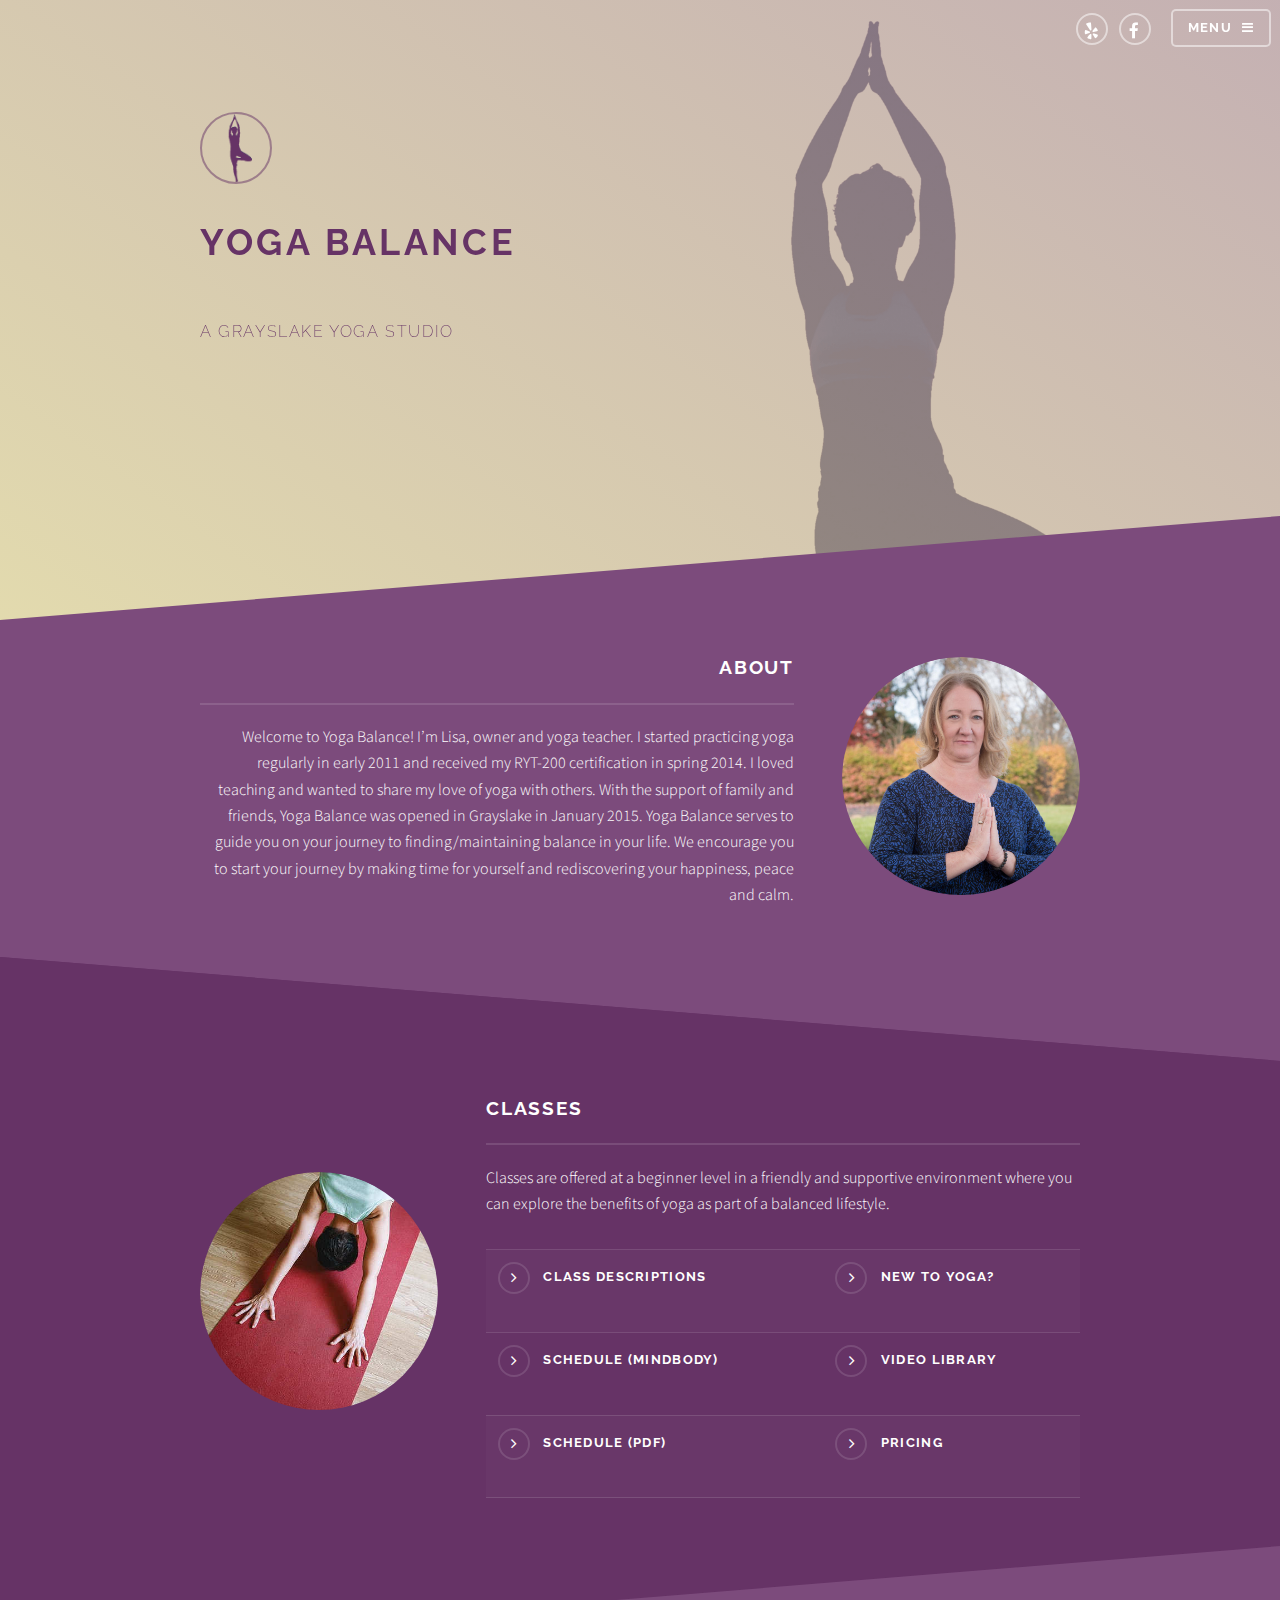
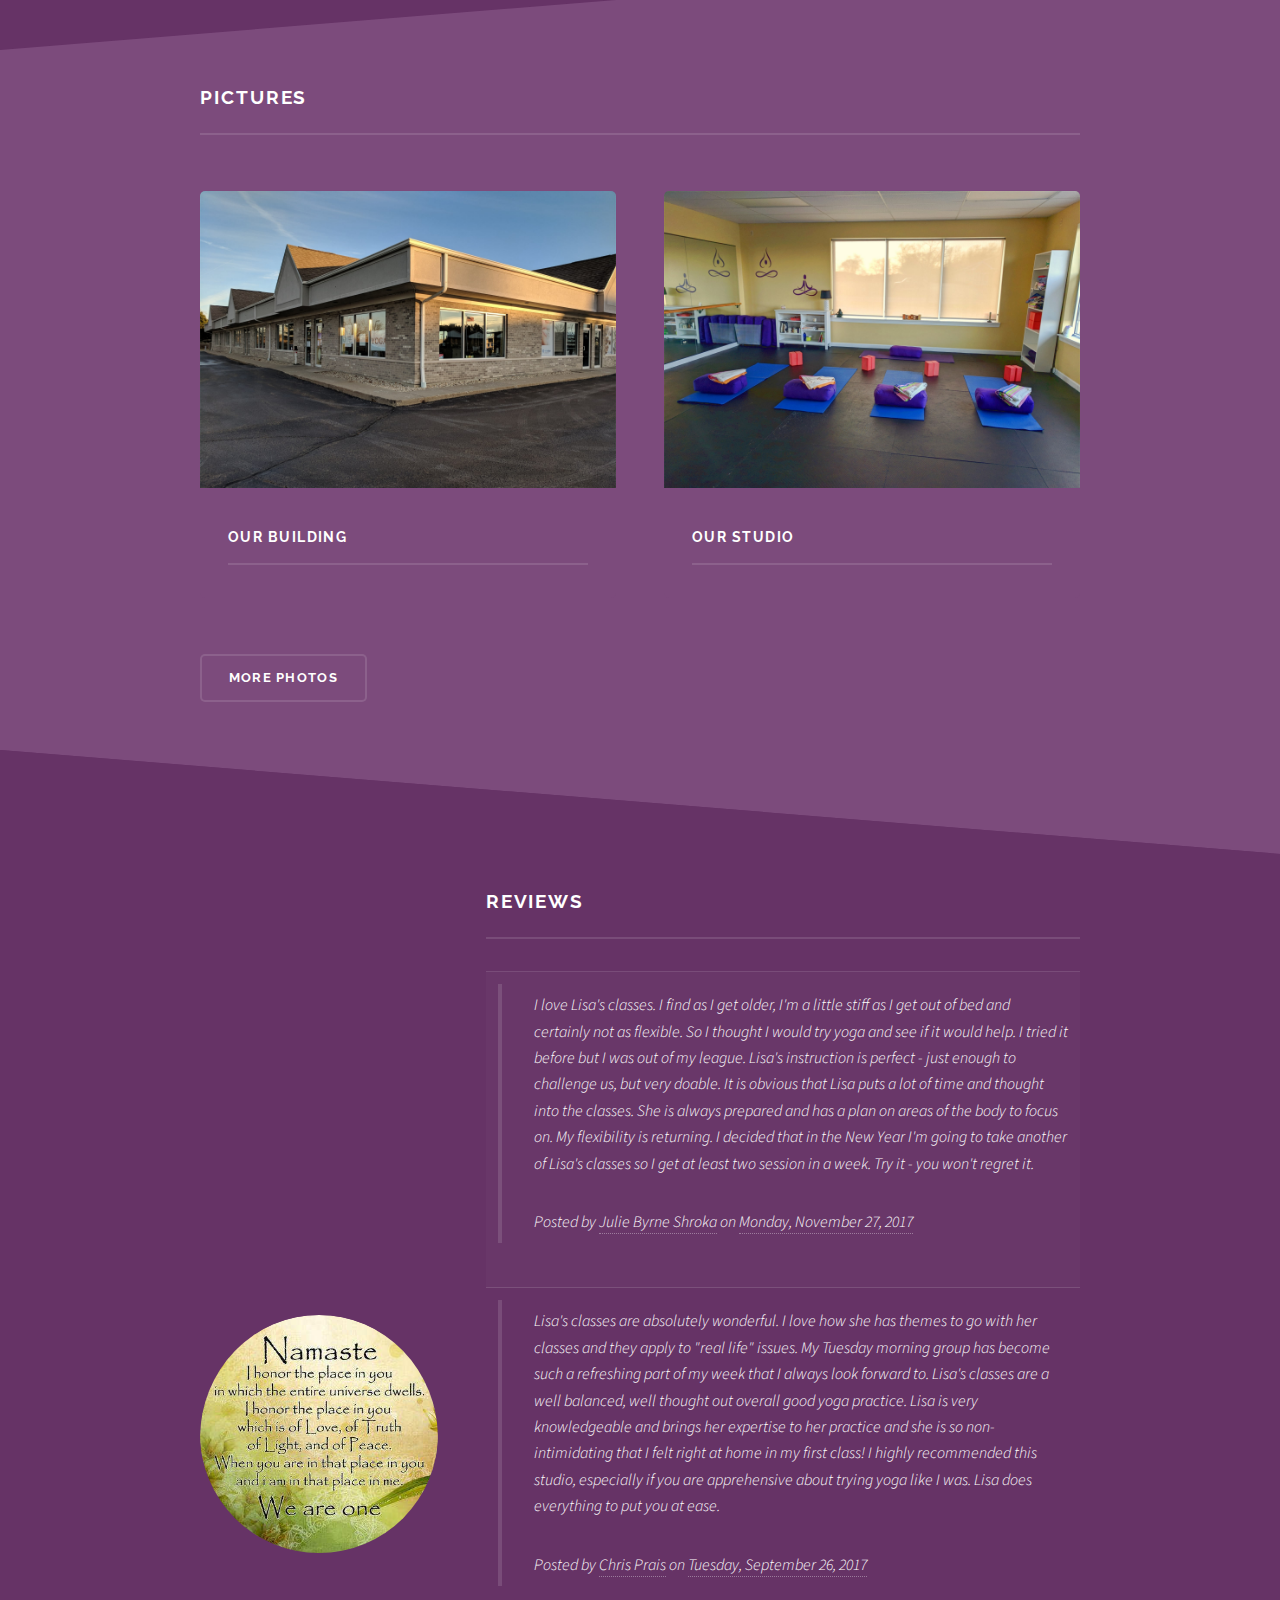
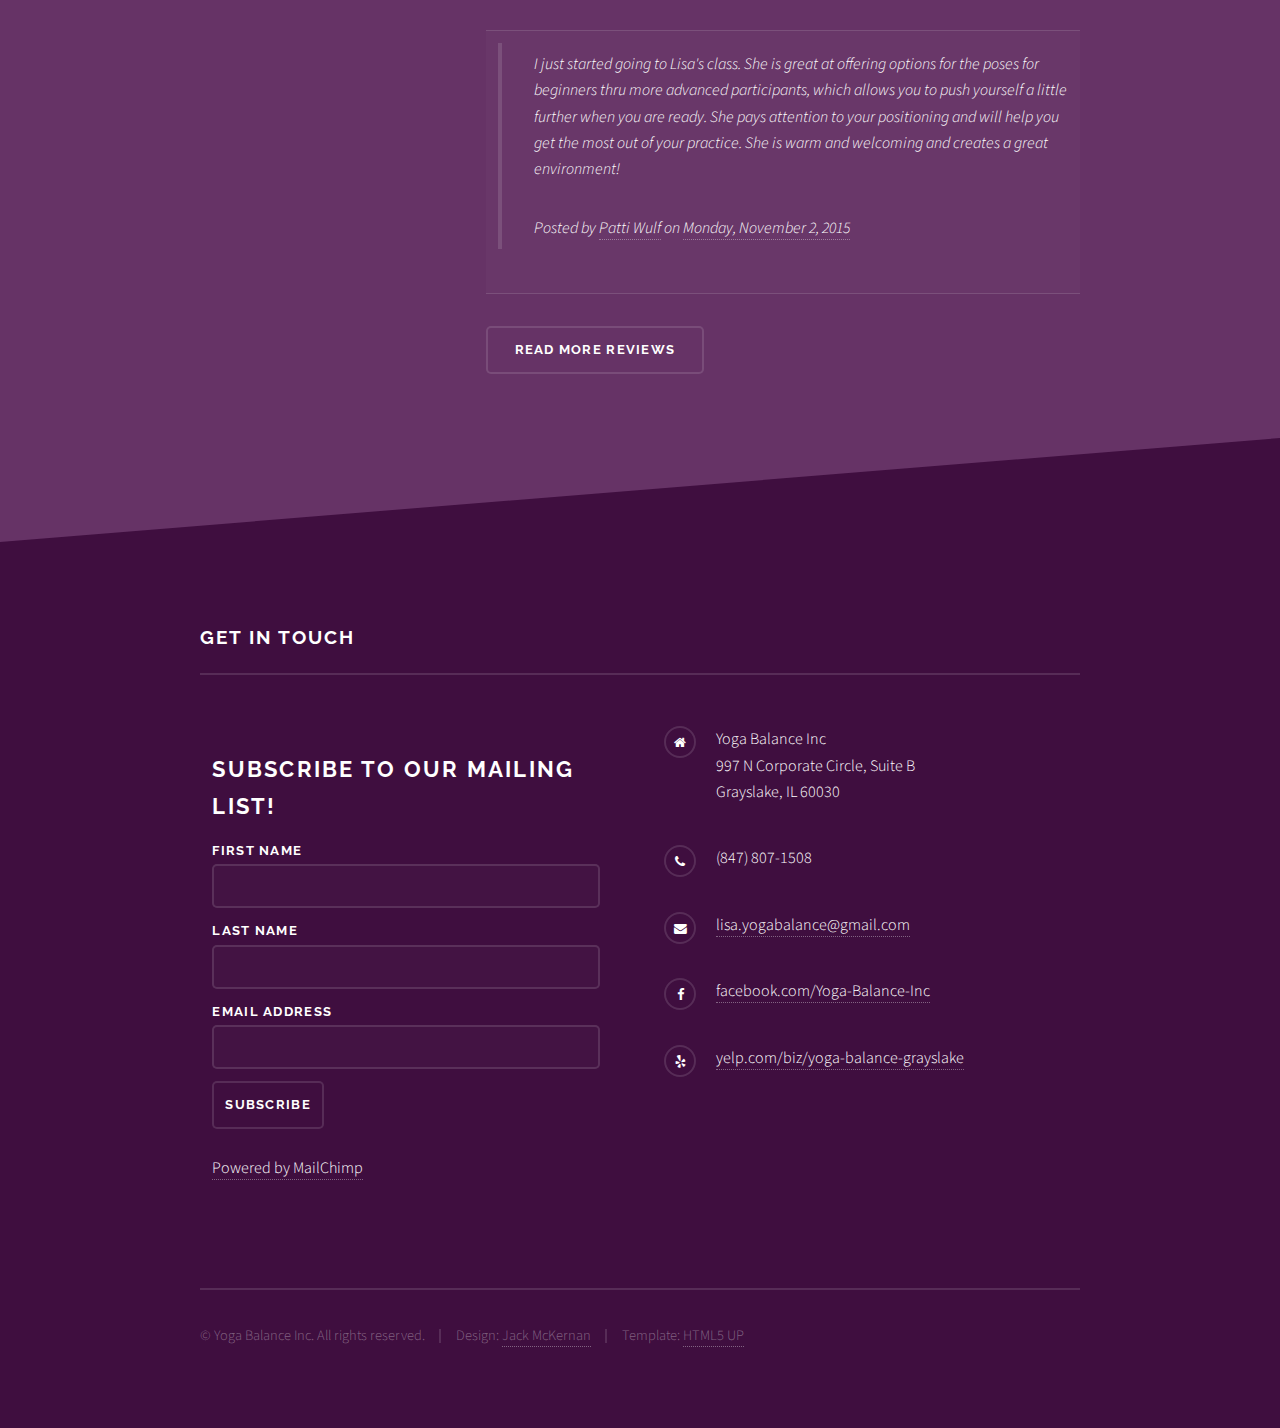
<file: index.html>
<!DOCTYPE HTML>
<html>
    <head>
        <title>Yoga Balance - Grayslake Yoga</title>
        <meta charset="utf-8" />
        <meta name="description" content="Yoga Balance serves to guide you on your journey to finding/maintaining balance in your life. We encourage you to start your journey by making time for yourself and rediscovering your happiness, peace and calm.">
        <meta name="viewport" content="width=device-width, initial-scale=1" />
        <!--[if lte IE 8]><script src="assets/js/ie/html5shiv.js"></script><![endif]-->
        <link rel="stylesheet" href="assets/css/main.css" />
        <!--[if lte IE 9]><link rel="stylesheet" href="assets/css/ie9.css" /><![endif]-->
        <!--[if lte IE 8]><link rel="stylesheet" href="assets/css/ie8.css" /><![endif]-->
        <link rel="stylesheet" href="assets/css/mailchimp.css" type="text/css" />
        <link rel="apple-touch-icon" sizes="57x57" href="images/favicon/apple-icon-57x57.png">
        <link rel="apple-touch-icon" sizes="60x60" href="images/favicon/apple-icon-60x60.png">
        <link rel="apple-touch-icon" sizes="72x72" href="images/favicon/apple-icon-72x72.png">
        <link rel="apple-touch-icon" sizes="76x76" href="images/favicon/apple-icon-76x76.png">
        <link rel="apple-touch-icon" sizes="114x114" href="images/favicon/apple-icon-114x114.png">
        <link rel="apple-touch-icon" sizes="120x120" href="images/favicon/apple-icon-120x120.png">
        <link rel="apple-touch-icon" sizes="144x144" href="images/favicon/apple-icon-144x144.png">
        <link rel="apple-touch-icon" sizes="152x152" href="images/favicon/apple-icon-152x152.png">
        <link rel="apple-touch-icon" sizes="180x180" href="images/favicon/apple-icon-180x180.png">
        <link rel="icon" type="image/png" sizes="192x192"  href="images/favicon/android-icon-192x192.png">
        <link rel="icon" type="image/png" sizes="32x32" href="images/favicon/favicon-32x32.png">
        <link rel="icon" type="image/png" sizes="96x96" href="images/favicon/favicon-96x96.png">
        <link rel="icon" type="image/png" sizes="16x16" href="images/favicon/favicon-16x16.png">
        <link rel="manifest" href="images/favicon/manifest.json">
        <meta name="msapplication-TileColor" content="#663366">
        <meta name="msapplication-TileImage" content="images/favicon/ms-icon-144x144.png">
        <meta name="theme-color" content="#663366">
    </head>
    <body>

        <!-- Page Wrapper -->
            <div id="page-wrapper">

                <!-- Header -->
                    <header id="header" class="alt">
                        <h1><a href="index.html">Yoga Balance</a></h1>
                        <nav>
                            <a href="https://www.yelp.com/biz/yoga-balance-grayslake" class="social" onclick="trackOutboundLink('Yelp - Header');" target="_blank">
                                <i class="fa fa-yelp fa-lg"></i>
                            </a>
                            <a href="https://www.facebook.com/Yoga-Balance-Inc-949307748415341/" class="social" onclick="trackOutboundLink('Facebook - Header');" target="_blank">
                                <i class="fa fa-facebook fa-lg"></i></a>&nbsp;&nbsp;
                            <a href="#menu">Menu</a>
                        </nav>
                    </header>

                <!-- Menu -->
                    <nav id="menu">
                        <div class="inner">
                            <h2>Menu</h2>
                            <ul class="links">
                                <li><a href="index.html">Home</a></li>
                                <li><a href="index.html#about">About</a></li>
                                <li><a href="index.html#classes">Classes</a></li>
                                <li><a href="newyoga.html">New to Yoga?</a></li>
                                <li><a href="index.html#pictures">Pictures</a></li>
                                <li><a href="index.html#contact">Contact</a></li>
                            </ul>
                            <a href="#" class="close">Close</a>
                        </div>
                    </nav>

                <!-- Banner -->
                    <section id="banner">
                        <div class="inner">
                            <div class="logo"><img class="icon" src="images/tree-pose-icon.png" alt="Lotus Pose"></span></div>
                            <h2>Yoga Balance</h2>
                            <p>A Grayslake Yoga Studio</a></p>
                        </div>
                    </section>

                <a name="about"></a>
                <!-- Wrapper -->
                    <section id="wrapper">

                        <!-- One -->
                            <section id="one" class="wrapper spotlight style1">
                                <div class="inner">
                                    <a href="imageview.html#new-2018/lisa/lisa-headshot.jpg" class="image"><img src="images/new-2018/lisa/lisa-headshot-cropped.jpg" alt="Lisa McKernan - Yoga Instructor" /></a>
                                    <div class="content">
                                        <h2 class="major">About</h2>
                                        <p>Welcome to Yoga Balance! I’m Lisa, owner and yoga teacher. I started practicing yoga regularly in early 2011 and received my RYT-200 certification in spring 2014.
                                           I loved teaching and wanted to share my love of yoga with others. <!---My husband, Joe, and I and our children have lived in Grayslake for over 20 years. --->With the support of family
                                           and friends, Yoga Balance was opened in Grayslake in January 2015. Yoga Balance serves to guide you on your journey to finding/maintaining balance in your life. We encourage you to start
                                           your journey by making time for yourself and rediscovering your happiness, peace and calm.</p>
                                        <!---<a href="#" class="special">Teachers</a>--->
                                    </div>
                                </div>
                            </section>

                        <a name="classes" class="anchor max"></a>
                        <!-- Two -->
                            <section id="two" class="wrapper alt spotlight style2">
                                <div class="inner">
                                    <a href="imageview.html#downward-dog-pose-1920x1282.jpg" class="image"><img src="images/downward-dog-pose-square.jpg" alt="Yoga Mat in Studio" /></a>
                                    <div class="content">
                                        <h2 class="major">Classes</h2>
                                        <p>Classes are offered at a beginner level in a friendly and supportive environment where you can explore the benefits of yoga as part of a balanced lifestyle.</p>
                                        <table>
                                            <tr>
                                                <td>
                                                    <a href="downloads/class-descriptions-yoga-balance.pdf" onclick="trackPDFOpen('Class Descriptions - Home');" target="_blank" class="special">Class Descriptions</a>
                                                </td>
                                                <td>
                                                    <a href="newyoga.html" class="special">New to Yoga?</a>
                                                </td>
                                            </tr>
                                            <tr>
                                                <td>
                                                    <a href="https://mindbody.io/locations/yoga-balance-grayslake-il" onclick="trackOutboundLink('MindBody');" target="_blank" class="special">Schedule (MindBody)</a>
                                                </td>
                                                <td>
                                                    <a href="https://video.mindbody.io/studios/543701/videos" onclick="trackOutboundLink('MindBody - Videos');" target="_blank" class="special">Video Library</a>
                                                </td>
                                            </tr>
                                            <tr>
                                                <td>
                                                    <a href="https://drive.google.com/file/d/1YgH1ss8-p3F7ACR1DGDnyuEhSBH4fgJx/view" onclick="trackPDFOpen('Schedule - Home');" target="_blank" class="special">Schedule (PDF)</a>
                                                </td>
                                                <td>
                                                    <a href="downloads/pricing-yoga-balance.pdf" onclick="trackPDFOpen('Pricing - Home');" target="_blank" class="special">Pricing</a>
                                                </td>
                                            </tr>
                                        </table>
                                    </div>
                                </div>
                            </section>

                        <a name="pictures" class="anchor min"></a>
                        <!-- Three -->
                            <section id="three" class="wrapper style3">
                                <div class="inner">
                                    <h2 class="major">Pictures</h2>
                                    <p></p>
                                    <section class="features">
                                        <article>
                                            <a href="imageview.html#new-2018/studio-exterior-from-corner-1920x1372.jpg" class="image"><img src="images/new-2018/studio-exterior-from-corner-1920x1372.jpg" alt="Yoga Balance - Grayslake Building" title="Yoga Balance - Grayslake Building"/></a>
                                            <h3 class="major">Our Building</h3>
                                            <p></p>
                                            <!---<a href="teacher.html" class="special">Teachers</a>--->
                                        </article>
                                        <article>
                                            <a href="imageview.html#new-2018/studio-interior-shallow-angled-1920x1372.jpg" class="image"><img src="images/new-2018/studio-interior-shallow-angled-1920x1372.jpg" alt="Yoga Balance - Inside the Studio" title="Yoga Balance - Inside the Studio" /></a>
                                            <h3 class="major">Our Studio</h3>
                                            <p></p>
                                            <!---<a href="#" class="special">Studio</a>--->
                                        </article>
                                    </section>
                                    <ul class="actions">
                                        <li><a href="pictures.html" class="button">More Photos</a></li>
                                    </ul>
                                </div>
                            </section>

                    <a name="reviews" class="anchor"></a>
                    <!-- Four -->
                            <section id="four" class="wrapper alt spotlight style2">
                                <div class="inner">
                                    <a href="imageview.html#namaste.jpg" class="image"><img src="images/namaste-square.jpg" alt="Namaste Quote" /></a>
                                    <div class="content">
                                        <h2 class="major">Reviews</h2>
                                        <p></p>
                                        <table>
                                            <tr>
                                                <td>
                                                    <blockquote cite="https://www.facebook.com/julie.shroka/posts/10100397584301615:0"><p>I love Lisa's classes. I find as I get older, I'm a little stiff as I get out of bed and certainly not as flexible. So I thought I would try yoga and see if it would help. I tried it before but I was out of my league. Lisa's instruction is perfect - just enough to challenge us, but very doable. It is obvious that Lisa puts a lot of time and thought into the classes. She is always prepared and has a plan on areas of the body to focus on. My flexibility is returning. I decided that in the New Year I'm going to take another of Lisa's classes so I get at least two session in a week. Try it - you won't regret it.</p>Posted by <a href="https://www.facebook.com/julie.shroka?hc_ref=ARTQjT_08KqIkz2QJRoO6ImKBn4F9Rc40vNlUFE7BQlnQkb1Mb3eVRofAKgspTDxkQo" target="_blank">Julie Byrne Shroka</a> on&nbsp;<a href="https://www.facebook.com/julie.shroka/posts/10100397584301615:0" target="_blank">Monday, November 27, 2017</a></blockquote>
                                                </td>
                                            </tr>
                                            <tr>
                                                <td>
                                                    <blockquote cite="https://www.facebook.com/chris.prais/posts/10214280796682640:0"><p>Lisa's classes are absolutely wonderful. I love how she has themes to go with her classes and they apply to "real life" issues. My Tuesday morning group has become such a refreshing part of my week that I always look forward to. Lisa's classes are a well balanced, well thought out overall good yoga practice. Lisa is very knowledgeable and brings her expertise to her practice and she is so non-intimidating that I felt right at home in my first class! I highly recommended this studio, especially if you are apprehensive about trying yoga like I was. Lisa does everything to put you at ease.</p>Posted by <a href="https://www.facebook.com/chris.prais" target="_blank">Chris Prais</a> on&nbsp;<a href="https://www.facebook.com/chris.prais/posts/10214280796682640:0" target="_blank">Tuesday, September 26, 2017</a></blockquote>
                                                </td>
                                            </tr>
                                            <tr>
                                                <td>
                                                    <blockquote cite="https://www.facebook.com/patti.wulf/posts/10208113784030215:0"><p>I just started going to Lisa&#039;s class. She is great at offering options for the poses for beginners thru more advanced participants, which allows you to push yourself a little further when you are ready. She pays attention to your positioning and will help you get the most out of your practice. She is warm and welcoming and creates a great environment!</p>Posted by <a href="https://www.facebook.com/patti.wulf" target="_blank">Patti Wulf</a> on&nbsp;<a href="https://www.facebook.com/patti.wulf/posts/10208113784030215:0" target="_blank">Monday, November 2, 2015</a></blockquote>
                                                </td>
                                            </tr>
                                        </table>
                                        <ul class="actions">
                                            <li><a href="https://www.facebook.com/Yoga-Balance-Inc-949307748415341/reviews" onclick="trackOutboundLink('Facebook - All Reviews');" target="_blank" class="button">Read more reviews</a></li>
                                        </ul>
                                        <div style="padding-bottom: 1em;"></div>
                                    </div>
                                </div>
                            </section>

                <a name="contact" class="anchor"></a>
                <!-- Footer -->
                    <section id="footer">
                        <div class="inner">
                            <h2 class="major">Get in touch</h2>
                            <p></p>

                            <!-- Begin MailChimp Signup Form -->
                            <div class="mailchimp" id="mc_embed_signup">
                                <form action="//facebook.us11.list-manage.com/subscribe/post?u=7d18fc5a03ab56d88426b1f19&amp;id=a3d60e38d9" method="post" id="mc-embedded-subscribe-form" name="mc-embedded-subscribe-form" class="validate" onsubmit="trackFormSubmission('Mailchimp Subscription - Home');" target="_blank" novalidate>
                                    <div id="mc_embed_signup_scroll">
                                        <h2>Subscribe to our mailing list!</h2>
                                        <div class="mc-field-group">
                                            <label for="mce-FNAME">First Name </label>
                                            <input type="text" value="" name="FNAME" class="required" id="mce-FNAME">
                                        </div>
                                        <div class="mc-field-group">
                                            <label for="mce-LNAME">Last Name </label>
                                            <input type="text" value="" name="LNAME" class="required" id="mce-LNAME">
                                        </div>
                                        <div class="mc-field-group">
                                            <label for="mce-EMAIL">Email Address </label>
                                            <input type="email" value="" name="EMAIL" class="required email" id="mce-EMAIL">
                                        </div>
                                        <div id="mce-responses" class="clear">
                                            <div class="response" id="mce-error-response" style="display:none"></div>
                                            <div class="response" id="mce-success-response" style="display:none"></div>
                                        </div>
                                        <div style="position: absolute; left: -5000px;" aria-hidden="true"><input type="text" name="b_7d18fc5a03ab56d88426b1f19_a3d60e38d9" tabindex="-1" value=""></div>
                                        <div class="clear"><input type="submit" value="Subscribe" name="subscribe" id="mc-embedded-subscribe" class="button"></div>
                                    </div><br />
                                    <a href="https://eepurl.com/b7yUxL" target="_blank">Powered by MailChimp</a>
                                </form>
                            </div>
                            <!--End MailChimp Signup Form-->

                            <ul class="contact">
                                <li class="fa-home">
                                    Yoga Balance Inc<br />
                                    997 N Corporate Circle, Suite B<br />
                                    Grayslake, IL 60030
                                </li>
                                <li class="fa-phone">(847) 807-1508</li>
                                <li class="fa-envelope"><a href="mailto:lisa.yogabalance@gmail.com" target="_blank">lisa.yogabalance@gmail.com</a></li>
                                <li class="fa-facebook"><a href="https://www.facebook.com/Yoga-Balance-Inc-949307748415341/" onclick="trackOutboundLink('Facebook - Footer');" target="_blank">facebook.com/Yoga-Balance-Inc</a></li>
                                <li class="fa-yelp"><a href="https://www.yelp.com/biz/yoga-balance-grayslake" onclick="trackOutboundLink('Yelp - Footer');" target="_blank">yelp.com/biz/yoga-balance-grayslake</a></li>
                            </ul>
                            <ul class="copyright">
                                <li>&copy; Yoga Balance Inc. All rights reserved.</li><li>Design: <a href="mailto:jack.yogabalance@gmail.com" target="_blank">Jack McKernan</a></li><li>Template: <a href="https://html5up.net" target="_blank">HTML5 UP</a></li>
                            </ul>
                        </div>
                    </section>
                </section>

            </div>

        <!-- Scripts -->
            <script src="assets/js/skel.min.js"></script>
            <script src="assets/js/jquery.min.js"></script>
            <script src="assets/js/jquery.scrollex.min.js"></script>
            <script src="assets/js/util.js"></script>
            <!--[if lte IE 8]><script src="assets/js/ie/respond.min.js"></script><![endif]-->
            <script src="assets/js/main.js"></script>
            <script>
                (function (i, s, o, g, r, a, m) {
                    i['GoogleAnalyticsObject'] = r; i[r] = i[r] || function () {
                        (i[r].q = i[r].q || []).push(arguments)
                    }, i[r].l = 1 * new Date(); a = s.createElement(o),
                m = s.getElementsByTagName(o)[0]; a.async = 1; a.src = g; m.parentNode.insertBefore(a, m)
                })(window, document, 'script', 'https://www.google-analytics.com/analytics.js', 'ga');

                ga('create', 'UA-80975712-1', 'auto');
                ga('send', 'pageview');
                setTimeout("ga('send', 'event', 'Homepage Engagement', 'time on page more than 30 seconds', 'Homepage Engagement')", 30000);
            </script>
            <script>
                var trackOutboundLink = function(name) {
                    ga('send', 'event', 'Outbound Links', 'click', name, {'transport': 'beacon'});
                }

                var trackPDFOpen = function(name) {
                    ga('send', 'pageview', '/downloads/' + name);
                    ga('send', 'event', 'Downloads', 'pdf open', name, {'transport': 'beacon'});
                }

                var trackFormSubmission = function(name) {
                    ga('send', 'event', 'Forms', 'submit', name, {'transport': 'beacon'});
                }
            </script>

    </body>
</html>
<!--
    Solid State by HTML5 UP
    html5up.net | @n33co
    Free for personal and commercial use under the CCA 3.0 license (html5up.net/license)
-->
</file>
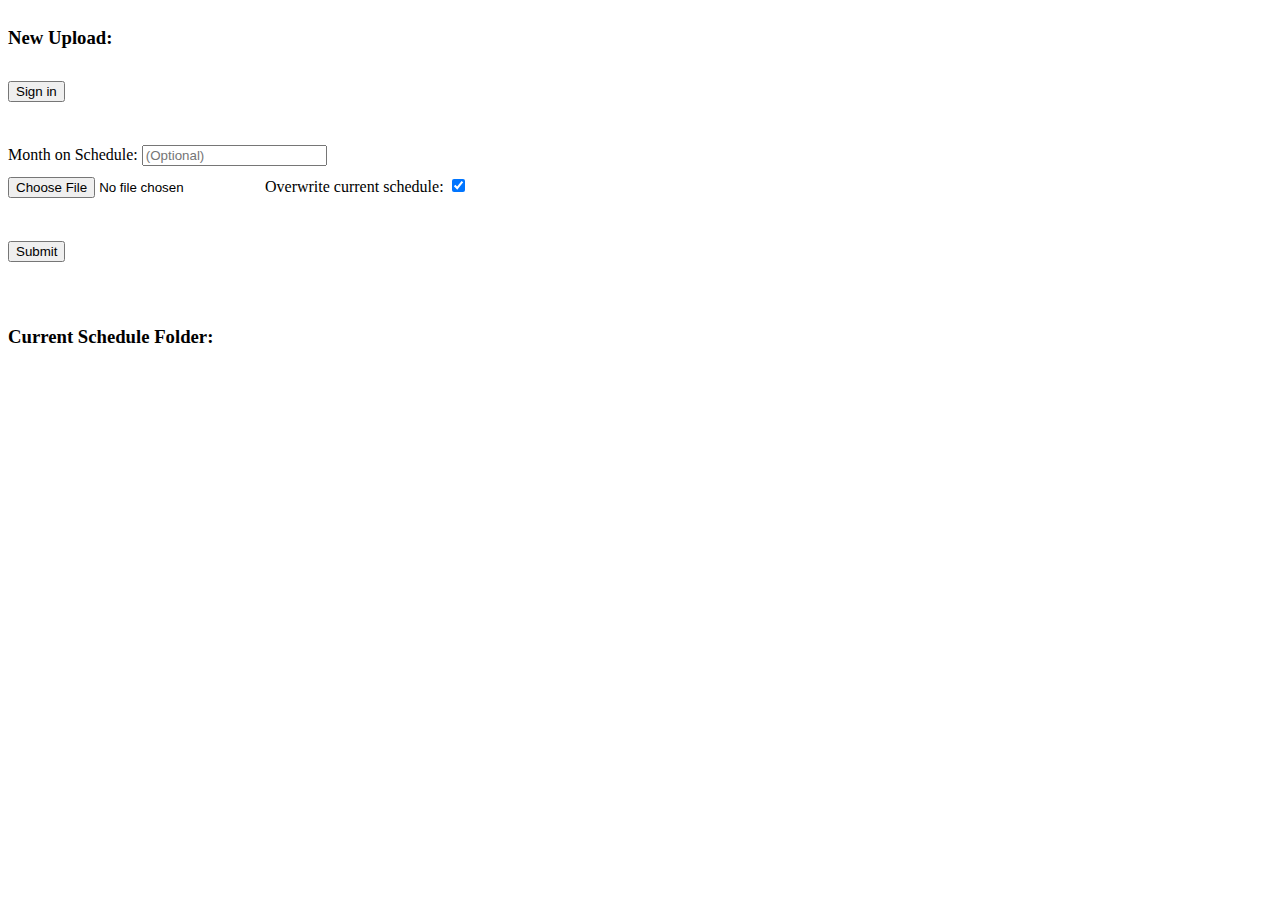
<file: drive-api/index.html>
<!DOCTYPE html>

<html lang="en">
    <head>
        <meta charset="utf-8" />
        <title>Schedule Upload - Yoga Balance</title>
        <style>
            body {
                line-height: 2;
            }
            table, th, td {
                border: 1px solid black;
                border-collapse: collapse;
            }

            .red-text {
                color: red;
            }
            .bold {
                font-weight: bold;
            }
        </style>
    </head>
    <body>
        <h3>New Upload:</h3>

        <div>
            <button id="drive_auth_button">Sign in</button>
        </div>
        <br>

        <label>Month on Schedule:</label>
        <input id="month_input" type="text" placeholder="(Optional)"><br>
        <input id="file_input" type="file" accept=".pdf" required>

        <label>Overwrite current schedule:</label>
        <input id="overwrite_current" type="checkbox" checked>
        <br>
        <br>

        <button id="submit_button" type="button">Submit</button>

        <div id="status_box">&nbsp;</div>

        <h3>Current Schedule Folder:</h3>

        <!--- Filled by drive.js --->
        <table id="file_viewer" width="100%"></table>

        <script src="drive.js"></script>
        <script async defer
            src="https://apis.google.com/js/api.js"
            onload="this.onload=function(){}; gapiReady();"
            onreadystatechange="if (this.readyState === 'complete') this.onload()">
        </script>

    </body>
</html>
</file>
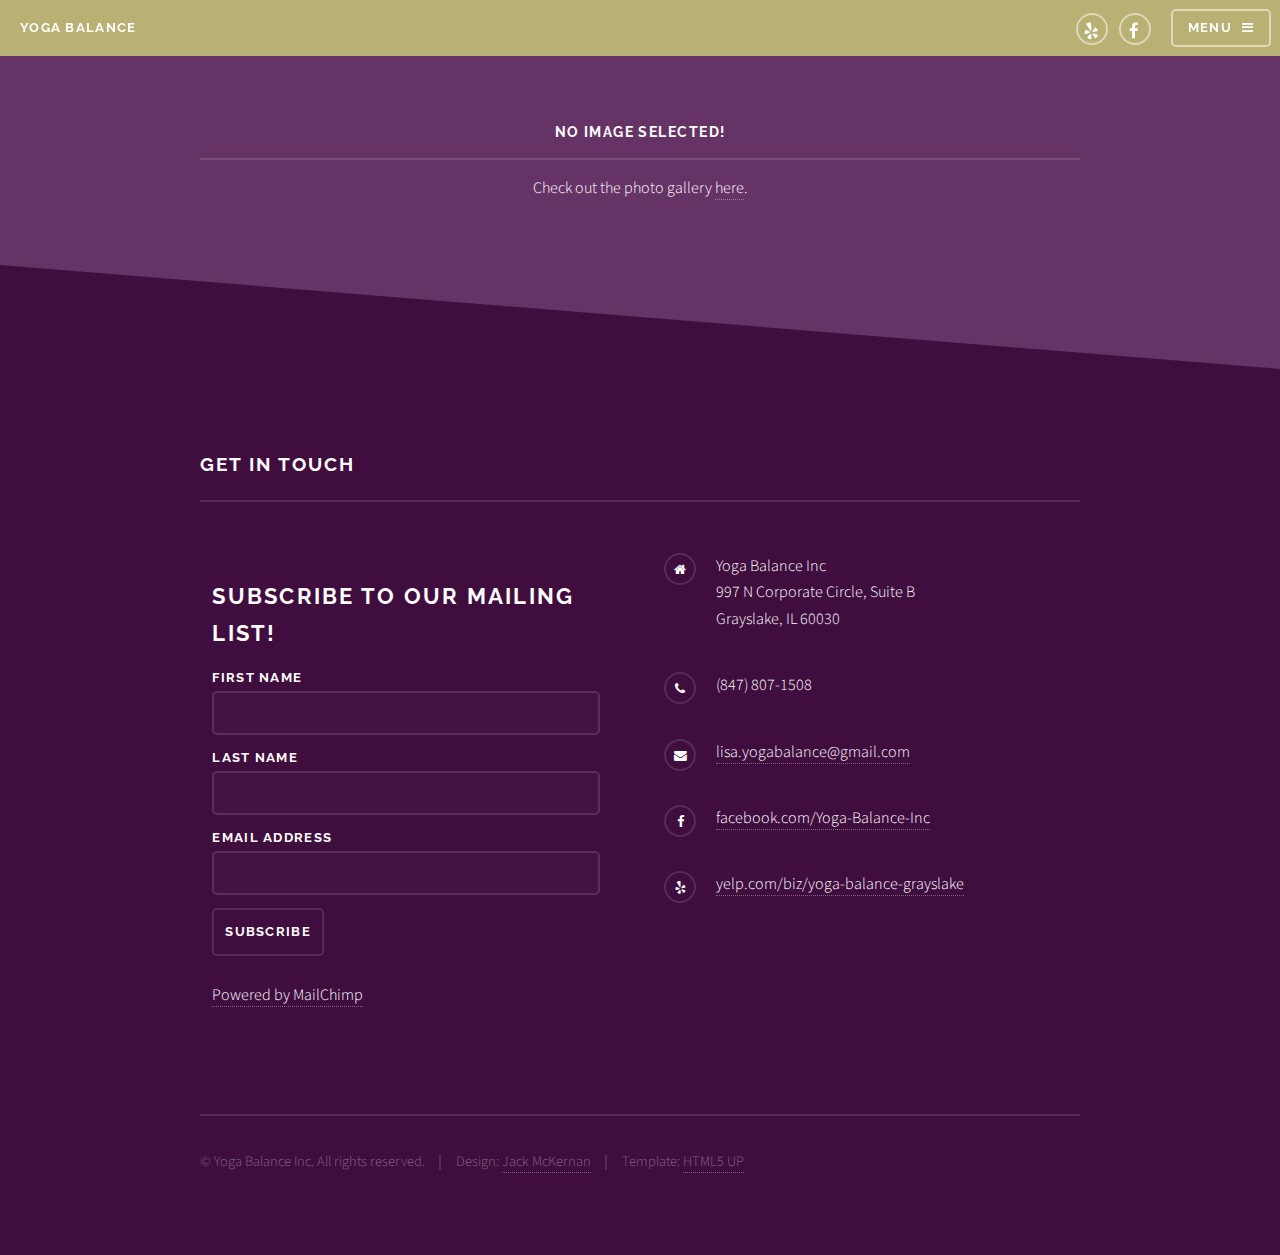
<file: imageview.html>
<!DOCTYPE HTML>
<html>
    <head>
        <title>View Image - Yoga Balance</title>
        <meta charset="utf-8" />
        <meta name="viewport" content="width=device-width, initial-scale=1" />
        <!--[if lte IE 8]><script src="assets/js/ie/html5shiv.js"></script><![endif]-->
        <link rel="stylesheet" href="assets/css/main.css" />
        <!--[if lte IE 9]><link rel="stylesheet" href="assets/css/ie9.css" /><![endif]-->
        <!--[if lte IE 8]><link rel="stylesheet" href="assets/css/ie8.css" /><![endif]-->
        <link rel="stylesheet" href="assets/css/mailchimp.css" type="text/css" />
        <link rel="apple-touch-icon" sizes="57x57" href="images/favicon/apple-icon-57x57.png">
        <link rel="apple-touch-icon" sizes="60x60" href="images/favicon/apple-icon-60x60.png">
        <link rel="apple-touch-icon" sizes="72x72" href="images/favicon/apple-icon-72x72.png">
        <link rel="apple-touch-icon" sizes="76x76" href="images/favicon/apple-icon-76x76.png">
        <link rel="apple-touch-icon" sizes="114x114" href="images/favicon/apple-icon-114x114.png">
        <link rel="apple-touch-icon" sizes="120x120" href="images/favicon/apple-icon-120x120.png">
        <link rel="apple-touch-icon" sizes="144x144" href="images/favicon/apple-icon-144x144.png">
        <link rel="apple-touch-icon" sizes="152x152" href="images/favicon/apple-icon-152x152.png">
        <link rel="apple-touch-icon" sizes="180x180" href="images/favicon/apple-icon-180x180.png">
        <link rel="icon" type="image/png" sizes="192x192"  href="images/favicon/android-icon-192x192.png">
        <link rel="icon" type="image/png" sizes="32x32" href="images/favicon/favicon-32x32.png">
        <link rel="icon" type="image/png" sizes="96x96" href="images/favicon/favicon-96x96.png">
        <link rel="icon" type="image/png" sizes="16x16" href="images/favicon/favicon-16x16.png">
        <link rel="manifest" href="images/favicon/manifest.json">
        <meta name="msapplication-TileColor" content="#663366">
        <meta name="msapplication-TileImage" content="images/favicon/ms-icon-144x144.png">
        <meta name="theme-color" content="#663366">
    </head>
    <body>

        <!-- Page Wrapper -->
            <div id="page-wrapper">

                <!-- Header -->
                    <header id="header">
                        <h1><a href="index.html">Yoga Balance</a></h1>
                        <nav>
                            <a href="https://www.yelp.com/biz/yoga-balance-grayslake" class="social" onclick="trackOutboundLink('Yelp - Header');" target="_blank">
                                <i class="fa fa-yelp fa-lg"></i>
                            </a>
                            <a href="https://www.facebook.com/Yoga-Balance-Inc-949307748415341/" class="social" onclick="trackOutboundLink('Facebook - Header');" target="_blank">
                                <i class="fa fa-facebook fa-lg"></i></a>&nbsp;&nbsp;
                            <a href="#menu">Menu</a>
                        </nav>
                    </header>

                <!-- Menu -->
                    <nav id="menu">
                        <div class="inner">
                            <h2>Menu</h2>
                            <ul class="links">
                                <li><a href="index.html">Home</a></li>
                                <li><a href="index.html#about">About</a></li>
                                <li><a href="index.html#classes">Classes</a></li>
                                <!---<li><a href="faq.html">New to Yoga?</a></li>--->
                                <li><a href="index.html#pictures">Pictures</a></li>
                                <li><a href="index.html#contact">Contact</a></li>
                            </ul>
                            <a href="#" class="close">Close</a>
                        </div>
                    </nav>


                        <!-- Content -->
                            <div class="wrapper">
                                <div class="inner">
                                    <div style="margin-bottom: 3em; margin-top: -1em; text-align: center;">
                                        <div id="image_content_container">
                                            <h3 class="major">Loading...</h3>
                                        </div>
                                    </div>
                                </div>
                            </div>

                    </section>

                <a name="contact" class="anchor"></a>
                <!-- Footer -->
                    <section id="footer">
                        <div class="inner">
                            <h2 class="major">Get in touch</h2>
                            <p></p>

                            <!-- Begin MailChimp Signup Form -->
                            <div class="mailchimp" id="mc_embed_signup">
                                <form action="//facebook.us11.list-manage.com/subscribe/post?u=7d18fc5a03ab56d88426b1f19&amp;id=a3d60e38d9" method="post" id="mc-embedded-subscribe-form" name="mc-embedded-subscribe-form" class="validate" onsubmit="trackFormSubmission('Mailchimp Subscription - Image View');" target="_blank" novalidate>
                                    <div id="mc_embed_signup_scroll">
                                        <h2>Subscribe to our mailing list!</h2>
                                        <div class="mc-field-group">
                                            <label for="mce-FNAME">First Name </label>
                                            <input type="text" value="" name="FNAME" class="required" id="mce-FNAME">
                                        </div>
                                        <div class="mc-field-group">
                                            <label for="mce-LNAME">Last Name </label>
                                            <input type="text" value="" name="LNAME" class="required" id="mce-LNAME">
                                        </div>
                                        <div class="mc-field-group">
                                            <label for="mce-EMAIL">Email Address </label>
                                            <input type="email" value="" name="EMAIL" class="required email" id="mce-EMAIL">
                                        </div>
                                        <div id="mce-responses" class="clear">
                                            <div class="response" id="mce-error-response" style="display:none"></div>
                                            <div class="response" id="mce-success-response" style="display:none"></div>
                                        </div>
                                        <div style="position: absolute; left: -5000px;" aria-hidden="true"><input type="text" name="b_7d18fc5a03ab56d88426b1f19_a3d60e38d9" tabindex="-1" value=""></div>
                                        <div class="clear"><input type="submit" value="Subscribe" name="subscribe" id="mc-embedded-subscribe" class="button"></div>
                                    </div><br />
                                    <a href="https://eepurl.com/b7yUxL" target="_blank">Powered by MailChimp</a>
                                </form>
                            </div>
                            <!--End MailChimp Signup Form-->

                            <ul class="contact">
                                <li class="fa-home">
                                    Yoga Balance Inc<br />
                                    997 N Corporate Circle, Suite B<br />
                                    Grayslake, IL 60030
                                </li>
                                <li class="fa-phone">(847) 807-1508</li>
                                <li class="fa-envelope"><a href="mailto:lisa.yogabalance@gmail.com" target="_blank">lisa.yogabalance@gmail.com</a></li>
                                <li class="fa-facebook"><a href="https://www.facebook.com/Yoga-Balance-Inc-949307748415341/" onclick="trackOutboundLink('Facebook - Footer');" target="_blank">facebook.com/Yoga-Balance-Inc</a></li>
                                <li class="fa-yelp"><a href="https://www.yelp.com/biz/yoga-balance-grayslake" onclick="trackOutboundLink('Yelp - Footer');" target="_blank">yelp.com/biz/yoga-balance-grayslake</a></li>
                            </ul>
                            <ul class="copyright">
                                <li>&copy; Yoga Balance Inc. All rights reserved.</li><li>Design: <a href="mailto:jack.yogabalance@gmail.com" target="_blank">Jack McKernan</a></li><li>Template: <a href="https://html5up.net" target="_blank">HTML5 UP</a></li>
                            </ul>
                        </div>
                    </section>

            </div>

        <!-- Scripts -->
            <script src="assets/js/skel.min.js"></script>
            <script src="assets/js/jquery.min.js"></script>
            <script src="assets/js/jquery.scrollex.min.js"></script>
            <script src="assets/js/util.js"></script>
            <!--[if lte IE 8]><script src="assets/js/ie/respond.min.js"></script><![endif]-->
            <script src="assets/js/main.js"></script>
            <script>

                container = document.getElementById("image_content_container");
                container_text = container.getElementsByTagName("h3")[0];
                container_content = null;
                validExt = [".jpg", ".jpeg", ".png", ".gif", ".bmp"];

                String.prototype.ucwords = function() {
                    words = this.split(' ');

                    for (var i = 0; i < words.length; i++) {
                        words[i] = words[i].charAt(0).toUpperCase() + words[i].substr(1);
                    }

                    return words.join(' ');
                }

                function updateText(msg) {
                    container_text.innerHTML = msg;
                }

                function processHash()  {
                    hash = window.location.hash;

                    if (container_content) {
                        container_content.remove();
                        container_content = null;
                    }

                    if (hash) {

                        // Strip hash
                        filePath = hash.substr(1);

                        fileExt = filePath.substr(filePath.lastIndexOf('.'));

                        if (validExt.indexOf(fileExt) >= 0) {

                            // Strip extension
                            displayName = filePath.substr(0, filePath.lastIndexOf('.'));

                            // Strip leading path
                            if (displayName.indexOf('/') >= 0) {
                                displayName = displayName.substr(displayName.lastIndexOf('/') + 1);
                            }

                            // Hyphens to spaces
                            displayName = displayName.replace(/-/g, ' ');

                            // Remove image dimensions
                            displayName = displayName.replace(/(\d)+x(\d)+/g, '');

                            displayName = displayName.trim();
                            displayName = displayName.ucwords();

                            fullPath = "images/" + filePath;

                            var xhr = new XMLHttpRequest();
                            xhr.open("HEAD", fullPath);
                            xhr.onreadystatechange = function() {
                                if (xhr.readyState === 4 && xhr.status === 200) {
                                    link = document.createElement('a');
                                    link.href = fullPath;
                                    link.className = 'image';

                                    img = document.createElement('img');
                                    img.src = fullPath;
                                    img.alt = displayName;
                                    img.style.maxWidth = '100%';
                                    img.style.maxHeight = '70vh';

                                    updateText(displayName);

                                    link.appendChild(img);
                                    container.appendChild(link);

                                    document.title = displayName + " - Yoga Balance";

                                    container_content = link;

                                } else if (xhr.readyState === 4) {
                                    updateText("Sorry, we couldn't find the file you're looking for.");
                                    return
                                }
                            }
                            xhr.send();

                        } else {
                            updateText("Sorry, the requested file does not have a valid extension!");
                            return;
                        }
                    } else {
                        updateText("No image selected!");

                        p = document.createElement('p');
                        p.innerHTML = 'Check out the photo gallery <a href="pictures.html">here</a>.';
                        container.appendChild(p);

                        container_content = p;

                        return
                    }
                }

                processHash();
                window.addEventListener("hashchange", processHash);

            </script>
            <script>
                (function (i, s, o, g, r, a, m) {
                    i['GoogleAnalyticsObject'] = r; i[r] = i[r] || function () {
                        (i[r].q = i[r].q || []).push(arguments)
                    }, i[r].l = 1 * new Date(); a = s.createElement(o),
                m = s.getElementsByTagName(o)[0]; a.async = 1; a.src = g; m.parentNode.insertBefore(a, m)
                })(window, document, 'script', 'https://www.google-analytics.com/analytics.js', 'ga');

                ga('create', 'UA-80975712-1', 'auto');
                ga('send', 'pageview');
            </script>
            <script>
                var trackOutboundLink = function(name) {
                    ga('send', 'event', 'Outbound Links', 'click', name, {'transport': 'beacon'});
                }

                var trackPDFOpen = function(name) {
                    ga('send', 'pageview', '/downloads/' + name);
                    ga('send', 'event', 'Downloads', 'pdf open', name, {'transport': 'beacon'});
                }

                var trackFormSubmission = function(name) {
                    ga('send', 'event', 'Forms', 'submit', name, {'transport': 'beacon'});
                }
            </script>

    </body>
</html>
<!--
    Solid State by HTML5 UP
    html5up.net | @n33co
    Free for personal and commercial use under the CCA 3.0 license (html5up.net/license)
-->
</file>
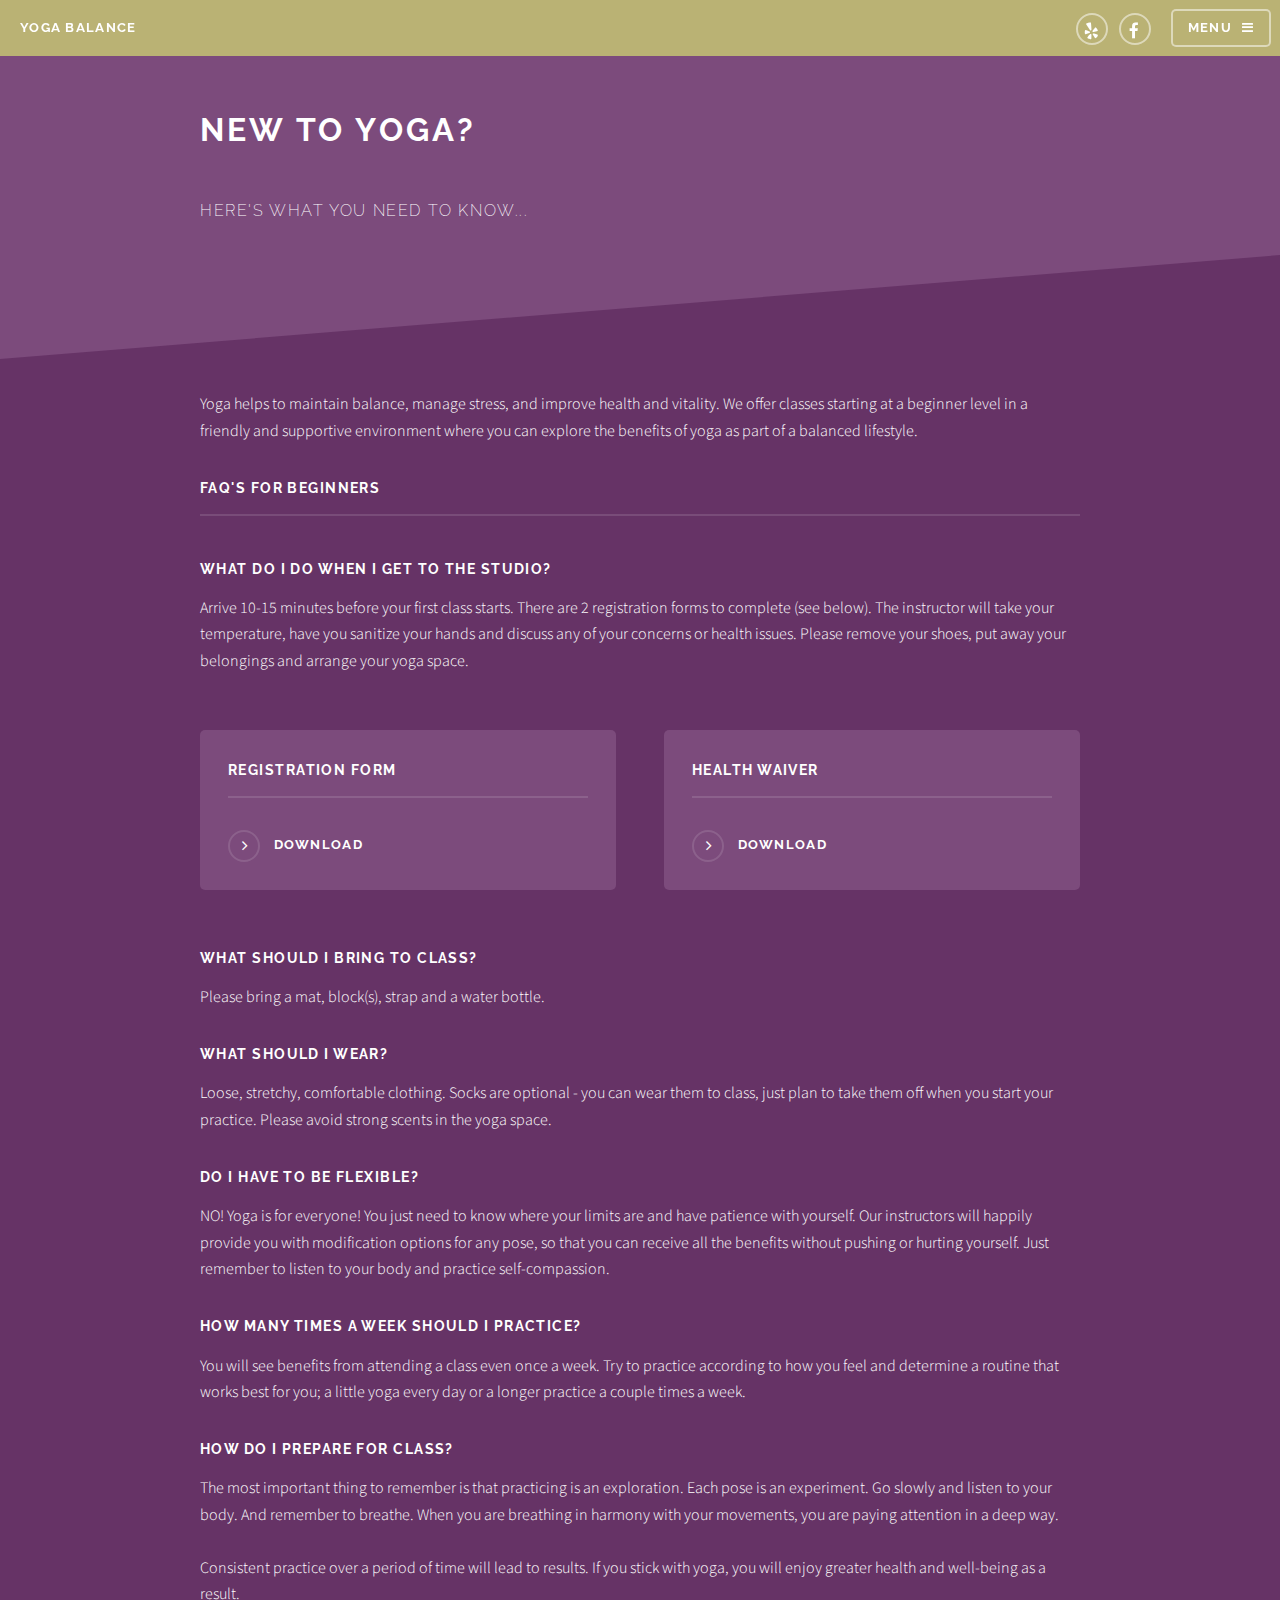
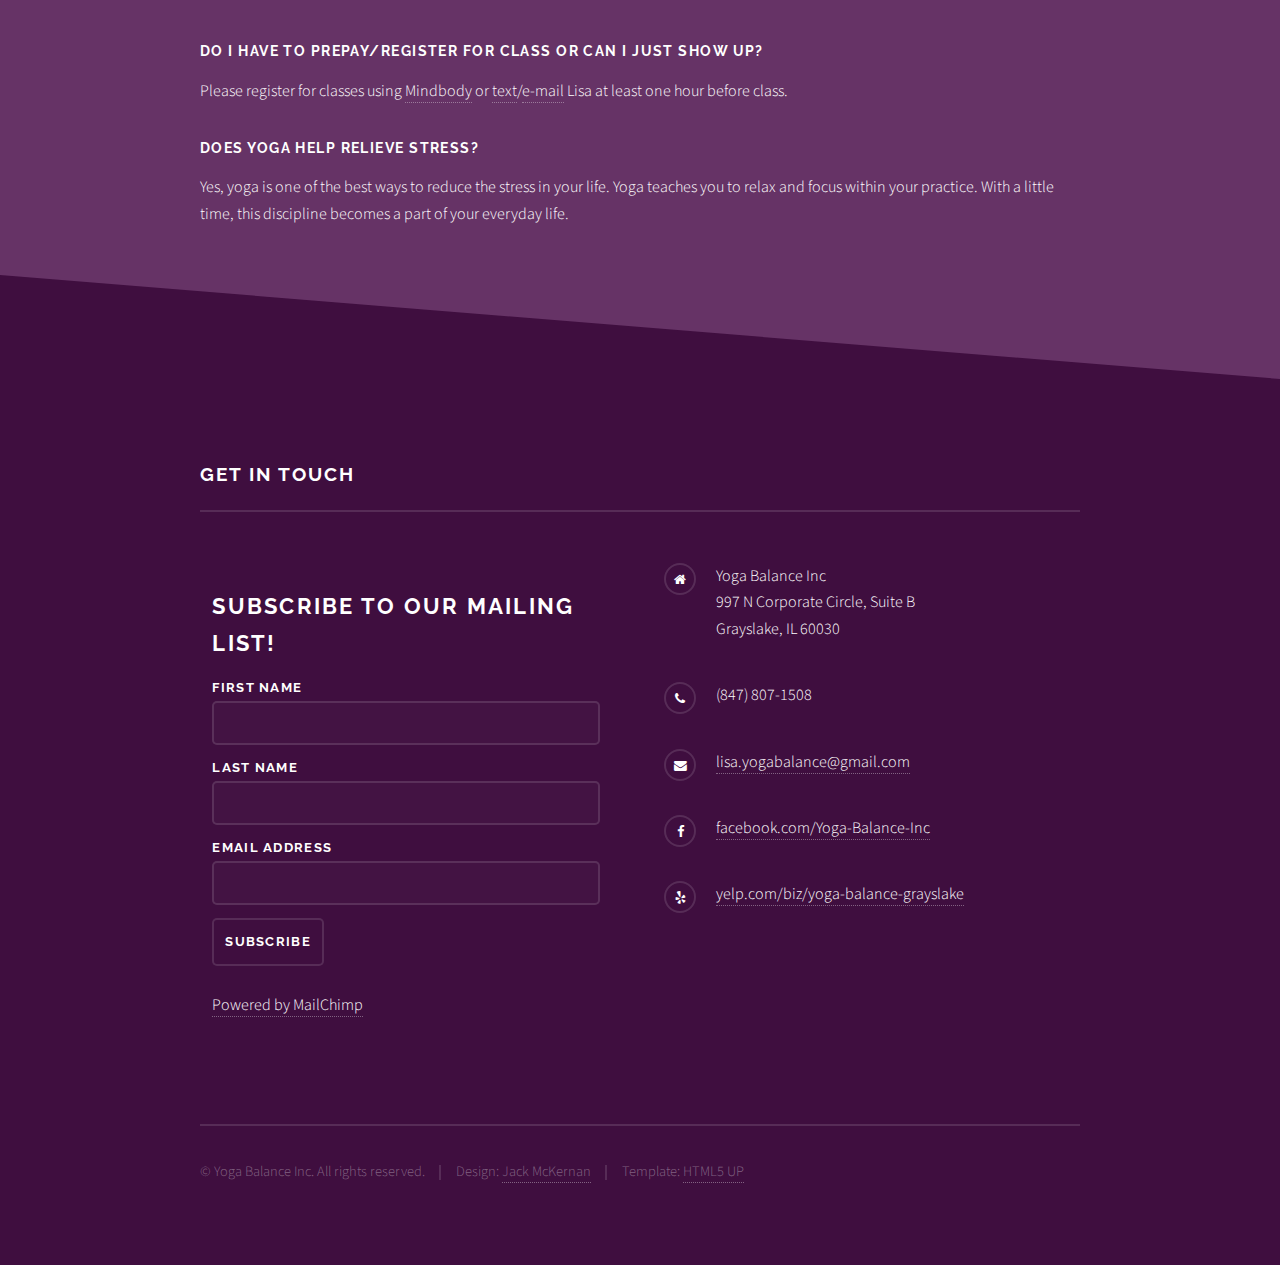
<file: newyoga.html>
<!DOCTYPE HTML>
<html>
    <head>
        <title>New to Yoga? - Yoga Balance</title>
        <meta charset="utf-8" />
        <meta name="viewport" content="width=device-width, initial-scale=1" />
        <!--[if lte IE 8]><script src="assets/js/ie/html5shiv.js"></script><![endif]-->
        <link rel="stylesheet" href="assets/css/main.css" />
        <!--[if lte IE 9]><link rel="stylesheet" href="assets/css/ie9.css" /><![endif]-->
        <!--[if lte IE 8]><link rel="stylesheet" href="assets/css/ie8.css" /><![endif]-->
        <link rel="stylesheet" href="assets/css/mailchimp.css" type="text/css" />
        <link rel="apple-touch-icon" sizes="57x57" href="images/favicon/apple-icon-57x57.png">
        <link rel="apple-touch-icon" sizes="60x60" href="images/favicon/apple-icon-60x60.png">
        <link rel="apple-touch-icon" sizes="72x72" href="images/favicon/apple-icon-72x72.png">
        <link rel="apple-touch-icon" sizes="76x76" href="images/favicon/apple-icon-76x76.png">
        <link rel="apple-touch-icon" sizes="114x114" href="images/favicon/apple-icon-114x114.png">
        <link rel="apple-touch-icon" sizes="120x120" href="images/favicon/apple-icon-120x120.png">
        <link rel="apple-touch-icon" sizes="144x144" href="images/favicon/apple-icon-144x144.png">
        <link rel="apple-touch-icon" sizes="152x152" href="images/favicon/apple-icon-152x152.png">
        <link rel="apple-touch-icon" sizes="180x180" href="images/favicon/apple-icon-180x180.png">
        <link rel="icon" type="image/png" sizes="192x192"  href="images/favicon/android-icon-192x192.png">
        <link rel="icon" type="image/png" sizes="32x32" href="images/favicon/favicon-32x32.png">
        <link rel="icon" type="image/png" sizes="96x96" href="images/favicon/favicon-96x96.png">
        <link rel="icon" type="image/png" sizes="16x16" href="images/favicon/favicon-16x16.png">
        <link rel="manifest" href="images/favicon/manifest.json">
        <meta name="msapplication-TileColor" content="#663366">
        <meta name="msapplication-TileImage" content="images/favicon/ms-icon-144x144.png">
        <meta name="theme-color" content="#663366">
    </head>
    <body>

        <!-- Page Wrapper -->
            <div id="page-wrapper">

                <!-- Header -->
                    <header id="header">
                        <h1><a href="index.html">Yoga Balance</a></h1>
                        <nav>
                            <a href="https://www.yelp.com/biz/yoga-balance-grayslake" class="social" onclick="trackOutboundLink('Yelp - Header');" target="_blank">
                                <i class="fa fa-yelp fa-lg"></i>
                            </a>
                            <a href="https://www.facebook.com/Yoga-Balance-Inc-949307748415341/" class="social" onclick="trackOutboundLink('Facebook - Header');" target="_blank">
                                <i class="fa fa-facebook fa-lg"></i></a>&nbsp;&nbsp;
                            <a href="#menu">Menu</a>
                        </nav>
                    </header>

                <!-- Menu -->
                    <nav id="menu">
                        <div class="inner">
                            <h2>Menu</h2>
                            <ul class="links">
                                <li><a href="index.html">Home</a></li>
                                <li><a href="index.html#about">About</a></li>
                                <li><a href="index.html#classes">Classes</a></li>
                                <li><a href="newyoga.html">New to Yoga?</a></li>
                                <li><a href="index.html#pictures">Pictures</a></li>
                                <li><a href="index.html#contact">Contact</a></li>
                            </ul>
                            <a href="#" class="close">Close</a>
                        </div>
                    </nav>

                <!-- Wrapper -->
                    <section id="wrapper">
                        <header>
                            <div class="inner">
                                <h2>New to Yoga?</h2>
                                <p>Here's what you need to know...</p>
                            </div>
                        </header>

                        <!-- Content -->
                            <div class="wrapper">
                                <div class="inner">

                                    <p>Yoga helps to maintain balance, manage stress, and improve health and vitality. We offer classes starting at a beginner level in a friendly and supportive environment where you can explore the benefits of yoga as part of a balanced lifestyle.</p>

                                    <h3 class="major">FAQ's for Beginners</h3><br>

                                    <h3 class="">What do I do when I get to the studio?</h3>
                                    <p>Arrive 10-15 minutes before your first class starts. There are 2 registration forms to complete (see below). The instructor will take your temperature, have you sanitize your hands and discuss any of your concerns or health issues. Please remove your shoes, put away your belongings and arrange your yoga space.</p>

                                  <section class="features">
                                        <article>
                                            <!---<a href="#" class="image"><img src="images/pic04.jpg" alt="" /></a>--->
                                            <h3 class="major">Registration Form</h3>
                                            <p></p>
                                            <a href="downloads/forms/registration-form-yoga-balance.pdf" onclick="trackPDFOpen('Registration Form - New to Yoga');" target="_blank" class="special">Download</a>
                                        </article>
                                        <article>
                                            <!---<a href="#" class="image"><img src="images/pic05.jpg" alt="" /></a>--->
                                            <h3 class="major">Health Waiver</h3>
                                            <p></p>
                                            <a href="downloads/forms/waiver-yoga-balance.pdf" onclick="trackPDFOpen('Waiver - New to Yoga');" target="_blank" class="special">Download</a>
                                        </article>
                                    </section>

                                    <h3 class="">What should I bring to class?</h3>
                                    <p>Please bring a mat, block(s), strap and a water bottle.</p>

                                    <h3 class="">What should I wear?</h3>
                                    <p>Loose, stretchy, comfortable clothing.  Socks are optional - you can wear them to class, just plan to take them off when you start your practice. Please avoid strong scents in the yoga space.</p>

                                    <h3 class="">Do I have to be flexible?</h3>
                                    <p>NO! Yoga is for everyone! You just need to know where your limits are and have patience with yourself. Our instructors will happily provide you with modification options for any pose, so that you can receive all the benefits without pushing or hurting yourself. Just remember to listen to your body and practice self-compassion.</p>

                                    <h3 class="">How many times a week should I practice?</h3>
                                    <p>You will see benefits from attending a class even once a week. Try to practice according to how you feel and determine a routine that works best for you; a little yoga every day or a longer practice a couple times a week.</p>

                                    <h3 class="">How do I prepare for class?</h3>
                                    <p>The most important thing to remember is that practicing is an exploration. Each pose is an experiment. Go slowly and listen to your body. And remember to breathe. When you are breathing in harmony with your movements, you are paying attention in a deep way.<br><br>Consistent practice over a period of time will lead to results. If you stick with yoga, you will enjoy greater health and well-being as a result.</p>

                                    <h3 class="">Do I have to prepay/register for class or can I just show up? </h3>
                                    <p>Please register for classes using <a href="https://mindbody.io/locations/yoga-balance-grayslake-il">Mindbody</a> or
                                        <a href="tel:+1 (847) 807-1508">text</a>/<a href="mailto:lisa.yogabalance@gmail.com">e-mail</a> Lisa at least one hour before class.</p>

                                    <h3 class="">Does yoga help relieve stress?</h3>
                                    <p>Yes, yoga is one of the best ways to reduce the stress in your life. Yoga teaches you to relax and focus within your practice. With a little time, this discipline becomes a part of your everyday life. </p>

                                </div>
                            </div>

                    </section>

                <a name="contact" class="anchor"></a>
                <!-- Footer -->
                    <section id="footer">
                        <div class="inner">
                            <h2 class="major">Get in touch</h2>
                            <p></p>

                            <!-- Begin MailChimp Signup Form -->
                            <div class="mailchimp" id="mc_embed_signup">
                                <form action="//facebook.us11.list-manage.com/subscribe/post?u=7d18fc5a03ab56d88426b1f19&amp;id=a3d60e38d9" method="post" id="mc-embedded-subscribe-form" name="mc-embedded-subscribe-form" class="validate" onsubmit="trackFormSubmission('Mailchimp Subscription - New to Yoga');" target="_blank" novalidate>
                                    <div id="mc_embed_signup_scroll">
                                        <h2>Subscribe to our mailing list!</h2>
                                        <div class="mc-field-group">
                                            <label for="mce-FNAME">First Name </label>
                                            <input type="text" value="" name="FNAME" class="required" id="mce-FNAME">
                                        </div>
                                        <div class="mc-field-group">
                                            <label for="mce-LNAME">Last Name </label>
                                            <input type="text" value="" name="LNAME" class="required" id="mce-LNAME">
                                        </div>
                                        <div class="mc-field-group">
                                            <label for="mce-EMAIL">Email Address </label>
                                            <input type="email" value="" name="EMAIL" class="required email" id="mce-EMAIL">
                                        </div>
                                        <div id="mce-responses" class="clear">
                                            <div class="response" id="mce-error-response" style="display:none"></div>
                                            <div class="response" id="mce-success-response" style="display:none"></div>
                                        </div>
                                        <div style="position: absolute; left: -5000px;" aria-hidden="true"><input type="text" name="b_7d18fc5a03ab56d88426b1f19_a3d60e38d9" tabindex="-1" value=""></div>
                                        <div class="clear"><input type="submit" value="Subscribe" name="subscribe" id="mc-embedded-subscribe" class="button"></div>
                                    </div><br />
                                    <a href="https://eepurl.com/b7yUxL" target="_blank">Powered by MailChimp</a>
                                </form>
                            </div>
                            <!--End MailChimp Signup Form-->

                            <ul class="contact">
                                <li class="fa-home">
                                    Yoga Balance Inc<br />
                                    997 N Corporate Circle, Suite B<br />
                                    Grayslake, IL 60030
                                </li>
                                <li class="fa-phone">(847) 807-1508</li>
                                <li class="fa-envelope"><a href="mailto:lisa.yogabalance@gmail.com" target="_blank">lisa.yogabalance@gmail.com</a></li>
                                <li class="fa-facebook"><a href="https://www.facebook.com/Yoga-Balance-Inc-949307748415341/" onclick="trackOutboundLink('Facebook - Footer');" target="_blank">facebook.com/Yoga-Balance-Inc</a></li>
                                <li class="fa-yelp"><a href="https://www.yelp.com/biz/yoga-balance-grayslake" onclick="trackOutboundLink('Yelp - Footer');" target="_blank">yelp.com/biz/yoga-balance-grayslake</a></li>
                            </ul>
                            <ul class="copyright">
                                <li>&copy; Yoga Balance Inc. All rights reserved.</li><li>Design: <a href="mailto:jack.yogabalance@gmail.com" target="_blank">Jack McKernan</a></li><li>Template: <a href="https://html5up.net" target="_blank">HTML5 UP</a></li>
                            </ul>
                        </div>
                    </section>

            </div>

        <!-- Scripts -->
            <script src="assets/js/skel.min.js"></script>
            <script src="assets/js/jquery.min.js"></script>
            <script src="assets/js/jquery.scrollex.min.js"></script>
            <script src="assets/js/util.js"></script>
            <!--[if lte IE 8]><script src="assets/js/ie/respond.min.js"></script><![endif]-->
            <script src="assets/js/main.js"></script>
            <script>
                (function (i, s, o, g, r, a, m) {
                    i['GoogleAnalyticsObject'] = r; i[r] = i[r] || function () {
                        (i[r].q = i[r].q || []).push(arguments)
                    }, i[r].l = 1 * new Date(); a = s.createElement(o),
                m = s.getElementsByTagName(o)[0]; a.async = 1; a.src = g; m.parentNode.insertBefore(a, m)
                })(window, document, 'script', 'https://www.google-analytics.com/analytics.js', 'ga');

                ga('create', 'UA-80975712-1', 'auto');
                ga('send', 'pageview');
            </script>
            <script>
                var trackOutboundLink = function(name) {
                    ga('send', 'event', 'Outbound Links', 'click', name, {'transport': 'beacon'});
                }

                var trackPDFOpen = function(name) {
                    ga('send', 'pageview', '/downloads/' + name);
                    ga('send', 'event', 'Downloads', 'pdf open', name, {'transport': 'beacon'});
                }

                var trackFormSubmission = function(name) {
                    ga('send', 'event', 'Forms', 'submit', name, {'transport': 'beacon'});
                }
            </script>

    </body>
</html>
<!--
    Solid State by HTML5 UP
    html5up.net | @n33co
    Free for personal and commercial use under the CCA 3.0 license (html5up.net/license)
-->
</file>
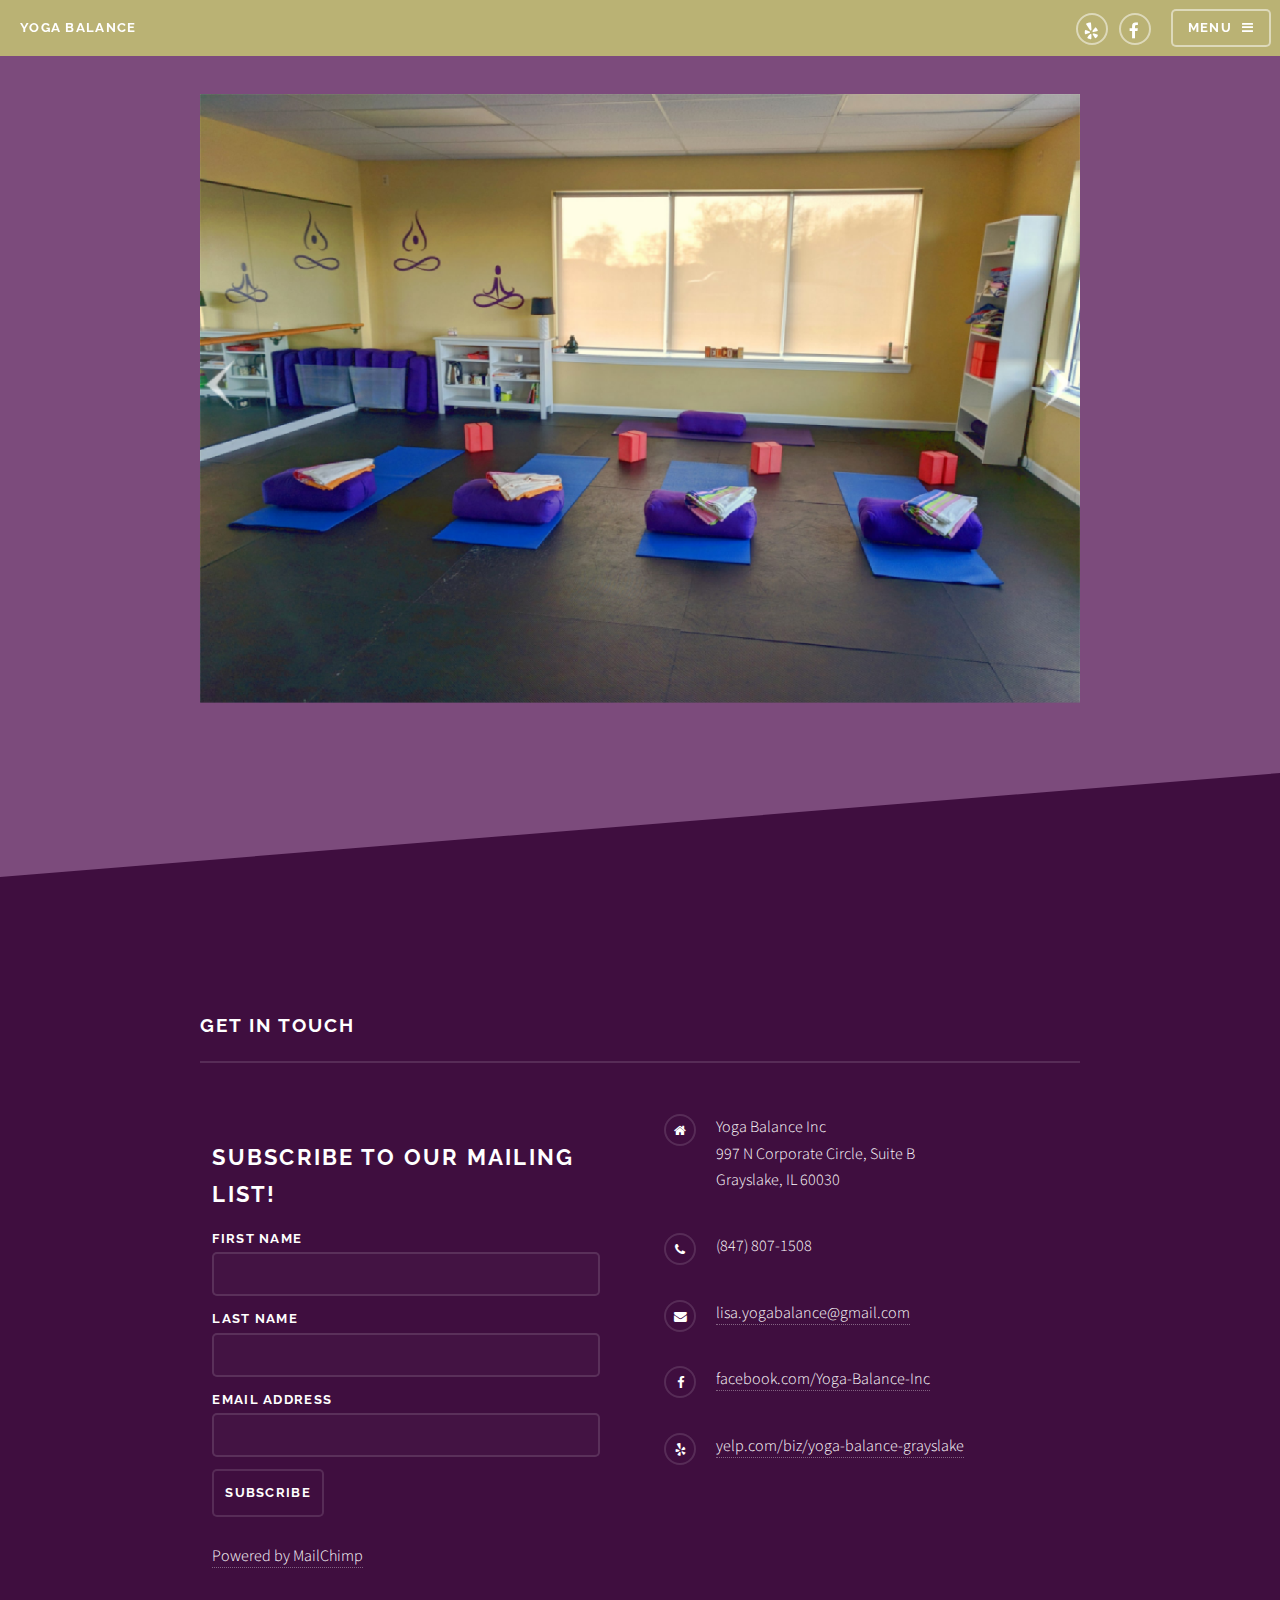
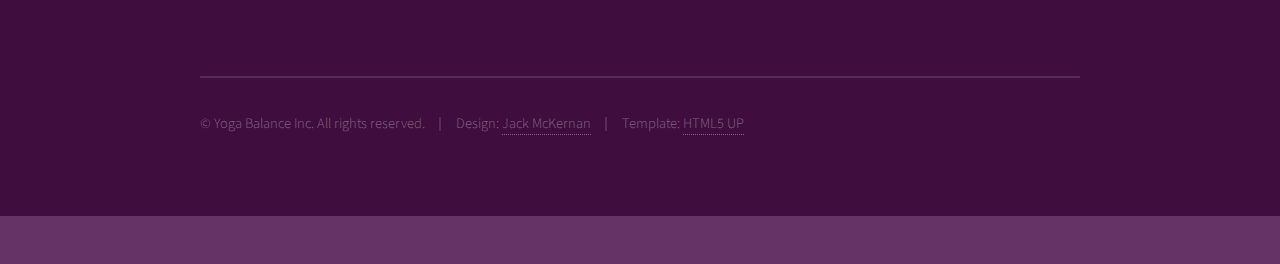
<file: pictures.html>
<!DOCTYPE HTML>
<html>
    <head>
        <title>Pictures - Yoga Balance</title>
        <meta charset="utf-8" />
        <meta name="viewport" content="width=device-width, initial-scale=1" />
        <!--[if lte IE 8]><script src="assets/js/ie/html5shiv.js"></script><![endif]-->
        <link rel="stylesheet" href="assets/css/main.css" />
        <!--[if lte IE 9]><link rel="stylesheet" href="assets/css/ie9.css" /><![endif]-->
        <!--[if lte IE 8]><link rel="stylesheet" href="assets/css/ie8.css" /><![endif]-->
        <link rel="stylesheet" href="assets/css/mailchimp.css" type="text/css" />
        <link rel="stylesheet" href="assets/css/slider.css" />
        <link rel="apple-touch-icon" sizes="57x57" href="images/favicon/apple-icon-57x57.png">
        <link rel="apple-touch-icon" sizes="60x60" href="images/favicon/apple-icon-60x60.png">
        <link rel="apple-touch-icon" sizes="72x72" href="images/favicon/apple-icon-72x72.png">
        <link rel="apple-touch-icon" sizes="76x76" href="images/favicon/apple-icon-76x76.png">
        <link rel="apple-touch-icon" sizes="114x114" href="images/favicon/apple-icon-114x114.png">
        <link rel="apple-touch-icon" sizes="120x120" href="images/favicon/apple-icon-120x120.png">
        <link rel="apple-touch-icon" sizes="144x144" href="images/favicon/apple-icon-144x144.png">
        <link rel="apple-touch-icon" sizes="152x152" href="images/favicon/apple-icon-152x152.png">
        <link rel="apple-touch-icon" sizes="180x180" href="images/favicon/apple-icon-180x180.png">
        <link rel="icon" type="image/png" sizes="192x192"  href="images/favicon/android-icon-192x192.png">
        <link rel="icon" type="image/png" sizes="32x32" href="images/favicon/favicon-32x32.png">
        <link rel="icon" type="image/png" sizes="96x96" href="images/favicon/favicon-96x96.png">
        <link rel="icon" type="image/png" sizes="16x16" href="images/favicon/favicon-16x16.png">
        <link rel="manifest" href="images/favicon/manifest.json">
        <meta name="msapplication-TileColor" content="#663366">
        <meta name="msapplication-TileImage" content="images/favicon/ms-icon-144x144.png">
        <meta name="theme-color" content="#663366">
        <style>
            #wrapper {
                margin-top: -3em;
            }

            #wrapper:after {
                background-image: url("data:image/svg+xml;charset=utf8,%3Csvg xmlns='http://www.w3.org/2000/svg' width='100' height='100' viewBox='0 0 100 100' preserveAspectRatio='none'%3E%3Cpolygon points='0,100 100,0 100,100' style='fill:%237C4B7C;' /%3E%3C/svg%3E");
            }
            #wrapper:after {
                background-repeat: no-repeat;
                background-size: 100% 100%;
                content: '';
                display: block;
                height: 6.5em;
                position: absolute;
                width: 100%;
            }
            #wrapper:after {
                -moz-transform: scaleY(-1) scaleX(-1);
                -webkit-transform: scaleY(-1) scaleX(-1);
                -ms-transform: scaleY(-1) scaleX(-1);
                transform: scaleY(-1) scaleX(-1);
            }
        </style>
    </head>
    <body>

        <!-- Page Wrapper -->
            <div id="page-wrapper">

                <!-- Header -->
                    <header id="header">
                        <h1><a href="index.html">Yoga Balance</a></h1>
                        <nav>
                            <a href="https://www.yelp.com/biz/yoga-balance-grayslake" class="social" onclick="trackOutboundLink('Yelp - Header');" target="_blank">
                                <i class="fa fa-yelp fa-lg"></i>
                            </a>
                            <a href="https://www.facebook.com/Yoga-Balance-Inc-949307748415341/" class="social" onclick="trackOutboundLink('Facebook - Header');" target="_blank">
                                <i class="fa fa-facebook fa-lg"></i></a>&nbsp;&nbsp;
                            <a href="#menu">Menu</a>
                        </nav>
                    </header>



                <!-- Menu -->
                    <nav id="menu">
                        <div class="inner">
                            <h2>Menu</h2>
                            <ul class="links">
                                <li><a href="index.html">Home</a></li>
                                <li><a href="index.html#about">About</a></li>
                                <li><a href="index.html#classes">Classes</a></li>
                                <li><a href="newyoga.html">New to Yoga?</a></li>
                                <li><a href="index.html#pictures">Pictures</a></li>
                                <li><a href="index.html#contact">Contact</a></li>
                            </ul>
                            <a href="#" class="close">Close</a>
                        </div>
                    </nav>

                <!-- Wrapper -->
                    <section id="wrapper">
                        <header>
                            <div class="inner">
                                <h2></h2>
                                <!-- Jssor Slider Begin -->
                                <div id="slider1_container" class="container">

                                    <!-- Loading Screen -->
                                    <div data-u="loading" class="loading">
                                        <div style="filter: alpha(opacity=70); opacity:0.7; position: absolute; display: block; background-color: #000000; top: 0px; left: 0px;width: 100%;height:100%;">
                                        </div>
                                        <div style="position: absolute; display: block; background: url(assets/css/images/loading.gif) no-repeat center center; top: 0px; left: 0px;width: 100%;height:100%;">
                                        </div>
                                    </div>

                                    <!-- Slides Container -->
                                    <div data-u="slides" class="slides">
                                        <div>
                                            <img data-u="image" alt="Mats and Blankets in the Studio" title="Our Studio" src="images/new-2018/studio-interior-shallow-angled-1920x1372.jpg" />
                                        </div>
                                        <div>
                                            <img data-u="image" alt="Yoga Balance - Grayslake Building" title="Grayslake Building" src="images/new-2018/studio-exterior-from-corner-1920x1372.jpg" />
                                        </div>
                                        <div>
                                            <img data-u="image" alt="Instructor & Owner Lisa McKernan - High Lunge Pose" title="Lisa McKernan - High Lunge Pose" src="images/new-2018/lisa/lisa-high-lunge.jpg" />
                                        </div>
                                        <div>
                                            <img data-u="image" alt="Yoga Balance - Grayslake Building at Sunset" title="Grayslake Building at Sunset" src="images/new-2018/studio-exterior-dusk-1920x1372.jpg" />
                                        </div>
                                        <div>
                                            <img data-u="image" alt="Instructor & Owner Lisa McKernan - Reverse Warrior Pose" title="Lisa McKernan - Reverse Warrior" src="images/new-2018/lisa/lisa-reverse-warrior.jpg" />
                                        </div>
                                        <div>
                                            <img data-u="image" alt="Yoga Frog" title="Yoga Frog" src="images/new-2018/yoga-frog-1920x1372.jpg" />
                                        </div>
                                    </div>

                                   <!-- Bullet Navigator Skin Begin -->
                                   <!-- bullet navigator container -->
                                   <div data-u="navigator" class="jssorb05" style="position: absolute; bottom: 16px; right: 6px;">
                                       <!-- bullet navigator item prototype -->
                                       <div data-u="prototype" style="POSITION: absolute; WIDTH: 16px; HEIGHT: 16px;"></div>
                                   </div>
                                   <!-- Bullet Navigator Skin End -->
                                   <!-- Arrow Navigator Skin Begin -->


                                   <!-- Arrow Left -->
                                   <span data-u="arrowleft" class="jssora12l" style="width: 30px; height: 46px; top: 175px; left: 0px;">
                                   </span>
                                   <!-- Arrow Right -->
                                   <span data-u="arrowright" class="jssora12r" style="width: 30px; height: 46px; top: 175px; right: 0px">
                                   </span>
                                   <!-- Arrow Navigator Skin End -->
                                   <a style="display: none" href="https://www.jssor.com">slideshow</a>
                                </div>
                                <!-- Jssor Slider End -->
                                <br>
                               </div>
                        </header>
                    </section>

                <a name="contact" class="anchor"></a>
                <!-- Footer -->
                    <section id="footer"><br><br>
                        <div class="inner">
                            <h2 class="major">Get in touch</h2>
                            <p></p>

                            <!-- Begin MailChimp Signup Form -->
                            <div class="mailchimp" id="mc_embed_signup">
                                <form action="//facebook.us11.list-manage.com/subscribe/post?u=7d18fc5a03ab56d88426b1f19&amp;id=a3d60e38d9" method="post" id="mc-embedded-subscribe-form" name="mc-embedded-subscribe-form" class="validate" onsubmit="trackFormSubmission('Mailchimp Subscription - Pictures');" target="_blank" novalidate>
                                    <div id="mc_embed_signup_scroll">
                                        <h2>Subscribe to our mailing list!</h2>
                                        <div class="mc-field-group">
                                            <label for="mce-FNAME">First Name </label>
                                            <input type="text" value="" name="FNAME" class="required" id="mce-FNAME">
                                        </div>
                                        <div class="mc-field-group">
                                            <label for="mce-LNAME">Last Name </label>
                                            <input type="text" value="" name="LNAME" class="required" id="mce-LNAME">
                                        </div>
                                        <div class="mc-field-group">
                                            <label for="mce-EMAIL">Email Address </label>
                                            <input type="email" value="" name="EMAIL" class="required email" id="mce-EMAIL">
                                        </div>
                                        <div id="mce-responses" class="clear">
                                            <div class="response" id="mce-error-response" style="display:none"></div>
                                            <div class="response" id="mce-success-response" style="display:none"></div>
                                        </div>
                                        <div style="position: absolute; left: -5000px;" aria-hidden="true"><input type="text" name="b_7d18fc5a03ab56d88426b1f19_a3d60e38d9" tabindex="-1" value=""></div>
                                        <div class="clear"><input type="submit" value="Subscribe" name="subscribe" id="mc-embedded-subscribe" class="button"></div>
                                    </div><br />
                                    <a href="https://eepurl.com/b7yUxL" target="_blank">Powered by MailChimp</a>
                                </form>
                            </div>
                            <!--End MailChimp Signup Form-->

                            <ul class="contact">
                                <li class="fa-home">
                                    Yoga Balance Inc<br />
                                    997 N Corporate Circle, Suite B<br />
                                    Grayslake, IL 60030
                                </li>
                                <li class="fa-phone">(847) 807-1508</li>
                                <li class="fa-envelope"><a href="mailto:lisa.yogabalance@gmail.com" target="_blank">lisa.yogabalance@gmail.com</a></li>
                                <li class="fa-facebook"><a href="https://www.facebook.com/Yoga-Balance-Inc-949307748415341/" onclick="trackOutboundLink('Facebook - Footer');" target="_blank">facebook.com/Yoga-Balance-Inc</a></li>
                                <li class="fa-yelp"><a href="https://www.yelp.com/biz/yoga-balance-grayslake" onclick="trackOutboundLink('Yelp - Footer');" target="_blank">yelp.com/biz/yoga-balance-grayslake</a></li>
                            </ul>
                            <ul class="copyright">
                                <li>&copy; Yoga Balance Inc. All rights reserved.</li><li>Design: <a href="mailto:jack.yogabalance@gmail.com" target="_blank">Jack McKernan</a></li><li>Template: <a href="https://html5up.net" target="_blank">HTML5 UP</a></li>
                            </ul>
                        </div>
                    </section>

            </div>

        <!-- Scripts -->
            <script src="assets/js/skel.min.js"></script>
            <script src="assets/js/jquery.min.js"></script>
            <script src="assets/js/jquery.scrollex.min.js"></script>
            <script src="assets/js/util.js"></script>
            <!--[if lte IE 8]><script src="assets/js/ie/respond.min.js"></script><![endif]-->
            <script src="assets/js/main.js"></script>
            <script type="text/javascript" src="assets/js/jssor.slider.mini.js"></script>
            <script>
                jQuery(document).ready(function ($) {

                    var _SlideshowTransitions = [
                    // Fade
                    { $Duration: 1200, $Opacity: 2 }
                    ];

                    var options = {
                        $AutoPlay: true,                                    //[Optional] Whether to auto play, to enable slideshow, this option must be set to true, default value is false
                        $AutoPlaySteps: 1,                                  //[Optional] Steps to go for each navigation request (this options applys only when slideshow disabled), the default value is 1
                        $AutoPlayInterval: 3000,                            //[Optional] Interval (in milliseconds) to go for next slide since the previous stopped if the slider is auto playing, default value is 3000
                        $PauseOnHover: 1,                                   //[Optional] Whether to pause when mouse over if a slider is auto playing, 0 no pause, 1 pause for desktop, 2 pause for touch device, 3 pause for desktop and touch device, default value is 1

                        $ArrowKeyNavigation: true,                           //[Optional] Allows keyboard (arrow key) navigation or not, default value is false
                        $SlideDuration: 500,                                //[Optional] Specifies default duration (swipe) for slide in milliseconds, default value is 500
                        $MinDragOffsetToSlide: 20,                          //[Optional] Minimum drag offset to trigger slide , default value is 20
                        //$SlideWidth: 600,                                 //[Optional] Width of every slide in pixels, default value is width of 'slides' container
                        //$SlideHeight: 300,                                //[Optional] Height of every slide in pixels, default value is height of 'slides' container
                        $SlideSpacing: 0,                                   //[Optional] Space between each slide in pixels, default value is 0
                        $DisplayPieces: 1,                                  //[Optional] Number of pieces to display (the slideshow would be disabled if the value is set to greater than 1), the default value is 1
                        $ParkingPosition: 0,                                //[Optional] The offset position to park slide (this options applys only when slideshow disabled), default value is 0.
                        $UISearchMode: 1,                                   //[Optional] The way (0 parellel, 1 recursive, default value is 1) to search UI components (slides container, loading screen, navigator container, arrow navigator container, thumbnail navigator container etc).
                        $PlayOrientation: 1,                                //[Optional] Orientation to play slide (for auto play, navigation), 1 horizental, 2 vertical, 5 horizental reverse, 6 vertical reverse, default value is 1
                        $DragOrientation: 3,                                //[Optional] Orientation to drag slide, 0 no drag, 1 horizental, 2 vertical, 3 either, default value is 1 (Note that the $DragOrientation should be the same as $PlayOrientation when $DisplayPieces is greater than 1, or parking position is not 0)

                        $SlideshowOptions: {                                //[Optional] Options to specify and enable slideshow or not
                            $Class: $JssorSlideshowRunner$,                 //[Required] Class to create instance of slideshow
                            $Transitions: _SlideshowTransitions,            //[Required] An array of slideshow transitions to play slideshow
                            $TransitionsOrder: 1,                           //[Optional] The way to choose transition to play slide, 1 Sequence, 0 Random
                            $ShowLink: true                                 //[Optional] Whether to bring slide link on top of the slider when slideshow is running, default value is false
                        },

                        $BulletNavigatorOptions: {                          //[Optional] Options to specify and enable navigator or not
                            $Class: $JssorBulletNavigator$,                 //[Required] Class to create navigator instance
                            $ChanceToShow: 1,                               //[Required] 0 Never, 1 Mouse Over, 2 Always
                            $AutoCenter: 1,                                 //[Optional] Auto center navigator in parent container, 0 None, 1 Horizontal, 2 Vertical, 3 Both, default value is 0
                            $Steps: 1,                                      //[Optional] Steps to go for each navigation request, default value is 1
                            $Lanes: 1,                                      //[Optional] Specify lanes to arrange items, default value is 1
                            $SpacingX: 10,                                  //[Optional] Horizontal space between each item in pixel, default value is 0
                            $SpacingY: 10,                                  //[Optional] Vertical space between each item in pixel, default value is 0
                            $Orientation: 1                                 //[Optional] The orientation of the navigator, 1 horizontal, 2 vertical, default value is 1
                        },

                        $ArrowNavigatorOptions: {
                            $Class: $JssorArrowNavigator$,                  //[Requried] Class to create arrow navigator instance
                            $ChanceToShow: 2,                               //[Required] 0 Never, 1 Mouse Over, 2 Always
                            $Steps: 1                                       //[Optional] Steps to go for each navigation request, default value is 1
                        }
                    };
                    var jssor_slider1 = new $JssorSlider$("slider1_container", options);

                    // responsive code begin
                    function ScaleSlider() {
                        var parentWidth = jssor_slider1.$Elmt.parentNode.clientWidth;
                        if (parentWidth)
                            jssor_slider1.$SetScaleWidth(Math.min(parentWidth, 1280));
                        else
                            window.setTimeout(ScaleSlider, 30);
                    }

                    ScaleSlider();

                    if (!navigator.userAgent.match(/(iPhone|iPod|iPad|BlackBerry|IEMobile)/)) {
                        $(window).bind('resize', ScaleSlider);
                    }
                });
            </script>
            <script>
                (function (i, s, o, g, r, a, m) {
                    i['GoogleAnalyticsObject'] = r; i[r] = i[r] || function () {
                        (i[r].q = i[r].q || []).push(arguments)
                    }, i[r].l = 1 * new Date(); a = s.createElement(o),
                m = s.getElementsByTagName(o)[0]; a.async = 1; a.src = g; m.parentNode.insertBefore(a, m)
                })(window, document, 'script', 'https://www.google-analytics.com/analytics.js', 'ga');

                ga('create', 'UA-80975712-1', 'auto');
                ga('send', 'pageview');
            </script>
            <script>
                var trackOutboundLink = function(name) {
                    ga('send', 'event', 'Outbound Links', 'click', name, {'transport': 'beacon'});
                }

                var trackPDFOpen = function(name) {
                    ga('send', 'pageview', '/downloads/' + name);
                    ga('send', 'event', 'Downloads', 'pdf open', name, {'transport': 'beacon'});
                }

                var trackFormSubmission = function(name) {
                    ga('send', 'event', 'Forms', 'submit', name, {'transport': 'beacon'});
                }
            </script>

    </body>
</html>
<!--
    Solid State by HTML5 UP
    html5up.net | @n33co
    Free for personal and commercial use under the CCA 3.0 license (html5up.net/license)
-->
</file>
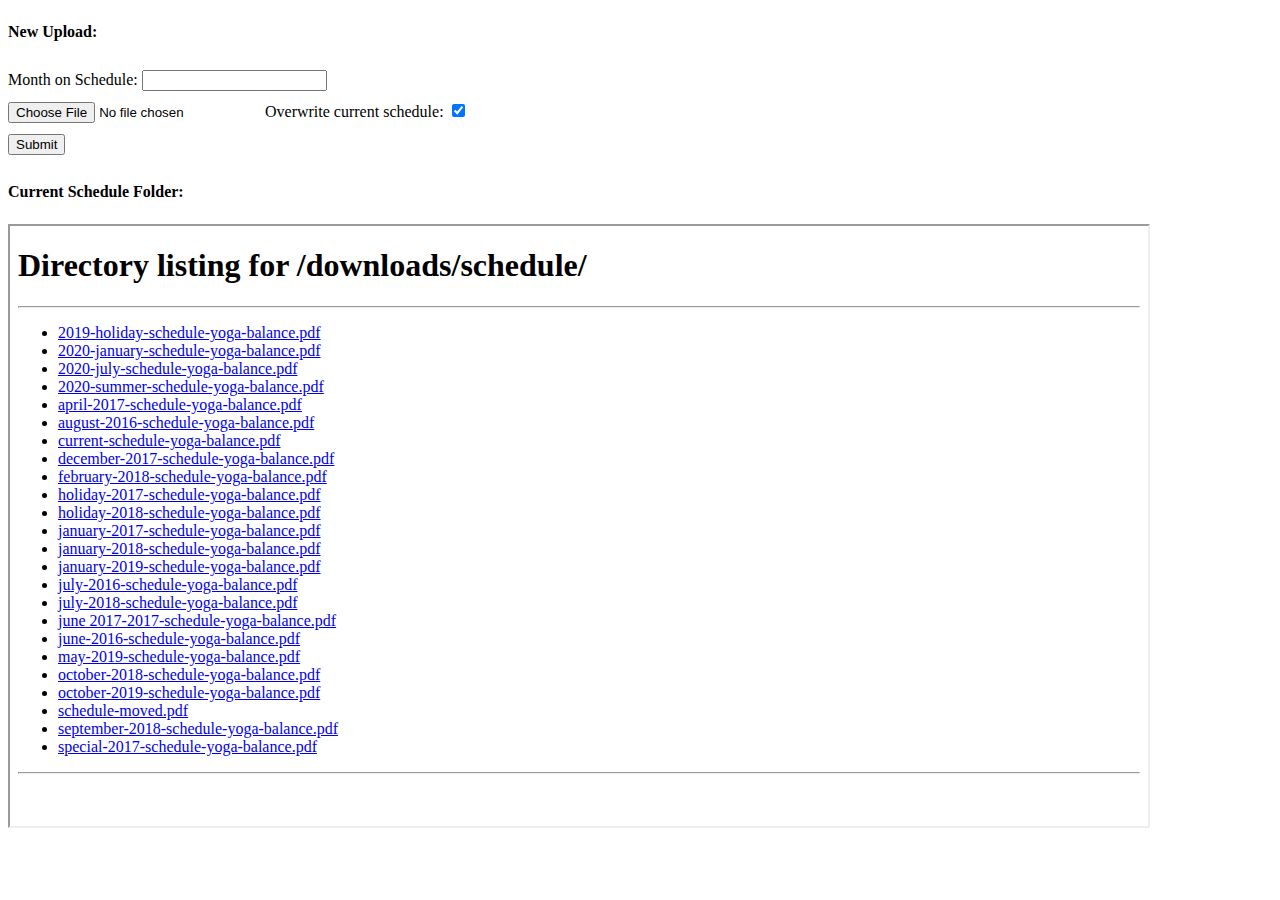
<file: restricted/schedule-upload.html>
<!DOCTYPE html>

<html lang="en">
    <head>
        <meta charset="utf-8" />
        <title>Schedule Upload</title>
        <style>
            body {
                line-height: 2;
            }
        </style>
    </head>
    <body>
        <p><b>New Upload:</b></p>
        <form action="schedule-upload.php" enctype="multipart/form-data" method="post">
            Month on Schedule:
            <input id="month" name="month" type="text" /><br>
            <input id="file" name="file" type="file" accept=".pdf"/>
            Overwrite current schedule:
            <input id="checkboxdefault" name="overwritecurrent" type="hidden" value="0" />
            <input id="overwritecurrent" name="overwritecurrent" type="checkbox" value="1" checked /><br>
            <input id="Submit" name="submit" type="submit" value="Submit" />
        </form>

        <p><b>Current Schedule Folder:</b></p>
        <iframe src="../downloads/schedule/" id="fileviewer" width="90%" height="600px"></iframe>

    </body>
</html>
</file>
<file: assets/css/ie9.css>
/*
	Solid State by HTML5 UP
	html5up.net | @n33co
	Free for personal and commercial use under the CCA 3.0 license (html5up.net/license)
*/

/* Basic */

    a:link {
        color: white;
    }
    
    a:visited {
        color: white;
    }
    
    a:hover {
        color: #E8E2AD;
}

	body {
		background-color: #663366;
		background-image: url("../../images/yoga-balance-inc-compressed.png");
		background-size: cover;
		background-attachment: fixed;
		background-position: center;
        color: white;
	}

		body:before {
			background: rgba(46, 49, 65, 0.8);
			content: '';
			display: block;
			height: 100%;
			left: 0;
			position: fixed;
			top: 0;
			width: 100%;
		}

		body > * {
			position: relative;
			z-index: 1;
		}

    	#banner .logo .icon {
		    border-radius: 100%;
			border: solid 2px rgba(102, 51, 102, 0.5);
			cursor: default;
			display: inline-block;
			font-size: 2em;
			height: 2.25em;
			line-height: 2.25em;
			text-align: center;
			width: 2.25em;
		}

/* Features */

	.features article {
		display: inline-block;
		width: 45%;
	}

/* Menu */

	#menu .inner {
		margin: 4em auto;
	}

/* Wrapper */

	#wrapper > header {
		background: none !important;
	}

	.wrapper.spotlight .inner {
		text-align: left !important;
	}

	.wrapper.spotlight .image {
		display: inline-block;
		margin: 0 3em 2em 0 !important;
		vertical-align: middle;
		width: 24%;
	}

	.wrapper.spotlight .content {
		display: inline-block;
		vertical-align: middle;
		width: 70%;
	}

/* Banner */

	#banner {
		background: none !important;
	}

/* Footer */

	#footer {
		background: none !important;
	}

		#footer .inner form {
			display: inline-block;
			width: 45%;
		}

		#footer .inner .contact {
			display: inline-block;
			width: 45%;
		}
</file>
<file: assets/css/ie8.css>
/*
	Solid State by HTML5 UP
	html5up.net | @n33co
	Free for personal and commercial use under the CCA 3.0 license (html5up.net/license)
*/

/* Basic */

	body {
		-ms-behavior: url("assets/js/backgroundsize.min.htc");
	}

/* Type */

	h1.major, h2.major, h3.major, h4.major, h5.major, h6.major {
		border-bottom: solid 2px #ffffff;
	}

	blockquote {
		border-left: solid 4px #ffffff;
	}

	code {
		border: solid 2px #ffffff;
	}

	hr {
		border-bottom: solid 2px #ffffff;
	}

/* Button */

	input[type="submit"],
	input[type="reset"],
	input[type="button"],
	button,
	.button {
		position: relative;
		-ms-behavior: url("assets/js/ie/PIE.htc");
		border: solid 2px #ffffff;
	}

		input[type="submit"].special,
		input[type="reset"].special,
		input[type="button"].special,
		button.special,
		.button.special {
			border: 0;
		}

/* Form */

	input[type="text"],
	input[type="password"],
	input[type="email"],
	input[type="tel"],
	select,
	textarea {
		position: relative;
		-ms-behavior: url("assets/js/ie/PIE.htc");
		background: transparent;
		border: solid 2px #ffffff;
	}

/* Table */

	table tbody tr {
		border: solid 1px #ffffff;
		border-left: 0;
		border-right: 0;
	}

	table.alt tbody tr td {
		border: solid 1px #ffffff;
		border-left-width: 0;
		border-top-width: 0;
	}

		table.alt tbody tr td:first-child {
			border-left-width: 1px;
		}

	table.alt tbody tr:first-child td {
		border-top-width: 1px;
	}

	table.alt thead {
		border-bottom: 0;
	}

	table.alt tfoot {
		border-top: 0;
	}

/* Features */

	.features article {
		-ms-behavior: url("assets/js/ie/PIE.htc");
		position: relative;
		width: 44%;
	}

		.features article .image {
			margin-top: 0;
			margin-left: 0;
			width: 100%;
		}

/* Menu */

	#menu {
		background: #2e3141;
	}

		#menu h2 {
			border-bottom: solid 2px #ffffff;
		}

/* Header */

	#header {
		background-color: #353849;
	}

/* Wrapper */

	.wrapper {
		margin: 0;
	}

		.wrapper:before, .wrapper:after {
			display: none;
		}

		.wrapper.spotlight .image {
			-ms-behavior: url("assets/js/ie/PIE.htc");
		}

			.wrapper.spotlight .image img {
				position: relative;
				-ms-behavior: url("assets/js/ie/PIE.htc");
			}

/* Banner */

	#banner .logo .icon {
		border: solid 2px #ffffff;
		-ms-behavior: url("assets/js/ie/PIE.htc");
	}

	#banner h2 {
		border-bottom: solid 2px #ffffff;
	}

/* Footer */

	#footer .inner .copyright {
		border-top: solid 2px #ffffff;
	}

		#footer .inner .copyright li {
			border-left: solid 2px #ffffff;
		}
</file>
<file: assets/css/mailchimp.css>
/* MailChimp Form Embed Code - Classic - 12/17/2015 v10.7 */
#mc_embed_signup {background: transparent;}
#mc_embed_signup form {display:block; position:relative; text-align:left; padding:10px 0 10px 3%}
#mc_embed_signup h2 {font-weight:bold; padding:0; margin:15px 0; font-size:1.4em;}
#mc_embed_signup input[type=checkbox]{-webkit-appearance:checkbox;}
#mc_embed_signup input[type=radio]{-webkit-appearance:radio;}

#mc_embed_signup .small-meta {font-size: 11px;}
#mc_embed_signup .nowrap {white-space:nowrap;}

#mc_embed_signup .mc-field-group {clear:left; position:relative; width:96%; padding-bottom:3%; min-height:50px;}
#mc_embed_signup .size1of2 {clear:none; float:left; display:inline-block; width:46%; margin-right:4%;}
* html #mc_embed_signup .size1of2 {margin-right:2%; /* Fix for IE6 double margins. */}
#mc_embed_signup .mc-field-group label {display:block; margin-bottom:3px;}
#mc_embed_signup .mc-field-group select {display:inline-block; width:99%; padding:5px 0; margin-bottom:2px;}

#mc_embed_signup .datefield, #mc_embed_signup .phonefield-us{padding:5px 0;}
#mc_embed_signup .datefield input, #mc_embed_signup .phonefield-us input{display:inline; width:60px; margin:0 2px; letter-spacing:1px; text-align:center; padding:5px 0 2px 0;}
#mc_embed_signup .phonefield-us .phonearea input, #mc_embed_signup .phonefield-us .phonedetail1 input{width:40px;}
#mc_embed_signup .datefield .monthfield input, #mc_embed_signup .datefield .dayfield input{width:30px;}
#mc_embed_signup .datefield label, #mc_embed_signup .phonefield-us label{display:none;}

#mc_embed_signup .indicates-required {text-align:right; font-size:11px; margin-right:4%;}
#mc_embed_signup .asterisk {color:#e85c41; font-size:150%; font-weight:normal; position:relative; top:5px;}     
#mc_embed_signup .clear {clear:both;}

#mc_embed_signup .mc-field-group.input-group ul {margin:0; padding:5px 0; list-style:none;}
#mc_embed_signup .mc-field-group.input-group ul li {display:block; padding:3px 0; margin:0;}
#mc_embed_signup .mc-field-group.input-group label {display:inline;}
#mc_embed_signup .mc-field-group.input-group input {display:inline; width:auto; border:none;}

#mc_embed_signup div#mce-responses {float:left; top:-1.4em; padding:0em .5em 0em .5em; overflow:hidden; width:90%; margin: 0 5%; clear: both;}
#mc_embed_signup div.response {margin:1em 0; padding:1em .5em .5em 0; font-weight:bold; float:left; top:-1.5em; z-index:1; width:80%;}
#mc_embed_signup #mce-error-response {display:none;}
#mc_embed_signup #mce-success-response {color:#529214; display:none;}
#mc_embed_signup label.error {display:block; float:none; width:auto; margin-left:1.05em; text-align:left; padding:.5em 0;}

#mc-embedded-subscribe {clear:both; width:auto; display:block; padding: 0 1em 0 1em;}
#mc_embed_signup #num-subscribers {font-size:1.1em;}
#mc_embed_signup #num-subscribers span {padding:.5em; border:1px solid #ccc; margin-right:.5em; font-weight:bold;}

#mc_embed_signup #mc-embedded-subscribe-form div.mce_inline_error {display:inline-block; margin:2px 0 1em 0; padding:5px 10px; background-color:rgba(255,255,255,0.85); -webkit-border-radius: 3px; -moz-border-radius: 3px; border-radius: 3px; font-size:14px; font-weight:normal; z-index:1; color:#e85c41;}
#mc_embed_signup #mc-embedded-subscribe-form input.mce_inline_error {border:2px solid #e85c41;}
</file>
<file: assets/css/slider.css>
/* styles from inlines*/
    .container {
        position: relative;
        top: 0px;
        left: 0px;
        width: 600px;
        height: 415px;
        overflow: hidden;
        margin-bottom: 3em;
    }

    .loading {
        position: absolute;
        top: 0px;
        left: 0px;
    }

    .slides {
        cursor: move;
        position: absolute;
        left: 0px;
        top: 0px;
        width: 600px;
        height: 415px;
        overflow: hidden;
    }





/* jssor slider bullet navigator skin 05 css */
/*
.jssorb05 div           (normal)
.jssorb05 div:hover     (normal mouseover)
.jssorb05 .av           (active)
.jssorb05 .av:hover     (active mouseover)
.jssorb05 .dn           (mousedown)
*/
    .jssorb05 div, .jssorb05 div:hover, .jssorb05 .av {
        background: url(images/b10.png) no-repeat;
        overflow: hidden;
        cursor: pointer;
    }

    .jssorb05 div {
        background-position: -7px -7px;
    }

    .jssorb05 div:hover, .jssorb05 .av:hover {
        background-position: -37px -7px;
    }

    .jssorb05 .av {
        background-position: -67px -7px;
    }

    .jssorb05 .dn, .jssorb05 .dn:hover {
        background-position: -97px -7px;
    }



/* jssor slider arrow navigator skin 12 css */
/*
.jssora12l              (normal)
.jssora12r              (normal)
.jssora12l:hover        (normal mouseover)
.jssora12r:hover        (normal mouseover)
.jssora12ldn            (mousedown)
.jssora12rdn            (mousedown)
*/
    .jssora12l, .jssora12r, .jssora12ldn, .jssora12rdn {
        position: absolute;
        cursor: pointer;
        display: block;
        background: url(images/a16.png) no-repeat;
        overflow: hidden;
    }

    .jssora12l {
        background-position: -16px -37px;
        width: 30px;
        height: 46px;
        top: 175px;
        left: 0px;
    }

    .jssora12r {
        background-position: -75px -37px;
        width: 30px;
        height: 46px;
        top: 175px;
        right: 0px
    }

    .jssora12l:hover {
        background-position: -136px -37px;
    }

    .jssora12r:hover {
        background-position: -195px -37px;
    }

    .jssora12ldn {
        background-position: -256px -37px;
    }

    .jssora12rdn {
        background-position: -315px -37px;
    }
</file>
<file: assets/css/main.css>
@import url(font-awesome.min.css);
@import url("https://fonts.googleapis.com/css?family=Raleway:200,700|Source+Sans+Pro:300,600,300italic,600italic");

/* Reset */

	html, body, div, span, applet, object, iframe, h1, h2, h3, h4, h5, h6, p, blockquote, pre, a, abbr, acronym, address, big, cite, code, del, dfn, em, img, ins, kbd, q, s, samp, small, strike, strong, sub, sup, tt, var, b, u, i, center, dl, dt, dd, ol, ul, li, fieldset, form, label, legend, table, caption, tbody, tfoot, thead, tr, th, td, article, aside, canvas, details, embed, figure, figcaption, footer, header, hgroup, menu, nav, output, ruby, section, summary, time, mark, audio, video {
		margin: 0;
		padding: 0;
		border: 0;
		font-size: 100%;
		font: inherit;
		vertical-align: baseline;
	}

	article, aside, details, figcaption, figure, footer, header, hgroup, menu, nav, section {
		display: block;
	}

	body {
		line-height: 1;
	}

	ol, ul {
		list-style: none;
	}

	blockquote, q {
		quotes: none;
	}

	blockquote:before, blockquote:after, q:before, q:after {
		content: '';
		content: none;
	}

	table {
		border-collapse: collapse;
		border-spacing: 0;
	}

	body {
		-webkit-text-size-adjust: none;
	}

/* Box Model */

	*, *:before, *:after {
		-moz-box-sizing: border-box;
		-webkit-box-sizing: border-box;
		box-sizing: border-box;
	}

/* Grid */

	.row {
		border-bottom: solid 1px transparent;
		-moz-box-sizing: border-box;
		-webkit-box-sizing: border-box;
		box-sizing: border-box;
	}

	.row > * {
		float: left;
		-moz-box-sizing: border-box;
		-webkit-box-sizing: border-box;
		box-sizing: border-box;
	}

	.row:after, .row:before {
		content: '';
		display: block;
		clear: both;
		height: 0;
	}

	.row.uniform > * > :first-child {
		margin-top: 0;
	}

	.row.uniform > * > :last-child {
		margin-bottom: 0;
	}

	.row.\30 \25 > * {
		padding: 0 0 0 0em;
	}

	.row.\30 \25 {
		margin: 0 0 -1px 0em;
	}

	.row.uniform.\30 \25 > * {
		padding: 0em 0 0 0em;
	}

	.row.uniform.\30 \25 {
		margin: 0em 0 -1px 0em;
	}

	.row > * {
		padding: 0 0 0 1.75em;
	}

	.row {
		margin: 0 0 -1px -1.75em;
	}

	.row.uniform > * {
		padding: 1.75em 0 0 1.75em;
	}

	.row.uniform {
		margin: -1.75em 0 -1px -1.75em;
	}

	.row.\32 00\25 > * {
		padding: 0 0 0 3.5em;
	}

	.row.\32 00\25 {
		margin: 0 0 -1px -3.5em;
	}

	.row.uniform.\32 00\25 > * {
		padding: 3.5em 0 0 3.5em;
	}

	.row.uniform.\32 00\25 {
		margin: -3.5em 0 -1px -3.5em;
	}

	.row.\31 50\25 > * {
		padding: 0 0 0 2.625em;
	}

	.row.\31 50\25 {
		margin: 0 0 -1px -2.625em;
	}

	.row.uniform.\31 50\25 > * {
		padding: 2.625em 0 0 2.625em;
	}

	.row.uniform.\31 50\25 {
		margin: -2.625em 0 -1px -2.625em;
	}

	.row.\35 0\25 > * {
		padding: 0 0 0 0.875em;
	}

	.row.\35 0\25 {
		margin: 0 0 -1px -0.875em;
	}

	.row.uniform.\35 0\25 > * {
		padding: 0.875em 0 0 0.875em;
	}

	.row.uniform.\35 0\25 {
		margin: -0.875em 0 -1px -0.875em;
	}

	.row.\32 5\25 > * {
		padding: 0 0 0 0.4375em;
	}

	.row.\32 5\25 {
		margin: 0 0 -1px -0.4375em;
	}

	.row.uniform.\32 5\25 > * {
		padding: 0.4375em 0 0 0.4375em;
	}

	.row.uniform.\32 5\25 {
		margin: -0.4375em 0 -1px -0.4375em;
	}

	.\31 2u, .\31 2u\24 {
		width: 100%;
		clear: none;
		margin-left: 0;
	}

	.\31 1u, .\31 1u\24 {
		width: 91.6666666667%;
		clear: none;
		margin-left: 0;
	}

	.\31 0u, .\31 0u\24 {
		width: 83.3333333333%;
		clear: none;
		margin-left: 0;
	}

	.\39 u, .\39 u\24 {
		width: 75%;
		clear: none;
		margin-left: 0;
	}

	.\38 u, .\38 u\24 {
		width: 66.6666666667%;
		clear: none;
		margin-left: 0;
	}

	.\37 u, .\37 u\24 {
		width: 58.3333333333%;
		clear: none;
		margin-left: 0;
	}

	.\36 u, .\36 u\24 {
		width: 50%;
		clear: none;
		margin-left: 0;
	}

	.\35 u, .\35 u\24 {
		width: 41.6666666667%;
		clear: none;
		margin-left: 0;
	}

	.\34 u, .\34 u\24 {
		width: 33.3333333333%;
		clear: none;
		margin-left: 0;
	}

	.\33 u, .\33 u\24 {
		width: 25%;
		clear: none;
		margin-left: 0;
	}

	.\32 u, .\32 u\24 {
		width: 16.6666666667%;
		clear: none;
		margin-left: 0;
	}

	.\31 u, .\31 u\24 {
		width: 8.3333333333%;
		clear: none;
		margin-left: 0;
	}

	.\31 2u\24 + *,
	.\31 1u\24 + *,
	.\31 0u\24 + *,
	.\39 u\24 + *,
	.\38 u\24 + *,
	.\37 u\24 + *,
	.\36 u\24 + *,
	.\35 u\24 + *,
	.\34 u\24 + *,
	.\33 u\24 + *,
	.\32 u\24 + *,
	.\31 u\24 + * {
		clear: left;
	}

	.\-11u {
		margin-left: 91.66667%;
	}

	.\-10u {
		margin-left: 83.33333%;
	}

	.\-9u {
		margin-left: 75%;
	}

	.\-8u {
		margin-left: 66.66667%;
	}

	.\-7u {
		margin-left: 58.33333%;
	}

	.\-6u {
		margin-left: 50%;
	}

	.\-5u {
		margin-left: 41.66667%;
	}

	.\-4u {
		margin-left: 33.33333%;
	}

	.\-3u {
		margin-left: 25%;
	}

	.\-2u {
		margin-left: 16.66667%;
	}

	.\-1u {
		margin-left: 8.33333%;
	}

	@media screen and (max-width: 1680px) {

		.row > * {
			padding: 0 0 0 1.75em;
		}

		.row {
			margin: 0 0 -1px -1.75em;
		}

		.row.uniform > * {
			padding: 1.75em 0 0 1.75em;
		}

		.row.uniform {
			margin: -1.75em 0 -1px -1.75em;
		}

		.row.\32 00\25 > * {
			padding: 0 0 0 3.5em;
		}

		.row.\32 00\25 {
			margin: 0 0 -1px -3.5em;
		}

		.row.uniform.\32 00\25 > * {
			padding: 3.5em 0 0 3.5em;
		}

		.row.uniform.\32 00\25 {
			margin: -3.5em 0 -1px -3.5em;
		}

		.row.\31 50\25 > * {
			padding: 0 0 0 2.625em;
		}

		.row.\31 50\25 {
			margin: 0 0 -1px -2.625em;
		}

		.row.uniform.\31 50\25 > * {
			padding: 2.625em 0 0 2.625em;
		}

		.row.uniform.\31 50\25 {
			margin: -2.625em 0 -1px -2.625em;
		}

		.row.\35 0\25 > * {
			padding: 0 0 0 0.875em;
		}

		.row.\35 0\25 {
			margin: 0 0 -1px -0.875em;
		}

		.row.uniform.\35 0\25 > * {
			padding: 0.875em 0 0 0.875em;
		}

		.row.uniform.\35 0\25 {
			margin: -0.875em 0 -1px -0.875em;
		}

		.row.\32 5\25 > * {
			padding: 0 0 0 0.4375em;
		}

		.row.\32 5\25 {
			margin: 0 0 -1px -0.4375em;
		}

		.row.uniform.\32 5\25 > * {
			padding: 0.4375em 0 0 0.4375em;
		}

		.row.uniform.\32 5\25 {
			margin: -0.4375em 0 -1px -0.4375em;
		}

		.\31 2u\28xlarge\29, .\31 2u\24\28xlarge\29 {
			width: 100%;
			clear: none;
			margin-left: 0;
		}

		.\31 1u\28xlarge\29, .\31 1u\24\28xlarge\29 {
			width: 91.6666666667%;
			clear: none;
			margin-left: 0;
		}

		.\31 0u\28xlarge\29, .\31 0u\24\28xlarge\29 {
			width: 83.3333333333%;
			clear: none;
			margin-left: 0;
		}

		.\39 u\28xlarge\29, .\39 u\24\28xlarge\29 {
			width: 75%;
			clear: none;
			margin-left: 0;
		}

		.\38 u\28xlarge\29, .\38 u\24\28xlarge\29 {
			width: 66.6666666667%;
			clear: none;
			margin-left: 0;
		}

		.\37 u\28xlarge\29, .\37 u\24\28xlarge\29 {
			width: 58.3333333333%;
			clear: none;
			margin-left: 0;
		}

		.\36 u\28xlarge\29, .\36 u\24\28xlarge\29 {
			width: 50%;
			clear: none;
			margin-left: 0;
		}

		.\35 u\28xlarge\29, .\35 u\24\28xlarge\29 {
			width: 41.6666666667%;
			clear: none;
			margin-left: 0;
		}

		.\34 u\28xlarge\29, .\34 u\24\28xlarge\29 {
			width: 33.3333333333%;
			clear: none;
			margin-left: 0;
		}

		.\33 u\28xlarge\29, .\33 u\24\28xlarge\29 {
			width: 25%;
			clear: none;
			margin-left: 0;
		}

		.\32 u\28xlarge\29, .\32 u\24\28xlarge\29 {
			width: 16.6666666667%;
			clear: none;
			margin-left: 0;
		}

		.\31 u\28xlarge\29, .\31 u\24\28xlarge\29 {
			width: 8.3333333333%;
			clear: none;
			margin-left: 0;
		}

		.\31 2u\24\28xlarge\29 + *,
		.\31 1u\24\28xlarge\29 + *,
		.\31 0u\24\28xlarge\29 + *,
		.\39 u\24\28xlarge\29 + *,
		.\38 u\24\28xlarge\29 + *,
		.\37 u\24\28xlarge\29 + *,
		.\36 u\24\28xlarge\29 + *,
		.\35 u\24\28xlarge\29 + *,
		.\34 u\24\28xlarge\29 + *,
		.\33 u\24\28xlarge\29 + *,
		.\32 u\24\28xlarge\29 + *,
		.\31 u\24\28xlarge\29 + * {
			clear: left;
		}

		.\-11u\28xlarge\29 {
			margin-left: 91.66667%;
		}

		.\-10u\28xlarge\29 {
			margin-left: 83.33333%;
		}

		.\-9u\28xlarge\29 {
			margin-left: 75%;
		}

		.\-8u\28xlarge\29 {
			margin-left: 66.66667%;
		}

		.\-7u\28xlarge\29 {
			margin-left: 58.33333%;
		}

		.\-6u\28xlarge\29 {
			margin-left: 50%;
		}

		.\-5u\28xlarge\29 {
			margin-left: 41.66667%;
		}

		.\-4u\28xlarge\29 {
			margin-left: 33.33333%;
		}

		.\-3u\28xlarge\29 {
			margin-left: 25%;
		}

		.\-2u\28xlarge\29 {
			margin-left: 16.66667%;
		}

		.\-1u\28xlarge\29 {
			margin-left: 8.33333%;
		}

	}

	@media screen and (max-width: 1280px) {

		.row > * {
			padding: 0 0 0 1.75em;
		}

		.row {
			margin: 0 0 -1px -1.75em;
		}

		.row.uniform > * {
			padding: 1.75em 0 0 1.75em;
		}

		.row.uniform {
			margin: -1.75em 0 -1px -1.75em;
		}

		.row.\32 00\25 > * {
			padding: 0 0 0 3.5em;
		}

		.row.\32 00\25 {
			margin: 0 0 -1px -3.5em;
		}

		.row.uniform.\32 00\25 > * {
			padding: 3.5em 0 0 3.5em;
		}

		.row.uniform.\32 00\25 {
			margin: -3.5em 0 -1px -3.5em;
		}

		.row.\31 50\25 > * {
			padding: 0 0 0 2.625em;
		}

		.row.\31 50\25 {
			margin: 0 0 -1px -2.625em;
		}

		.row.uniform.\31 50\25 > * {
			padding: 2.625em 0 0 2.625em;
		}

		.row.uniform.\31 50\25 {
			margin: -2.625em 0 -1px -2.625em;
		}

		.row.\35 0\25 > * {
			padding: 0 0 0 0.875em;
		}

		.row.\35 0\25 {
			margin: 0 0 -1px -0.875em;
		}

		.row.uniform.\35 0\25 > * {
			padding: 0.875em 0 0 0.875em;
		}

		.row.uniform.\35 0\25 {
			margin: -0.875em 0 -1px -0.875em;
		}

		.row.\32 5\25 > * {
			padding: 0 0 0 0.4375em;
		}

		.row.\32 5\25 {
			margin: 0 0 -1px -0.4375em;
		}

		.row.uniform.\32 5\25 > * {
			padding: 0.4375em 0 0 0.4375em;
		}

		.row.uniform.\32 5\25 {
			margin: -0.4375em 0 -1px -0.4375em;
		}

		.\31 2u\28large\29, .\31 2u\24\28large\29 {
			width: 100%;
			clear: none;
			margin-left: 0;
		}

		.\31 1u\28large\29, .\31 1u\24\28large\29 {
			width: 91.6666666667%;
			clear: none;
			margin-left: 0;
		}

		.\31 0u\28large\29, .\31 0u\24\28large\29 {
			width: 83.3333333333%;
			clear: none;
			margin-left: 0;
		}

		.\39 u\28large\29, .\39 u\24\28large\29 {
			width: 75%;
			clear: none;
			margin-left: 0;
		}

		.\38 u\28large\29, .\38 u\24\28large\29 {
			width: 66.6666666667%;
			clear: none;
			margin-left: 0;
		}

		.\37 u\28large\29, .\37 u\24\28large\29 {
			width: 58.3333333333%;
			clear: none;
			margin-left: 0;
		}

		.\36 u\28large\29, .\36 u\24\28large\29 {
			width: 50%;
			clear: none;
			margin-left: 0;
		}

		.\35 u\28large\29, .\35 u\24\28large\29 {
			width: 41.6666666667%;
			clear: none;
			margin-left: 0;
		}

		.\34 u\28large\29, .\34 u\24\28large\29 {
			width: 33.3333333333%;
			clear: none;
			margin-left: 0;
		}

		.\33 u\28large\29, .\33 u\24\28large\29 {
			width: 25%;
			clear: none;
			margin-left: 0;
		}

		.\32 u\28large\29, .\32 u\24\28large\29 {
			width: 16.6666666667%;
			clear: none;
			margin-left: 0;
		}

		.\31 u\28large\29, .\31 u\24\28large\29 {
			width: 8.3333333333%;
			clear: none;
			margin-left: 0;
		}

		.\31 2u\24\28large\29 + *,
		.\31 1u\24\28large\29 + *,
		.\31 0u\24\28large\29 + *,
		.\39 u\24\28large\29 + *,
		.\38 u\24\28large\29 + *,
		.\37 u\24\28large\29 + *,
		.\36 u\24\28large\29 + *,
		.\35 u\24\28large\29 + *,
		.\34 u\24\28large\29 + *,
		.\33 u\24\28large\29 + *,
		.\32 u\24\28large\29 + *,
		.\31 u\24\28large\29 + * {
			clear: left;
		}

		.\-11u\28large\29 {
			margin-left: 91.66667%;
		}

		.\-10u\28large\29 {
			margin-left: 83.33333%;
		}

		.\-9u\28large\29 {
			margin-left: 75%;
		}

		.\-8u\28large\29 {
			margin-left: 66.66667%;
		}

		.\-7u\28large\29 {
			margin-left: 58.33333%;
		}

		.\-6u\28large\29 {
			margin-left: 50%;
		}

		.\-5u\28large\29 {
			margin-left: 41.66667%;
		}

		.\-4u\28large\29 {
			margin-left: 33.33333%;
		}

		.\-3u\28large\29 {
			margin-left: 25%;
		}

		.\-2u\28large\29 {
			margin-left: 16.66667%;
		}

		.\-1u\28large\29 {
			margin-left: 8.33333%;
		}

	}

	@media screen and (max-width: 980px) {

		.row > * {
			padding: 0 0 0 1.75em;
		}

		.row {
			margin: 0 0 -1px -1.75em;
		}

		.row.uniform > * {
			padding: 1.75em 0 0 1.75em;
		}

		.row.uniform {
			margin: -1.75em 0 -1px -1.75em;
		}

		.row.\32 00\25 > * {
			padding: 0 0 0 3.5em;
		}

		.row.\32 00\25 {
			margin: 0 0 -1px -3.5em;
		}

		.row.uniform.\32 00\25 > * {
			padding: 3.5em 0 0 3.5em;
		}

		.row.uniform.\32 00\25 {
			margin: -3.5em 0 -1px -3.5em;
		}

		.row.\31 50\25 > * {
			padding: 0 0 0 2.625em;
		}

		.row.\31 50\25 {
			margin: 0 0 -1px -2.625em;
		}

		.row.uniform.\31 50\25 > * {
			padding: 2.625em 0 0 2.625em;
		}

		.row.uniform.\31 50\25 {
			margin: -2.625em 0 -1px -2.625em;
		}

		.row.\35 0\25 > * {
			padding: 0 0 0 0.875em;
		}

		.row.\35 0\25 {
			margin: 0 0 -1px -0.875em;
		}

		.row.uniform.\35 0\25 > * {
			padding: 0.875em 0 0 0.875em;
		}

		.row.uniform.\35 0\25 {
			margin: -0.875em 0 -1px -0.875em;
		}

		.row.\32 5\25 > * {
			padding: 0 0 0 0.4375em;
		}

		.row.\32 5\25 {
			margin: 0 0 -1px -0.4375em;
		}

		.row.uniform.\32 5\25 > * {
			padding: 0.4375em 0 0 0.4375em;
		}

		.row.uniform.\32 5\25 {
			margin: -0.4375em 0 -1px -0.4375em;
		}

		.\31 2u\28medium\29, .\31 2u\24\28medium\29 {
			width: 100%;
			clear: none;
			margin-left: 0;
		}

		.\31 1u\28medium\29, .\31 1u\24\28medium\29 {
			width: 91.6666666667%;
			clear: none;
			margin-left: 0;
		}

		.\31 0u\28medium\29, .\31 0u\24\28medium\29 {
			width: 83.3333333333%;
			clear: none;
			margin-left: 0;
		}

		.\39 u\28medium\29, .\39 u\24\28medium\29 {
			width: 75%;
			clear: none;
			margin-left: 0;
		}

		.\38 u\28medium\29, .\38 u\24\28medium\29 {
			width: 66.6666666667%;
			clear: none;
			margin-left: 0;
		}

		.\37 u\28medium\29, .\37 u\24\28medium\29 {
			width: 58.3333333333%;
			clear: none;
			margin-left: 0;
		}

		.\36 u\28medium\29, .\36 u\24\28medium\29 {
			width: 50%;
			clear: none;
			margin-left: 0;
		}

		.\35 u\28medium\29, .\35 u\24\28medium\29 {
			width: 41.6666666667%;
			clear: none;
			margin-left: 0;
		}

		.\34 u\28medium\29, .\34 u\24\28medium\29 {
			width: 33.3333333333%;
			clear: none;
			margin-left: 0;
		}

		.\33 u\28medium\29, .\33 u\24\28medium\29 {
			width: 25%;
			clear: none;
			margin-left: 0;
		}

		.\32 u\28medium\29, .\32 u\24\28medium\29 {
			width: 16.6666666667%;
			clear: none;
			margin-left: 0;
		}

		.\31 u\28medium\29, .\31 u\24\28medium\29 {
			width: 8.3333333333%;
			clear: none;
			margin-left: 0;
		}

		.\31 2u\24\28medium\29 + *,
		.\31 1u\24\28medium\29 + *,
		.\31 0u\24\28medium\29 + *,
		.\39 u\24\28medium\29 + *,
		.\38 u\24\28medium\29 + *,
		.\37 u\24\28medium\29 + *,
		.\36 u\24\28medium\29 + *,
		.\35 u\24\28medium\29 + *,
		.\34 u\24\28medium\29 + *,
		.\33 u\24\28medium\29 + *,
		.\32 u\24\28medium\29 + *,
		.\31 u\24\28medium\29 + * {
			clear: left;
		}

		.\-11u\28medium\29 {
			margin-left: 91.66667%;
		}

		.\-10u\28medium\29 {
			margin-left: 83.33333%;
		}

		.\-9u\28medium\29 {
			margin-left: 75%;
		}

		.\-8u\28medium\29 {
			margin-left: 66.66667%;
		}

		.\-7u\28medium\29 {
			margin-left: 58.33333%;
		}

		.\-6u\28medium\29 {
			margin-left: 50%;
		}

		.\-5u\28medium\29 {
			margin-left: 41.66667%;
		}

		.\-4u\28medium\29 {
			margin-left: 33.33333%;
		}

		.\-3u\28medium\29 {
			margin-left: 25%;
		}

		.\-2u\28medium\29 {
			margin-left: 16.66667%;
		}

		.\-1u\28medium\29 {
			margin-left: 8.33333%;
		}

	}

	@media screen and (max-width: 736px) {

		.row > * {
			padding: 0 0 0 1.25em;
		}

		.row {
			margin: 0 0 -1px -1.25em;
		}

		.row.uniform > * {
			padding: 1.25em 0 0 1.25em;
		}

		.row.uniform {
			margin: -1.25em 0 -1px -1.25em;
		}

		.row.\32 00\25 > * {
			padding: 0 0 0 2.5em;
		}

		.row.\32 00\25 {
			margin: 0 0 -1px -2.5em;
		}

		.row.uniform.\32 00\25 > * {
			padding: 2.5em 0 0 2.5em;
		}

		.row.uniform.\32 00\25 {
			margin: -2.5em 0 -1px -2.5em;
		}

		.row.\31 50\25 > * {
			padding: 0 0 0 1.875em;
		}

		.row.\31 50\25 {
			margin: 0 0 -1px -1.875em;
		}

		.row.uniform.\31 50\25 > * {
			padding: 1.875em 0 0 1.875em;
		}

		.row.uniform.\31 50\25 {
			margin: -1.875em 0 -1px -1.875em;
		}

		.row.\35 0\25 > * {
			padding: 0 0 0 0.625em;
		}

		.row.\35 0\25 {
			margin: 0 0 -1px -0.625em;
		}

		.row.uniform.\35 0\25 > * {
			padding: 0.625em 0 0 0.625em;
		}

		.row.uniform.\35 0\25 {
			margin: -0.625em 0 -1px -0.625em;
		}

		.row.\32 5\25 > * {
			padding: 0 0 0 0.3125em;
		}

		.row.\32 5\25 {
			margin: 0 0 -1px -0.3125em;
		}

		.row.uniform.\32 5\25 > * {
			padding: 0.3125em 0 0 0.3125em;
		}

		.row.uniform.\32 5\25 {
			margin: -0.3125em 0 -1px -0.3125em;
		}

		.\31 2u\28small\29, .\31 2u\24\28small\29 {
			width: 100%;
			clear: none;
			margin-left: 0;
		}

		.\31 1u\28small\29, .\31 1u\24\28small\29 {
			width: 91.6666666667%;
			clear: none;
			margin-left: 0;
		}

		.\31 0u\28small\29, .\31 0u\24\28small\29 {
			width: 83.3333333333%;
			clear: none;
			margin-left: 0;
		}

		.\39 u\28small\29, .\39 u\24\28small\29 {
			width: 75%;
			clear: none;
			margin-left: 0;
		}

		.\38 u\28small\29, .\38 u\24\28small\29 {
			width: 66.6666666667%;
			clear: none;
			margin-left: 0;
		}

		.\37 u\28small\29, .\37 u\24\28small\29 {
			width: 58.3333333333%;
			clear: none;
			margin-left: 0;
		}

		.\36 u\28small\29, .\36 u\24\28small\29 {
			width: 50%;
			clear: none;
			margin-left: 0;
		}

		.\35 u\28small\29, .\35 u\24\28small\29 {
			width: 41.6666666667%;
			clear: none;
			margin-left: 0;
		}

		.\34 u\28small\29, .\34 u\24\28small\29 {
			width: 33.3333333333%;
			clear: none;
			margin-left: 0;
		}

		.\33 u\28small\29, .\33 u\24\28small\29 {
			width: 25%;
			clear: none;
			margin-left: 0;
		}

		.\32 u\28small\29, .\32 u\24\28small\29 {
			width: 16.6666666667%;
			clear: none;
			margin-left: 0;
		}

		.\31 u\28small\29, .\31 u\24\28small\29 {
			width: 8.3333333333%;
			clear: none;
			margin-left: 0;
		}

		.\31 2u\24\28small\29 + *,
		.\31 1u\24\28small\29 + *,
		.\31 0u\24\28small\29 + *,
		.\39 u\24\28small\29 + *,
		.\38 u\24\28small\29 + *,
		.\37 u\24\28small\29 + *,
		.\36 u\24\28small\29 + *,
		.\35 u\24\28small\29 + *,
		.\34 u\24\28small\29 + *,
		.\33 u\24\28small\29 + *,
		.\32 u\24\28small\29 + *,
		.\31 u\24\28small\29 + * {
			clear: left;
		}

		.\-11u\28small\29 {
			margin-left: 91.66667%;
		}

		.\-10u\28small\29 {
			margin-left: 83.33333%;
		}

		.\-9u\28small\29 {
			margin-left: 75%;
		}

		.\-8u\28small\29 {
			margin-left: 66.66667%;
		}

		.\-7u\28small\29 {
			margin-left: 58.33333%;
		}

		.\-6u\28small\29 {
			margin-left: 50%;
		}

		.\-5u\28small\29 {
			margin-left: 41.66667%;
		}

		.\-4u\28small\29 {
			margin-left: 33.33333%;
		}

		.\-3u\28small\29 {
			margin-left: 25%;
		}

		.\-2u\28small\29 {
			margin-left: 16.66667%;
		}

		.\-1u\28small\29 {
			margin-left: 8.33333%;
		}

	}

	@media screen and (max-width: 640px) {

		.row > * {
			padding: 0 0 0 1.25em;
		}

		.row {
			margin: 0 0 -1px -1.25em;
		}

		.row.uniform > * {
			padding: 1.25em 0 0 1.25em;
		}

		.row.uniform {
			margin: -1.25em 0 -1px -1.25em;
		}

		.row.\32 00\25 > * {
			padding: 0 0 0 2.5em;
		}

		.row.\32 00\25 {
			margin: 0 0 -1px -2.5em;
		}

		.row.uniform.\32 00\25 > * {
			padding: 2.5em 0 0 2.5em;
		}

		.row.uniform.\32 00\25 {
			margin: -2.5em 0 -1px -2.5em;
		}

		.row.\31 50\25 > * {
			padding: 0 0 0 1.875em;
		}

		.row.\31 50\25 {
			margin: 0 0 -1px -1.875em;
		}

		.row.uniform.\31 50\25 > * {
			padding: 1.875em 0 0 1.875em;
		}

		.row.uniform.\31 50\25 {
			margin: -1.875em 0 -1px -1.875em;
		}

		.row.\35 0\25 > * {
			padding: 0 0 0 0.625em;
		}

		.row.\35 0\25 {
			margin: 0 0 -1px -0.625em;
		}

		.row.uniform.\35 0\25 > * {
			padding: 0.625em 0 0 0.625em;
		}

		.row.uniform.\35 0\25 {
			margin: -0.625em 0 -1px -0.625em;
		}

		.row.\32 5\25 > * {
			padding: 0 0 0 0.3125em;
		}

		.row.\32 5\25 {
			margin: 0 0 -1px -0.3125em;
		}

		.row.uniform.\32 5\25 > * {
			padding: 0.3125em 0 0 0.3125em;
		}

		.row.uniform.\32 5\25 {
			margin: -0.3125em 0 -1px -0.3125em;
		}

		.\31 2u\28xsmall\29, .\31 2u\24\28xsmall\29 {
			width: 100%;
			clear: none;
			margin-left: 0;
		}

		.\31 1u\28xsmall\29, .\31 1u\24\28xsmall\29 {
			width: 91.6666666667%;
			clear: none;
			margin-left: 0;
		}

		.\31 0u\28xsmall\29, .\31 0u\24\28xsmall\29 {
			width: 83.3333333333%;
			clear: none;
			margin-left: 0;
		}

		.\39 u\28xsmall\29, .\39 u\24\28xsmall\29 {
			width: 75%;
			clear: none;
			margin-left: 0;
		}

		.\38 u\28xsmall\29, .\38 u\24\28xsmall\29 {
			width: 66.6666666667%;
			clear: none;
			margin-left: 0;
		}

		.\37 u\28xsmall\29, .\37 u\24\28xsmall\29 {
			width: 58.3333333333%;
			clear: none;
			margin-left: 0;
		}

		.\36 u\28xsmall\29, .\36 u\24\28xsmall\29 {
			width: 50%;
			clear: none;
			margin-left: 0;
		}

		.\35 u\28xsmall\29, .\35 u\24\28xsmall\29 {
			width: 41.6666666667%;
			clear: none;
			margin-left: 0;
		}

		.\34 u\28xsmall\29, .\34 u\24\28xsmall\29 {
			width: 33.3333333333%;
			clear: none;
			margin-left: 0;
		}

		.\33 u\28xsmall\29, .\33 u\24\28xsmall\29 {
			width: 25%;
			clear: none;
			margin-left: 0;
		}

		.\32 u\28xsmall\29, .\32 u\24\28xsmall\29 {
			width: 16.6666666667%;
			clear: none;
			margin-left: 0;
		}

		.\31 u\28xsmall\29, .\31 u\24\28xsmall\29 {
			width: 8.3333333333%;
			clear: none;
			margin-left: 0;
		}

		.\31 2u\24\28xsmall\29 + *,
		.\31 1u\24\28xsmall\29 + *,
		.\31 0u\24\28xsmall\29 + *,
		.\39 u\24\28xsmall\29 + *,
		.\38 u\24\28xsmall\29 + *,
		.\37 u\24\28xsmall\29 + *,
		.\36 u\24\28xsmall\29 + *,
		.\35 u\24\28xsmall\29 + *,
		.\34 u\24\28xsmall\29 + *,
		.\33 u\24\28xsmall\29 + *,
		.\32 u\24\28xsmall\29 + *,
		.\31 u\24\28xsmall\29 + * {
			clear: left;
		}

		.\-11u\28xsmall\29 {
			margin-left: 91.66667%;
		}

		.\-10u\28xsmall\29 {
			margin-left: 83.33333%;
		}

		.\-9u\28xsmall\29 {
			margin-left: 75%;
		}

		.\-8u\28xsmall\29 {
			margin-left: 66.66667%;
		}

		.\-7u\28xsmall\29 {
			margin-left: 58.33333%;
		}

		.\-6u\28xsmall\29 {
			margin-left: 50%;
		}

		.\-5u\28xsmall\29 {
			margin-left: 41.66667%;
		}

		.\-4u\28xsmall\29 {
			margin-left: 33.33333%;
		}

		.\-3u\28xsmall\29 {
			margin-left: 25%;
		}

		.\-2u\28xsmall\29 {
			margin-left: 16.66667%;
		}

		.\-1u\28xsmall\29 {
			margin-left: 8.33333%;
		}

	}

	@media screen and (max-width: 360px) {

		.row > * {
			padding: 0 0 0 1.25em;
		}

		.row {
			margin: 0 0 -1px -1.25em;
		}

		.row.uniform > * {
			padding: 1.25em 0 0 1.25em;
		}

		.row.uniform {
			margin: -1.25em 0 -1px -1.25em;
		}

		.row.\32 00\25 > * {
			padding: 0 0 0 2.5em;
		}

		.row.\32 00\25 {
			margin: 0 0 -1px -2.5em;
		}

		.row.uniform.\32 00\25 > * {
			padding: 2.5em 0 0 2.5em;
		}

		.row.uniform.\32 00\25 {
			margin: -2.5em 0 -1px -2.5em;
		}

		.row.\31 50\25 > * {
			padding: 0 0 0 1.875em;
		}

		.row.\31 50\25 {
			margin: 0 0 -1px -1.875em;
		}

		.row.uniform.\31 50\25 > * {
			padding: 1.875em 0 0 1.875em;
		}

		.row.uniform.\31 50\25 {
			margin: -1.875em 0 -1px -1.875em;
		}

		.row.\35 0\25 > * {
			padding: 0 0 0 0.625em;
		}

		.row.\35 0\25 {
			margin: 0 0 -1px -0.625em;
		}

		.row.uniform.\35 0\25 > * {
			padding: 0.625em 0 0 0.625em;
		}

		.row.uniform.\35 0\25 {
			margin: -0.625em 0 -1px -0.625em;
		}

		.row.\32 5\25 > * {
			padding: 0 0 0 0.3125em;
		}

		.row.\32 5\25 {
			margin: 0 0 -1px -0.3125em;
		}

		.row.uniform.\32 5\25 > * {
			padding: 0.3125em 0 0 0.3125em;
		}

		.row.uniform.\32 5\25 {
			margin: -0.3125em 0 -1px -0.3125em;
		}

		.\31 2u\28xxsmall\29, .\31 2u\24\28xxsmall\29 {
			width: 100%;
			clear: none;
			margin-left: 0;
		}

		.\31 1u\28xxsmall\29, .\31 1u\24\28xxsmall\29 {
			width: 91.6666666667%;
			clear: none;
			margin-left: 0;
		}

		.\31 0u\28xxsmall\29, .\31 0u\24\28xxsmall\29 {
			width: 83.3333333333%;
			clear: none;
			margin-left: 0;
		}

		.\39 u\28xxsmall\29, .\39 u\24\28xxsmall\29 {
			width: 75%;
			clear: none;
			margin-left: 0;
		}

		.\38 u\28xxsmall\29, .\38 u\24\28xxsmall\29 {
			width: 66.6666666667%;
			clear: none;
			margin-left: 0;
		}

		.\37 u\28xxsmall\29, .\37 u\24\28xxsmall\29 {
			width: 58.3333333333%;
			clear: none;
			margin-left: 0;
		}

		.\36 u\28xxsmall\29, .\36 u\24\28xxsmall\29 {
			width: 50%;
			clear: none;
			margin-left: 0;
		}

		.\35 u\28xxsmall\29, .\35 u\24\28xxsmall\29 {
			width: 41.6666666667%;
			clear: none;
			margin-left: 0;
		}

		.\34 u\28xxsmall\29, .\34 u\24\28xxsmall\29 {
			width: 33.3333333333%;
			clear: none;
			margin-left: 0;
		}

		.\33 u\28xxsmall\29, .\33 u\24\28xxsmall\29 {
			width: 25%;
			clear: none;
			margin-left: 0;
		}

		.\32 u\28xxsmall\29, .\32 u\24\28xxsmall\29 {
			width: 16.6666666667%;
			clear: none;
			margin-left: 0;
		}

		.\31 u\28xxsmall\29, .\31 u\24\28xxsmall\29 {
			width: 8.3333333333%;
			clear: none;
			margin-left: 0;
		}

		.\31 2u\24\28xxsmall\29 + *,
		.\31 1u\24\28xxsmall\29 + *,
		.\31 0u\24\28xxsmall\29 + *,
		.\39 u\24\28xxsmall\29 + *,
		.\38 u\24\28xxsmall\29 + *,
		.\37 u\24\28xxsmall\29 + *,
		.\36 u\24\28xxsmall\29 + *,
		.\35 u\24\28xxsmall\29 + *,
		.\34 u\24\28xxsmall\29 + *,
		.\33 u\24\28xxsmall\29 + *,
		.\32 u\24\28xxsmall\29 + *,
		.\31 u\24\28xxsmall\29 + * {
			clear: left;
		}

		.\-11u\28xxsmall\29 {
			margin-left: 91.66667%;
		}

		.\-10u\28xxsmall\29 {
			margin-left: 83.33333%;
		}

		.\-9u\28xxsmall\29 {
			margin-left: 75%;
		}

		.\-8u\28xxsmall\29 {
			margin-left: 66.66667%;
		}

		.\-7u\28xxsmall\29 {
			margin-left: 58.33333%;
		}

		.\-6u\28xxsmall\29 {
			margin-left: 50%;
		}

		.\-5u\28xxsmall\29 {
			margin-left: 41.66667%;
		}

		.\-4u\28xxsmall\29 {
			margin-left: 33.33333%;
		}

		.\-3u\28xxsmall\29 {
			margin-left: 25%;
		}

		.\-2u\28xxsmall\29 {
			margin-left: 16.66667%;
		}

		.\-1u\28xxsmall\29 {
			margin-left: 8.33333%;
		}

	}

/* Basic */

	@-ms-viewport {
		width: device-width;
	}

	body {
		-ms-overflow-style: scrollbar;
	}

	@media screen and (max-width: 640px) {

		html, body {
			min-width: 320px;
		}

	}

	body {
		background-color: #663366;
		/*background-image: linear-gradient(to top, rgba(46, 49, 65, 0.8), rgba(46, 49, 65, 0.8)), url("../../images/bg.jpg");*/
		background-size: auto, cover;
		background-attachment: fixed, fixed;
		background-position: center, center;
	}

		body.is-loading *, body.is-loading *:before, body.is-loading *:after {
			-moz-animation: none !important;
			-webkit-animation: none !important;
			-ms-animation: none !important;
			animation: none !important;
			-moz-transition: none !important;
			-webkit-transition: none !important;
			-ms-transition: none !important;
			transition: none !important;
		}

/* Type */

	body, input, select, textarea {
		color: #ffffff;
		font-family: "Source Sans Pro", Helvetica, sans-serif;
		font-size: 16.5pt;
		font-weight: 300;
		line-height: 1.65;
	}

		@media screen and (max-width: 1680px) {

			body, input, select, textarea {
				font-size: 13pt;
			}

		}

		@media screen and (max-width: 1280px) {

			body, input, select, textarea {
				font-size: 12pt;
			}

		}

		@media screen and (max-width: 980px) {

			body, input, select, textarea {
				font-size: 12pt;
			}

		}

		@media screen and (max-width: 736px) {

			body, input, select, textarea {
				font-size: 12pt;
			}

		}

		@media screen and (max-width: 640px) {

			body, input, select, textarea {
				font-size: 12pt;
			}

		}

	a {
		-moz-transition: color 0.2s ease-in-out, border-bottom-color 0.2s ease-in-out;
		-webkit-transition: color 0.2s ease-in-out, border-bottom-color 0.2s ease-in-out;
		-ms-transition: color 0.2s ease-in-out, border-bottom-color 0.2s ease-in-out;
		transition: color 0.2s ease-in-out, border-bottom-color 0.2s ease-in-out;
		border-bottom: dotted 1px rgba(255, 255, 255, 0.35);
		color: #ffffff;
		text-decoration: none;
	}
    
        a.anchor {
        position: relative;
        margin: 0;
        padding: 0;
        float: left;
        }

        a.anchor.min {
            top: -35px;
        }

        a.anchor.max {
            top: -150px;
        }

		a:hover {
			border-bottom-color: transparent;
			color: #E8E2AD !important;
		}

		a.special:not(.button) {
			text-decoration: none;
			border-bottom: 0;
			display: block;
			font-family: Raleway, Helvetica, sans-serif;
			font-size: 0.8em;
			font-weight: 700;
			letter-spacing: 0.1em;
			margin: 0 0 2em 0;
			text-transform: uppercase;
		}

			a.special:not(.button):before {
				-moz-osx-font-smoothing: grayscale;
				-webkit-font-smoothing: antialiased;
				font-family: FontAwesome;
				font-style: normal;
				font-weight: normal;
				text-transform: none !important;
			}

			a.special:not(.button):before {
				-moz-transition: background-color 0.2s ease-in-out;
				-webkit-transition: background-color 0.2s ease-in-out;
				-ms-transition: background-color 0.2s ease-in-out;
				transition: background-color 0.2s ease-in-out;
				border-radius: 100%;
				border: solid 2px rgba(255, 255, 255, 0.125);
				content: '\f105';
				display: inline-block;
				font-size: 1.25em;
				height: 2em;
				line-height: 1.65em;
				margin-right: 0.85em;
				text-align: center;
				text-indent: 0.15em;
				vertical-align: middle;
				width: 2em;
			}

			a.special:not(.button):hover:before {
				background-color: rgba(255, 255, 255, 0.025);
			}

			a.special:not(.button):active:before {
				background-color: rgba(255, 255, 255, 0.075);
			}

	strong, b {
		color: #ffffff;
		font-weight: 600;
	}

	em, i {
		font-style: italic;
	}

	p {
		margin: 0 0 2em 0;
	}

	h1, h2, h3, h4, h5, h6 {
		color: #ffffff;
		font-family: Raleway, Helvetica, sans-serif;
		font-weight: 700;
		letter-spacing: 0.1em;
		margin: 0 0 1em 0;
		text-transform: uppercase;
	}

		h1 a, h2 a, h3 a, h4 a, h5 a, h6 a {
			color: inherit;
			text-decoration: none;
		}

		h1 span, h2 span, h3 span, h4 span, h5 span, h6 span {
			font-weight: 200;
		}

		h1.major, h2.major, h3.major, h4.major, h5.major, h6.major {
			padding-bottom: 1em;
			border-bottom: solid 2px rgba(255, 255, 255, 0.125);
		}

	h2 {
		font-size: 1.2em;
	}

	h3 {
		font-size: 0.9em;
	}

	h4 {
		font-size: 0.7em;
	}

	h5 {
		font-size: 0.7em;
	}

	h6 {
		font-size: 0.7em;
	}

	@media screen and (max-width: 736px) {

		h2 {
			font-size: 1em;
		}

		h3 {
			font-size: 0.8em;
		}

	}

	sub {
		font-size: 0.8em;
		position: relative;
		top: 0.5em;
	}

	sup {
		font-size: 0.8em;
		position: relative;
		top: -0.5em;
	}

	blockquote {
		border-left: solid 4px rgba(255, 255, 255, 0.125);
		font-style: italic;
		margin: 0 0 2em 0;
		padding: 0.5em 0 0.5em 2em;
	}

	code {
		background: rgba(255, 255, 255, 0.025);
		border-radius: 5px;
		border: solid 2px rgba(255, 255, 255, 0.125);
		font-family: "Courier New", monospace;
		font-size: 0.9em;
		margin: 0 0.25em;
		padding: 0.25em 0.65em;
	}

	pre {
		-webkit-overflow-scrolling: touch;
		font-family: "Courier New", monospace;
		font-size: 0.9em;
		margin: 0 0 2em 0;
	}

		pre code {
			display: block;
			line-height: 1.75em;
			padding: 1em 1.5em;
			overflow-x: auto;
		}

	hr {
		border: 0;
		border-bottom: solid 2px rgba(255, 255, 255, 0.125);
		margin: 2.5em 0;
	}

		hr.major {
			margin: 4em 0;
		}

	.align-left {
		text-align: left;
	}

	.align-center {
		text-align: center;
	}

	.align-right {
		text-align: right;
	}

/* Section/Article */

	section.special, article.special {
		text-align: center;
	}

/* Form */

	form {
		margin: 0 0 2em 0;
	}

		form .field {
			margin: 0 0 2em 0;
		}

			form .field label {
				margin-top: -1.5em;
			}

			form .field:first-child label {
				margin-top: 0;
			}

		form > :last-child {
			margin-bottom: 0;
		}

	label {
		color: #ffffff;
		display: block;
		font-family: Raleway, Helvetica, sans-serif;
		font-size: 0.8em;
		font-weight: 700;
		letter-spacing: 0.1em;
		margin: 0 0 0.7em 0;
		text-transform: uppercase;
	}

	input[type="text"],
	input[type="password"],
	input[type="email"],
	input[type="tel"],
	select,
	textarea {
		-moz-appearance: none;
		-webkit-appearance: none;
		-ms-appearance: none;
		appearance: none;
		background: rgba(255, 255, 255, 0.025);
		border-radius: 5px;
		border: none;
		border: solid 2px rgba(255, 255, 255, 0.125);
		color: inherit;
		display: block;
		outline: 0;
		padding: 0 1em;
		text-decoration: none;
		width: 100%;
	}

		input[type="text"]:invalid,
		input[type="password"]:invalid,
		input[type="email"]:invalid,
		input[type="tel"]:invalid,
		select:invalid,
		textarea:invalid {
			box-shadow: none;
		}

		input[type="text"]:focus,
		input[type="password"]:focus,
		input[type="email"]:focus,
		input[type="tel"]:focus,
		select:focus,
		textarea:focus {
			border-color: #7C4B7C;
		}

	.select-wrapper {
		text-decoration: none;
		display: block;
		position: relative;
	}

		.select-wrapper:before {
			-moz-osx-font-smoothing: grayscale;
			-webkit-font-smoothing: antialiased;
			font-family: FontAwesome;
			font-style: normal;
			font-weight: normal;
			text-transform: none !important;
		}

		.select-wrapper:before {
			color: rgba(255, 255, 255, 0.125);
			content: '\f078';
			display: block;
			height: 2.75em;
			line-height: 2.75em;
			pointer-events: none;
			position: absolute;
			right: 0;
			text-align: center;
			top: 0;
			width: 2.75em;
		}

		.select-wrapper select::-ms-expand {
			display: none;
		}

	select option {
		color: #ffffff;
		background: #2e3141;
	}

	input[type="text"],
	input[type="password"],
	input[type="email"],
	select {
		height: 2.75em;
	}

	textarea {
		padding: 0.75em 1em;
	}

	input[type="checkbox"],
	input[type="radio"] {
		-moz-appearance: none;
		-webkit-appearance: none;
		-ms-appearance: none;
		appearance: none;
		display: block;
		float: left;
		margin-right: -2em;
		opacity: 0;
		width: 1em;
		z-index: -1;
	}

		input[type="checkbox"] + label,
		input[type="radio"] + label {
			text-decoration: none;
			color: #ffffff;
			cursor: pointer;
			display: inline-block;
			font-size: 1em;
			font-family: "Source Sans Pro", Helvetica, sans-serif;
			text-transform: none;
			letter-spacing: 0;
			font-weight: 300;
			padding-left: 2.4em;
			padding-right: 0.75em;
			position: relative;
		}

			input[type="checkbox"] + label:before,
			input[type="radio"] + label:before {
				-moz-osx-font-smoothing: grayscale;
				-webkit-font-smoothing: antialiased;
				font-family: FontAwesome;
				font-style: normal;
				font-weight: normal;
				text-transform: none !important;
			}

			input[type="checkbox"] + label:before,
			input[type="radio"] + label:before {
				background: rgba(255, 255, 255, 0.025);
				border-radius: 5px;
				border: solid 2px rgba(255, 255, 255, 0.125);
				content: '';
				display: inline-block;
				height: 1.65em;
				left: 0;
				line-height: 1.58125em;
				position: absolute;
				text-align: center;
				top: 0;
				width: 1.65em;
			}

		input[type="checkbox"]:checked + label:before,
		input[type="radio"]:checked + label:before {
			background: #ffffff;
			border-color: #ffffff;
			content: '\f00c';
			color: #2e3141;
		}

		input[type="checkbox"]:focus + label:before,
		input[type="radio"]:focus + label:before {
			border-color: #4c5c96;
		}

	input[type="checkbox"] + label:before {
		border-radius: 5px;
	}

	input[type="radio"] + label:before {
		border-radius: 100%;
	}

	::-webkit-input-placeholder {
		color: rgba(255, 255, 255, 0.35) !important;
		opacity: 1.0;
	}

	:-moz-placeholder {
		color: rgba(255, 255, 255, 0.35) !important;
		opacity: 1.0;
	}

	::-moz-placeholder {
		color: rgba(255, 255, 255, 0.35) !important;
		opacity: 1.0;
	}

	:-ms-input-placeholder {
		color: rgba(255, 255, 255, 0.35) !important;
		opacity: 1.0;
	}

	.polyfill-placeholder {
		color: rgba(255, 255, 255, 0.35) !important;
		opacity: 1.0;
	}

/* Box */

	.box {
		border-radius: 5px;
		border: solid 2px rgba(255, 255, 255, 0.125);
		margin-bottom: 2em;
		padding: 1.5em;
	}

		.box > :last-child,
		.box > :last-child > :last-child,
		.box > :last-child > :last-child > :last-child {
			margin-bottom: 0;
		}

		.box.alt {
			border: 0;
			border-radius: 0;
			padding: 0;
		}

/* Icon */

	.icon {
		text-decoration: none;
		border-bottom: none;
		position: relative;
	}

		.icon:before {
			-moz-osx-font-smoothing: grayscale;
			-webkit-font-smoothing: antialiased;
			font-family: FontAwesome;
			font-style: normal;
			font-weight: normal;
			text-transform: none !important;
		}

		.icon > .label {
			display: none;
		}

/* Image */

	.image {
		border-radius: 5px;
		border: 0;
		display: inline-block;
		position: relative;
	}

		.image img {
			border-radius: 5px;
			/*display: block;*/
		}

		.image.left, .image.right {
			max-width: 40%;
		}

			.image.left img, .image.right img {
				width: 100%;
			}

		.image.left {
			float: left;
			padding: 0 1.5em 1em 0;
			top: 0.25em;
		}

		.image.right {
			float: right;
			padding: 0 0 1em 1.5em;
			top: 0.25em;
		}

		.image.fit {
			display: block;
			margin: 0 0 2em 0;
			width: 100%;
		}

			.image.fit img {
				width: 100%;
			}

		.image.main {
			display: block;
			margin: 0 0 3em 0;
			width: 100%;
		}

			.image.main img {
				width: 100%;
			}

/* List */

	ol {
		list-style: decimal;
		margin: 0 0 2em 0;
		padding-left: 1.25em;
	}

		ol li {
			padding-left: 0.25em;
		}

	ul {
		list-style: disc;
		margin: 0 0 2em 0;
		padding-left: 1em;
	}

		ul li {
			padding-left: 0.5em;
		}

		ul.alt {
			list-style: none;
			padding-left: 0;
		}

			ul.alt li {
				border-top: solid 1px rgba(255, 255, 255, 0.125);
				padding: 0.5em 0;
			}

				ul.alt li:first-child {
					border-top: 0;
					padding-top: 0;
				}

		ul.icons {
			cursor: default;
			list-style: none;
			padding-left: 0;
		}

			ul.icons li {
				display: inline-block;
				padding: 0 1em 0 0;
			}

				ul.icons li:last-child {
					padding-right: 0;
				}

				ul.icons li .icon:before {
					font-size: 1.25em;
				}

		ul.actions {
			cursor: default;
			list-style: none;
			padding-left: 0;
		}

			ul.actions li {
				display: inline-block;
				padding: 0 1em 0 0;
				vertical-align: middle;
			}

				ul.actions li:last-child {
					padding-right: 0;
				}

			ul.actions.small li {
				padding: 0 0.5em 0 0;
			}

			ul.actions.vertical li {
				display: block;
				padding: 1em 0 0 0;
			}

				ul.actions.vertical li:first-child {
					padding-top: 0;
				}

				ul.actions.vertical li > * {
					margin-bottom: 0;
				}

			ul.actions.vertical.small li {
				padding: 0.5em 0 0 0;
			}

				ul.actions.vertical.small li:first-child {
					padding-top: 0;
				}

			ul.actions.fit {
				display: table;
				margin-left: -1em;
				padding: 0;
				table-layout: fixed;
				width: calc(100% + 1em);
			}

				ul.actions.fit li {
					display: table-cell;
					padding: 0 0 0 1em;
				}

					ul.actions.fit li > * {
						margin-bottom: 0;
					}

				ul.actions.fit.small {
					margin-left: -0.5em;
					width: calc(100% + 0.5em);
				}

					ul.actions.fit.small li {
						padding: 0 0 0 0.5em;
					}

			@media screen and (max-width: 640px) {

				ul.actions {
					margin: 0 0 2em 0;
				}

					ul.actions li {
						padding: 1em 0 0 0;
						display: block;
						text-align: center;
						width: 100%;
					}

						ul.actions li:first-child {
							padding-top: 0;
						}

						ul.actions li > * {
							width: 100%;
							margin: 0 !important;
						}

					ul.actions.small li {
						padding: 0.5em 0 0 0;
					}

						ul.actions.small li:first-child {
							padding-top: 0;
						}

			}

		ul.contact {
			list-style: none;
			padding: 0;
		}

			ul.contact li {
				text-decoration: none;
				margin: 2.5em 0 0 0;
				padding: 0 0 0 3.25em;
				position: relative;
			}

				ul.contact li:before {
					-moz-osx-font-smoothing: grayscale;
					-webkit-font-smoothing: antialiased;
					font-family: FontAwesome;
					font-style: normal;
					font-weight: normal;
					text-transform: none !important;
				}

				ul.contact li:before {
					border-radius: 100%;
					border: solid 2px rgba(255, 255, 255, 0.125);
					display: inline-block;
					font-size: 0.8em;
					height: 2.5em;
					left: 0;
					line-height: 2.35em;
					position: absolute;
					text-align: center;
					top: 0;
					width: 2.5em;
				}

				ul.contact li:first-child {
					margin-top: 0;
				}

			@media screen and (max-width: 736px) {

				ul.contact li {
					margin: 1.5em 0 0 0;
				}

			}

	dl {
		margin: 0 0 2em 0;
	}

		dl dt {
			display: block;
			font-weight: 600;
			margin: 0 0 1em 0;
		}

		dl dd {
			margin-left: 2em;
		}

/* Table */

	.table-wrapper {
		-webkit-overflow-scrolling: touch;
		overflow-x: auto;
	}

	table {
		margin: 0 0 2em 0;
		width: 100%;
	}

		table tbody tr {
			border: solid 1px rgba(255, 255, 255, 0.125);
			border-left: 0;
			border-right: 0;
		}

			table tbody tr:nth-of-type(2n + 1) {
				background-color: rgba(255, 255, 255, 0.025);
			}

		table td {
			padding: 0.75em 0.75em;
		}

		table th {
			color: #ffffff;
			font-size: 0.9em;
			font-weight: 600;
			padding: 0 0.75em 0.75em 0.75em;
			text-align: left;
		}

		table thead {
			border-bottom: solid 2px rgba(255, 255, 255, 0.125);
		}

		table tfoot {
			border-top: solid 2px rgba(255, 255, 255, 0.125);
		}

		table.alt {
			border-collapse: separate;
		}

			table.alt tbody tr td {
				border: solid 1px rgba(255, 255, 255, 0.125);
				border-left-width: 0;
				border-top-width: 0;
			}

				table.alt tbody tr td:first-child {
					border-left-width: 1px;
				}

			table.alt tbody tr:first-child td {
				border-top-width: 1px;
			}

			table.alt thead {
				border-bottom: 0;
			}

			table.alt tfoot {
				border-top: 0;
			}

/* Button */

	input[type="submit"],
	input[type="reset"],
	input[type="button"],
	button,
	.button {
		-moz-appearance: none;
		-webkit-appearance: none;
		-ms-appearance: none;
		appearance: none;
		-moz-transition: background-color 0.2s ease-in-out;
		-webkit-transition: background-color 0.2s ease-in-out;
		-ms-transition: background-color 0.2s ease-in-out;
		transition: background-color 0.2s ease-in-out;
		background-color: transparent;
		border-radius: 5px;
		border: 0;
		box-shadow: inset 0 0 0 2px rgba(255, 255, 255, 0.125);
		color: #ffffff !important;
		cursor: pointer;
		display: inline-block;
		font-family: Raleway, Helvetica, sans-serif;
		font-size: 0.8em;
		font-weight: 700;
		height: 3.75em;
		letter-spacing: 0.1em;
		line-height: 3.75em;
		padding: 0 2.25em;
		text-align: center;
		text-decoration: none;
		text-transform: uppercase;
		white-space: nowrap;
	}

		input[type="submit"]:hover,
		input[type="reset"]:hover,
		input[type="button"]:hover,
		button:hover,
		.button:hover {
			background-color: rgba(255, 255, 255, 0.025);
		}

		input[type="submit"]:active,
		input[type="reset"]:active,
		input[type="button"]:active,
		button:active,
		.button:active {
			background-color: rgba(255, 255, 255, 0.075);
		}

		input[type="submit"].icon:before,
		input[type="reset"].icon:before,
		input[type="button"].icon:before,
		button.icon:before,
		.button.icon:before {
			margin-right: 0.5em;
			color: rgba(255, 255, 255, 0.35);
		}

		input[type="submit"].special,
		input[type="reset"].special,
		input[type="button"].special,
		button.special,
		.button.special {
			background-color: #4c5c96;
			box-shadow: none;
		}

			input[type="submit"].special:hover,
			input[type="reset"].special:hover,
			input[type="button"].special:hover,
			button.special:hover,
			.button.special:hover {
				background-color: #53639e;
			}

			input[type="submit"].special:active,
			input[type="reset"].special:active,
			input[type="button"].special:active,
			button.special:active,
			.button.special:active {
				background-color: #45558d;
			}

			input[type="submit"].special.icon:before,
			input[type="reset"].special.icon:before,
			input[type="button"].special.icon:before,
			button.special.icon:before,
			.button.special.icon:before {
				color: #7884b0;
			}

		input[type="submit"].fit,
		input[type="reset"].fit,
		input[type="button"].fit,
		button.fit,
		.button.fit {
			display: block;
			margin: 0 0 1em 0;
			width: 100%;
		}

		input[type="submit"].small,
		input[type="reset"].small,
		input[type="button"].small,
		button.small,
		.button.small {
			font-size: 0.6em;
		}

		input[type="submit"].big,
		input[type="reset"].big,
		input[type="button"].big,
		button.big,
		.button.big {
			font-size: 1em;
		}

		input[type="submit"].disabled, input[type="submit"]:disabled,
		input[type="reset"].disabled,
		input[type="reset"]:disabled,
		input[type="button"].disabled,
		input[type="button"]:disabled,
		button.disabled,
		button:disabled,
		.button.disabled,
		.button:disabled {
			opacity: 0.25;
		}

		@media screen and (max-width: 640px) {

			input[type="submit"],
			input[type="reset"],
			input[type="button"],
			button,
			.button {
				padding: 0;
			}

		}

/* Features */

	.features {
		display: -moz-flex;
		display: -webkit-flex;
		display: -ms-flex;
		display: flex;
		-moz-flex-wrap: wrap;
		-webkit-flex-wrap: wrap;
		-ms-flex-wrap: wrap;
		flex-wrap: wrap;
		margin: 0 0 2em 0;
	}

		.features article {
			padding: 1.75em 1.75em 0.1em 1.75em ;
			background-color: #7C4B7C;
			border-radius: 5px;
			margin: 1.5em 3em 1.5em 0;
			width: calc(50% - 1.5em);
		}

			.features article:nth-of-type(2n) {
				margin-right: 0;
			}

			.features article .image {
				border-radius: 5px 5px 0 0;
				display: block;
				margin-bottom: 1.75em;
				margin-left: -1.75em;
				margin-top: -1.75em;
				position: relative;
				width: calc(100% + 3.5em);
			}

				.features article .image img {
					border-radius: 5px 5px 0 0;
					width: 100%;
				}

		@media screen and (max-width: 980px) {

			.features article {
				margin: 1em 2em 1em 0;
				width: calc(50% - 1em);
			}

		}

		@media screen and (max-width: 736px) {

			.features article {
				padding: 1.5em 1.5em 0.1em 1.5em ;
				margin: 0.875em 1.75em 0.875em 0;
				width: calc(50% - 0.875em - 1px);
			}

				.features article .image {
					margin-bottom: 1.5em;
					margin-left: -1.5em;
					margin-top: -1.5em;
					width: calc(100% + 3em);
				}

		}

		@media screen and (max-width: 640px) {

			.features {
				display: block;
			}

				.features article {
					width: 100%;
					margin: 0 0 2em 0 !important;
				}

		}

/* Header */

	#header {
		-moz-transition: background-color 0.2s ease-in-out;
		-webkit-transition: background-color 0.2s ease-in-out;
		-ms-transition: background-color 0.2s ease-in-out;
		transition: background-color 0.2s ease-in-out;
		background-color: rgba(190, 183, 116, 0.95);
		height: 3.5em;
		left: 0;
		line-height: 3.5em;
		padding: 0 1.25em;
		position: fixed;
		top: 0;
		width: 100%;
		z-index: 10000;
	}

		#header h1 {
			-moz-transition: opacity 0.2s ease-in-out, visibility 0.2s;
			-webkit-transition: opacity 0.2s ease-in-out, visibility 0.2s;
			-ms-transition: opacity 0.2s ease-in-out, visibility 0.2s;
			transition: opacity 0.2s ease-in-out, visibility 0.2s;
			border-bottom: 0;
			font-size: 0.8em;
			margin-bottom: 0;
			opacity: 1;
			visibility: visible;
		}

			#header h1 a {
				border: 0;
			}

        #header i {
            height: 1.9em;
            width: 1.9em;
            line-height: 1.9em;
            text-align: center;
            -moz-border-radius: 100%;
            -webkit-border-radius: 100%;
            border-radius: 100%;
            border: solid 2px rgba(255, 255, 255, 0.5);
        }

        #header .social {
            padding: 0 .5em 0 0;
        }

		#header nav {
			font-family: Raleway, Helvetica, sans-serif;
			font-size: 0.8em;
			font-weight: 700;
			height: 3em;
			letter-spacing: 0.1em;
			line-height: 3em;
			position: absolute;
			right: 0.7em;
			text-transform: uppercase;
			top: 0.7em;
		}

			#header nav a {
				border: 0;
				display: inline-block;
				padding: 0 1em;
			}

				#header nav a:before {
					float: right;
					margin-left: 0.75em;
				}

				#header nav a[href="#menu"] {
					text-decoration: none;
					-moz-transition: background-color 0.2s ease-in-out;
					-webkit-transition: background-color 0.2s ease-in-out;
					-ms-transition: background-color 0.2s ease-in-out;
					transition: background-color 0.2s ease-in-out;
					border-radius: 5px;
					box-shadow: inset 0 0 0 2px rgba(255, 255, 255, 0.5);
					padding: 0 1.35em;
				}

					#header nav a[href="#menu"]:before {
						-moz-osx-font-smoothing: grayscale;
						-webkit-font-smoothing: antialiased;
						font-family: FontAwesome;
						font-style: normal;
						font-weight: normal;
						text-transform: none !important;
					}

					#header nav a[href="#menu"]:before {
						content: '\f0c9';
					}

					#header nav a[href="#menu"]:hover {
						background-color: rgba(255, 255, 255, 0.025);
					}

					#header nav a[href="#menu"]:active {
						background-color: rgba(255, 255, 255, 0.075);
					}

		#header.alt {
			background-color: transparent;
		}

			#header.alt h1 {
				opacity: 0;
				visibility: hidden;
			}

		@media screen and (max-width: 736px) {

			#header {
				height: 2.75em;
				line-height: 2.75em;
			}

				#header nav {
					top: 0;
					right: 0;
					height: inherit;
					line-height: inherit;
				}

					#header nav a {
						height: inherit;
						line-height: inherit;
					}

						#header nav a[href="#menu"] {
							box-shadow: none;
							padding: 0 1em;
							border-radius: 0;
						}

							#header nav a[href="#menu"]:hover, #header nav a[href="#menu"]:active {
								background-color: inherit;
							}

		}

		@media screen and (max-width: 640px) {

			#header nav a[href="#menu"] {
				width: 4em;
				white-space: nowrap;
				text-indent: 4em;
				position: relative;
			}

				#header nav a[href="#menu"]:before {
					width: inherit;
					position: absolute;
					top: 0;
					left: 0;
					text-indent: 0;
					text-align: right;
					margin-left: 0;
					padding-right: 1.25em;
				}

		}

/* Menu */

	#page-wrapper {
		-moz-transition: -moz-filter 0.25s ease;
		-webkit-transition: -webkit-filter 0.25s ease;
		-ms-transition: -ms-filter 0.25s ease;
		transition: filter 0.25s ease;
	}

	#menu {
		-moz-align-items: center;
		-webkit-align-items: center;
		-ms-align-items: center;
		align-items: center;
		display: -moz-flex;
		display: -webkit-flex;
		display: -ms-flex;
		display: flex;
		-moz-justify-content: center;
		-webkit-justify-content: center;
		-ms-justify-content: center;
		justify-content: center;
		-moz-pointer-events: none;
		-webkit-pointer-events: none;
		-ms-pointer-events: none;
		pointer-events: none;
		-moz-transition: opacity 0.35s ease, visibility 0.35s;
		-webkit-transition: opacity 0.35s ease, visibility 0.35s;
		-ms-transition: opacity 0.35s ease, visibility 0.35s;
		transition: opacity 0.35s ease, visibility 0.35s;
		-moz-user-select: none;
		-webkit-user-select: none;
		-ms-user-select: none;
		user-select: none;
		-webkit-tap-highlight-color: transparent;
		background: rgba(190, 183, 116, 0.6);
		cursor: default;
		height: 100%;
		left: 0;
		opacity: 0;
		position: fixed;
		text-align: center;
		top: 0;
		visibility: hidden;
		width: 100%;
	}

		#menu .inner {
			padding: 2.5em 1.5em 0.5em 1.5em ;
			-moz-transform: translateY(0.5em);
			-webkit-transform: translateY(0.5em);
			-ms-transform: translateY(0.5em);
			transform: translateY(0.5em);
			-moz-transition: opacity 0.35s ease, -moz-transform 0.35s ease;
			-webkit-transition: opacity 0.35s ease, -webkit-transform 0.35s ease;
			-ms-transition: opacity 0.35s ease, -ms-transform 0.35s ease;
			transition: opacity 0.35s ease, transform 0.35s ease;
			-webkit-overflow-scrolling: touch;
			background: #7C4B7C;
			border-radius: 5px;
			display: block;
			max-width: 100%;
			opacity: 0;
			position: relative;
			width: 18em;
		}

		#menu h2 {
			border-bottom: solid 2px rgba(255, 255, 255, 0.125);
			padding-bottom: 1em;
		}

		#menu .close {
			background-image: url("images/close.svg");
			background-position: 75% 25%;
			background-repeat: no-repeat;
			background-size: 2em 2em;
			border: 0;
			content: '';
			display: block;
			height: 4em;
			overflow: hidden;
			position: absolute;
			right: 0;
			text-align: center;
			text-indent: 4em;
			top: 0;
			width: 4em;
		}

		#menu .links {
			list-style: none;
			margin-bottom: 1.5em;
			padding: 0;
		}

			#menu .links li {
				padding: 0;
			}

				#menu .links li a {
					border-radius: 5px;
					border: 0;
					display: block;
					font-family: Raleway, Helvetica, sans-serif;
					font-size: 0.8em;
					font-weight: 200;
					letter-spacing: 0.1em;
					line-height: 1.85em;
					padding: 0.75em 0;
					text-transform: uppercase;
				}

					#menu .links li a:hover {
						background: #663366;
					}

		@media screen and (max-width: 736px) {

			#menu .inner {
				max-height: 100%;
				overflow-y: auto;
				overflow-x: hidden;
			}

				#menu .inner .close {
					background-size: 1.5em 1.5em;
				}

		}

	body.is-menu-visible #page-wrapper {
		-moz-filter: blur(1.5px);
		-webkit-filter: blur(1.5px);
		-ms-filter: blur(1.5px);
		filter: blur(1.5px);
	}

	body.is-menu-visible #menu {
		-moz-pointer-events: auto;
		-webkit-pointer-events: auto;
		-ms-pointer-events: auto;
		pointer-events: auto;
		opacity: 1;
		visibility: visible;
	}

		body.is-menu-visible #menu .inner {
			-moz-transform: translateY(0);
			-webkit-transform: translateY(0);
			-ms-transform: translateY(0);
			transform: translateY(0);
			opacity: 1;
		}

/* Banner */

	#banner {
		padding: 10em 0 4.75em 0 ;
        color: #663366;
	}

		#banner .inner {
			margin: 0 auto;
			width: 55em;
		}

		#banner .logo {
			-moz-transition: opacity 2s ease, -moz-transform 1s ease;
			-webkit-transition: opacity 2s ease, -webkit-transform 1s ease;
			-ms-transition: opacity 2s ease, -ms-transform 1s ease;
			transition: opacity 2s ease, transform 1s ease;
			-moz-transform: translateY(0);
			-webkit-transform: translateY(0);
			-ms-transform: translateY(0);
			transform: translateY(0);
			opacity: 1;
			margin: 0 0 1.3em 0;
		}

			#banner .logo .icon {
				border-radius: 100%;
				border: solid 2px rgba(102, 51, 102, 0.5);
				cursor: default;
				display: inline-block;
				font-size: 2em;
				height: 2.25em;
				line-height: 2.25em;
				text-align: center;
				width: 2.25em;
			}

		#banner h2 {
			-moz-transition: opacity 0.5s ease, -moz-transform 0.5s ease, -moz-filter 0.25s ease;
			-webkit-transition: opacity 0.5s ease, -webkit-transform 0.5s ease, -webkit-filter 0.25s ease;
			-ms-transition: opacity 0.5s ease, -ms-transform 0.5s ease, -ms-filter 0.25s ease;
			transition: opacity 0.5s ease, transform 0.5s ease, filter 0.25s ease;
			-moz-transform: translateX(0);
			-webkit-transform: translateX(0);
			-ms-transform: translateX(0);
			transform: translateX(0);
			-moz-transition-delay: 0.65s;
			-webkit-transition-delay: 0.65s;
			-ms-transition-delay: 0.65s;
			transition-delay: 0.65s;
			-moz-filter: blur(0);
			-webkit-filter: blur(0);
			-ms-filter: blur(0);
			filter: blur(0);
			opacity: 1;
			/*border-bottom: solid 2px rgba(255, 255, 255, 0.125);*/
			font-size: 2.25em;
			margin-bottom: 0.8em;
			padding-bottom: 0.4em;
            color: inherit;
		}

		#banner p {
			-moz-transition: opacity 0.5s ease, -moz-transform 0.5s ease, -moz-filter 0.25s ease;
			-webkit-transition: opacity 0.5s ease, -webkit-transform 0.5s ease, -webkit-filter 0.25s ease;
			-ms-transition: opacity 0.5s ease, -ms-transform 0.5s ease, -ms-filter 0.25s ease;
			transition: opacity 0.5s ease, transform 0.5s ease, filter 0.25s ease;
			-moz-transform: translateX(0);
			-webkit-transform: translateX(0);
			-ms-transform: translateX(0);
			transform: translateX(0);
			-moz-transition-delay: 0.8s;
			-webkit-transition-delay: 0.8s;
			-ms-transition-delay: 0.8s;
			transition-delay: 0.8s;
			-moz-filter: blur(0);
			-webkit-filter: blur(0);
			-ms-filter: blur(0);
			filter: blur(0);
			opacity: 1;
			font-family: Raleway, Helvetica, sans-serif;
			font-size: 1em;
			font-weight: 200;
			letter-spacing: 0.1em;
			line-height: 2;
			text-transform: uppercase;
		}

        @media screen and (max-width: 40000px) {
            
            #banner {
            padding: 7em 0 20em 0 ;
            background-color:  rgb(232, 226, 173);
            background-image: linear-gradient(to top right, rgba(232, 226, 173, 0.7), rgba(181, 155, 181, 0.7)), url("../../images/yoga-balance-inc-compressed.png");
            background-size: auto, cover;
            background-position: center, top;
            background-attachment: fixed;
            margin-bottom: -6.5em;
            opacity: 0;
            -moz-transition: opacity .75s ease-out;
			-webkit-transition: opacity .75s ease-out;
			-ms-transition: opacity .75s ease-out;
            transition: opacity .75s ease-out;
        }

		@media screen and (max-width: 1280px) {

			#banner {
				padding: 7em 0 15em 0 ;
				margin-bottom: -6.5em;
			}

		}

		@media screen and (max-width: 980px) {

			#banner {
				padding: 12em 3em 12.375em 3em ;
				margin-bottom: -4.75em;
			}

				#banner .inner {
					width: 100%;
				}

		}

		@media screen and (max-width: 736px) {

			#banner {
				padding: 5em 2em 4.25em 2em ;
				margin-bottom: -2.5em;
			}

				#banner .logo {
					margin: 0 0 1em 0;
				}

					#banner .logo .icon {
						font-size: 1.5em;
					}

				#banner h2 {
					font-size: 1.5em;
				}

				#banner p {
					font-size: 0.8em;
				}

		}

		body.is-loading #banner .logo {
			-moz-transform: translateY(0.5em);
			-webkit-transform: translateY(0.5em);
			-ms-transform: translateY(0.5em);
			transform: translateY(0.5em);
			opacity: 0;
		}

		body.is-loading #banner h2 {
			opacity: 0;
			-moz-transform: translateX(0.25em);
			-webkit-transform: translateX(0.25em);
			-ms-transform: translateX(0.25em);
			transform: translateX(0.25em);
			-moz-filter: blur(2px);
			-webkit-filter: blur(2px);
			-ms-filter: blur(2px);
			filter: blur(2px);
		}

		body.is-loading #banner p {
			opacity: 0;
			-moz-transform: translateX(0.5em);
			-webkit-transform: translateX(0.5em);
			-ms-transform: translateX(0.5em);
			transform: translateX(0.5em);
			-moz-filter: blur(2px);
			-webkit-filter: blur(2px);
			-ms-filter: blur(2px);
			filter: blur(2px);
		}

/* Wrapper */

	#wrapper > header {
		padding: 6.5em 0 2.25em 0 ;
	}

		#wrapper > header .inner {
			margin: 0 auto;
			width: 55em;
		}

		#wrapper > header h2 {
			/*border-bottom: solid 2px rgba(255, 255, 255, 0.125);*/
			font-size: 2em;
			margin-bottom: 0.8em;
			padding-bottom: 0.4em;
		}

		#wrapper > header p {
			font-family: Raleway, Helvetica, sans-serif;
			font-size: 1em;
			font-weight: 200;
			letter-spacing: 0.1em;
			line-height: 2;
			text-transform: uppercase;
		}

    @media screen and (max-width: 40000px) {
        
        #wrapper > header {
            padding: 6.5em 0 6.25em 0 ;
			background-color: #7C4B7C;
            /*background-image: linear-gradient(to top, rgba(232, 226, 173, 0.7), rgba(190, 183, 116, 0.7)), url("../../images/yoga-balance-inc-compressed.png");*/
            background-size: auto, cover;
            background-position: center, top;
            background-attachment: fixed;
			margin-bottom: -6.5em;
        }
    }

	@media screen and (max-width: 1280px) {

		#wrapper > header {
			padding: 6.5em 0 6.25em 0 ;
			margin-bottom: -6.5em;
		}

	}

	@media screen and (max-width: 980px) {

		#wrapper > header {
			padding: 6.5em 3em 7.375em 3em ;
			margin-bottom: -4.75em;
		}

			#wrapper > header .inner {
				width: 100%;
			}

	}

	@media screen and (max-width: 736px) {

		#wrapper > header {
			padding: 6.5em 2em 3em 2em ;
			margin-bottom: -2.5em;
		}

			#wrapper > header h2 {
				font-size: 1.25em;
			}

			#wrapper > header p {
				font-size: 0.8em;
			}

	}

	.wrapper {
		background-color: #663366;
		margin: 6.5em 0;
		position: relative;
	}

		.wrapper:before, .wrapper:after {
			background-image: url("data:image/svg+xml;charset=utf8,%3Csvg xmlns='http://www.w3.org/2000/svg' width='100' height='100' viewBox='0 0 100 100' preserveAspectRatio='none'%3E%3Cpolygon points='0,100 100,0 100,100' style='fill:%23663366;' /%3E%3C/svg%3E");
		}

		.wrapper:before, .wrapper:after {
			background-repeat: no-repeat;
			background-size: 100% 100%;
			content: '';
			display: block;
			height: 6.5em;
			position: absolute;
			width: 100%;
		}

		.wrapper:before {
			left: 0;
			top: -6.5em;
		}

		.wrapper:after {
			-moz-transform: scaleY(-1);
			-webkit-transform: scaleY(-1);
			-ms-transform: scaleY(-1);
			transform: scaleY(-1);
			bottom: -6.5em;
			left: 0;
		}

		.wrapper.alt:before {
			-moz-transform: scaleX(-1);
			-webkit-transform: scaleX(-1);
			-ms-transform: scaleX(-1);
			transform: scaleX(-1);
		}

		.wrapper.alt:after {
			-moz-transform: scaleY(-1) scaleX(-1);
			-webkit-transform: scaleY(-1) scaleX(-1);
			-ms-transform: scaleY(-1) scaleX(-1);
			transform: scaleY(-1) scaleX(-1);
		}

		.wrapper .inner {
			padding: 2em 0 1em 0 ;
			margin: 0 auto;
			width: 55em;
		}

        .wrapper.style1 {
            background-color: #663366;
        }
            .wrapper.style1:before, .wrapper.style1:after {
			    background-image: url("data:image/svg+xml;charset=utf8,%3Csvg xmlns='http://www.w3.org/2000/svg' width='100' height='100' viewBox='0 0 100 100' preserveAspectRatio='none'%3E%3Cpolygon points='0,100 100,0 100,100' style='fill:%23663366;' /%3E%3C/svg%3E");
		    }

		.wrapper.style2 {
			background-color: #353849;
		}

			.wrapper.style2:before, .wrapper.style2:after {
				background-image: url("data:image/svg+xml;charset=utf8,%3Csvg xmlns='http://www.w3.org/2000/svg' width='100' height='100' viewBox='0 0 100 100' preserveAspectRatio='none'%3E%3Cpolygon points='0,100 100,0 100,100' style='fill:%23353849;' /%3E%3C/svg%3E");
			}

		.wrapper.style3 {
			background-color: #7C4B7C;
		}

			.wrapper.style3:before, .wrapper.style3:after {
				background-image: url("data:image/svg+xml;charset=utf8,%3Csvg xmlns='http://www.w3.org/2000/svg' width='100' height='100' viewBox='0 0 100 100' preserveAspectRatio='none'%3E%3Cpolygon points='0,100 100,0 100,100' style='fill:%237C4B7C;' /%3E%3C/svg%3E");
			}

		.wrapper.style4 {
			background-color: #2e3141;
		}

			.wrapper.style4:before, .wrapper.style4:after {
				background-image: url("data:image/svg+xml;charset=utf8,%3Csvg xmlns='http://www.w3.org/2000/svg' width='100' height='100' viewBox='0 0 100 100' preserveAspectRatio='none'%3E%3Cpolygon points='0,100 100,0 100,100' style='fill:%232e3141;' /%3E%3C/svg%3E");
			}

		.wrapper.style5 {
			background-color: #4d5060;
		}

			.wrapper.style5:before, .wrapper.style5:after {
				background-image: url("data:image/svg+xml;charset=utf8,%3Csvg xmlns='http://www.w3.org/2000/svg' width='100' height='100' viewBox='0 0 100 100' preserveAspectRatio='none'%3E%3Cpolygon points='0,100 100,0 100,100' style='fill:%234d5060;' /%3E%3C/svg%3E");
			}

		.wrapper.style6 {
			background-color: #555867;
		}

			.wrapper.style6:before, .wrapper.style6:after {
				background-image: url("data:image/svg+xml;charset=utf8,%3Csvg xmlns='http://www.w3.org/2000/svg' width='100' height='100' viewBox='0 0 100 100' preserveAspectRatio='none'%3E%3Cpolygon points='0,100 100,0 100,100' style='fill:%23555867;' /%3E%3C/svg%3E");
			}

		.wrapper.spotlight {
			background-color: #663366;
		}

			.wrapper.spotlight:before, .wrapper.spotlight:after {
				background-image: url("data:image/svg+xml;charset=utf8,%3Csvg xmlns='http://www.w3.org/2000/svg' width='100' height='100' viewBox='0 0 100 100' preserveAspectRatio='none'%3E%3Cpolygon points='0,100 100,0 100,100' style='fill:%23663366;' /%3E%3C/svg%3E");
			}

			.wrapper.spotlight .inner {
				display: -moz-flex;
				display: -webkit-flex;
				display: -ms-flex;
				display: flex;
				-moz-align-items: center;
				-webkit-align-items: center;
				-ms-align-items: center;
				align-items: center;
				-moz-flex-direction: row;
				-webkit-flex-direction: row;
				-ms-flex-direction: row;
				flex-direction: row;
			}

			.wrapper.spotlight .image {
				border-radius: 100%;
				margin: 0 3em 2em 0;
				width: 22em;
				overflow: hidden;
				-ms-flex: 1;
			}

				.wrapper.spotlight .image img {
					border-radius: 100%;
					width: 100%;
				}

			.wrapper.spotlight .content {
				width: 100%;
				-ms-flex: 2;
			}

			.wrapper.spotlight:nth-of-type(2n - 1) .inner {
				-moz-flex-direction: row-reverse;
				-webkit-flex-direction: row-reverse;
				-ms-flex-direction: row-reverse;
				flex-direction: row-reverse;
				text-align: right;
			}

			.wrapper.spotlight:nth-of-type(2n - 1) .image {
				margin: 0 0 2em 3em;
			}

            .wrapper.spotlight.style1 {
			    background-color: #7C4B7C;
		    }

			    .wrapper.spotlight.style1:before, .wrapper.spotlight.style1:after {
				    background-image: url("data:image/svg+xml;charset=utf8,%3Csvg xmlns='http://www.w3.org/2000/svg' width='100' height='100' viewBox='0 0 100 100' preserveAspectRatio='none'%3E%3Cpolygon points='0,100 100,0 100,100' style='fill:%237C4B7C;' /%3E%3C/svg%3E");
			    }

			.wrapper.spotlight.style2 {
				background-color: #663366;
			}

				.wrapper.spotlight.style2:before, .wrapper.spotlight.style2:after {
					background-image: url("data:image/svg+xml;charset=utf8,%3Csvg xmlns='http://www.w3.org/2000/svg' width='100' height='100' viewBox='0 0 100 100' preserveAspectRatio='none'%3E%3Cpolygon points='0,100 100,0 100,100' style='fill:%23663366;' /%3E%3C/svg%3E");
				}

			.wrapper.spotlight.style3 {
				background-color: #663366;
			}

				.wrapper.spotlight.style3:before, .wrapper.spotlight.style3:after {
					background-image: url("data:image/svg+xml;charset=utf8,%3Csvg xmlns='http://www.w3.org/2000/svg' width='100' height='100' viewBox='0 0 100 100' preserveAspectRatio='none'%3E%3Cpolygon points='0,100 100,0 100,100' style='fill:%23663366;' /%3E%3C/svg%3E");
				}

			.wrapper.spotlight.style4 {
				background-color: #39477c;
			}

				.wrapper.spotlight.style4:before, .wrapper.spotlight.style4:after {
					background-image: url("data:image/svg+xml;charset=utf8,%3Csvg xmlns='http://www.w3.org/2000/svg' width='100' height='100' viewBox='0 0 100 100' preserveAspectRatio='none'%3E%3Cpolygon points='0,100 100,0 100,100' style='fill:%2339477c;' /%3E%3C/svg%3E");
				}

			.wrapper.spotlight.style5 {
				background-color: #324072;
			}

				.wrapper.spotlight.style5:before, .wrapper.spotlight.style5:after {
					background-image: url("data:image/svg+xml;charset=utf8,%3Csvg xmlns='http://www.w3.org/2000/svg' width='100' height='100' viewBox='0 0 100 100' preserveAspectRatio='none'%3E%3Cpolygon points='0,100 100,0 100,100' style='fill:%23324072;' /%3E%3C/svg%3E");
				}

			.wrapper.spotlight.style6 {
				background-color: #2d3a69;
			}

				.wrapper.spotlight.style6:before, .wrapper.spotlight.style6:after {
					background-image: url("data:image/svg+xml;charset=utf8,%3Csvg xmlns='http://www.w3.org/2000/svg' width='100' height='100' viewBox='0 0 100 100' preserveAspectRatio='none'%3E%3Cpolygon points='0,100 100,0 100,100' style='fill:%232d3a69;' /%3E%3C/svg%3E");
				}

		@media screen and (max-width: 980px) {

			.wrapper {
				margin: 4.75em 0;
			}

				.wrapper:before, .wrapper:after {
					height: 4.75em;
				}

				.wrapper:before {
					top: -4.75em;
				}

				.wrapper:after {
					bottom: -4.75em;
					left: 0;
				}

				.wrapper .inner {
					padding: 3em 3em 1em 3em ;
					width: 100%;
				}

				.wrapper.spotlight .image {
					margin: 0 2em 2em 0;
					width: 32em;
				}

				.wrapper.spotlight:nth-of-type(2n - 1) .image {
					margin: 0 0 2em 2em;
				}

		}

		@media screen and (max-width: 736px) {

			.wrapper {
				margin: 2.5em 0;
			}

				.wrapper:before, .wrapper:after {
					height: 2.5em;
				}

				.wrapper:before {
					top: -2.5em;
				}

				.wrapper:after {
					bottom: -2.5em;
					left: 0;
				}

				.wrapper .inner {
					padding: 2em 2em 0.1em 2em ;
				}

				.wrapper.spotlight .inner {
					-moz-align-items: -moz-flex-start;
					-webkit-align-items: -webkit-flex-start;
					-ms-align-items: -ms-flex-start;
					align-items: flex-start;
				}

				.wrapper.spotlight .image {
					width: 19em;
					margin: 0 1.75em 2em 0;
				}

				.wrapper.spotlight:nth-of-type(2n - 1) .image {
					margin: 0 0 2em 1.75em;
				}

		}

		@media screen and (max-width: 640px) {

			.wrapper.spotlight .inner {
				display: block;
			}

			.wrapper.spotlight .image {
				margin: 0 0 1em 0 !important;
				max-width: 85%;
				width: 12em;
			}

		}

		@media screen and (max-width: 360px) {

			.wrapper .inner {
				padding: 2em 1.5em 0.1em 1.5em ;
			}

		}

/* Footer */

	#footer .inner {
		padding: 5em 0 3em 0 ;
		display: -moz-flex;
		display: -webkit-flex;
		display: -ms-flex;
		display: flex;
		-moz-flex-direction: row;
		-webkit-flex-direction: row;
		-ms-flex-direction: row;
		flex-direction: row;
		-moz-flex-wrap: wrap;
		-webkit-flex-wrap: wrap;
		-ms-flex-wrap: wrap;
		flex-wrap: wrap;
		margin: 0 auto;
		width: 55em;
	}

		#footer .inner > * {
			width: 100%;
		}

		#footer .inner .mailchimp {
			width: calc(50% - 1.5em);
            margin: 0 3em 0 0;
		}

        #footer .inner .mailchimp .logo {
            width: 150px;
            margin-left: auto;
            margin-right: auto;
        }

		#footer .inner .contact {
			width: calc(50% - 1.5em);
		}

		#footer .inner .copyright {
			border-top: solid 2px rgba(255, 255, 255, 0.125);
			list-style: none;
			margin: 4em 0 2em 0;
			padding: 2em 0 0 0;
			width: 100%;
		}

			#footer .inner .copyright li {
				border-left: solid 2px rgba(255, 255, 255, 0.125);
				color: rgba(255, 255, 255, 0.35);
				display: inline-block;
				font-size: 0.9em;
				line-height: 1;
				margin-left: 1em;
				padding: 0;
				padding-left: 1em;
			}

				#footer .inner .copyright li:first-child {
					border-left: 0;
					margin-left: 0;
					padding-left: 0;
				}

				#footer .inner .copyright li a {
					color: inherit;
				}

    @media screen and (max-width: 40000px) {

		#footer {
			background-color: rgba(63, 14, 63, 1);
			/*background-image: linear-gradient(to top, rgba(63, 14, 63, 0.8), rgba(102, 51, 102, 0.8)), url("../../images/bg.jpg");*/
			background-size: auto, cover;
			background-position: center, center;
			margin-top: -6.5em;
			padding-top: 6.5em;
		}

	}

	@media screen and (max-width: 1280px) {

		#footer {
			margin-top: -6.5em;
			padding-top: 6.5em;
		}

	}

	@media screen and (max-width: 980px) {

		#footer {
			margin-top: -4.75em;
			padding-top: 4.75em;
		}

			#footer .inner {
				padding: 3em 3em 1em 3em ;
				display: block;
				width: 100%;
			}

				#footer .inner .mailchimp {
					width: 100%;
					margin: 0 0 4em 0;
				}

				#footer .inner .contact {
					width: 100%;
					margin: 0 0 4em 0;
				}

				#footer .inner .copyright {
					margin: 4em 0 2em 0;
				}

	}

	@media screen and (max-width: 736px) {

		#footer {
			margin-top: -2.5em;
			padding-top: 2.5em;
		}

			#footer .inner {
				padding: 2em 2em 0.1em 2em ;
			}

				#footer .inner .mailchimp {
					margin: 0 0 3em 0;
				}

				#footer .inner .contact {
					margin: 0 0 3em 0;
				}

	}

	@media screen and (max-width: 640px) {

		#footer .inner .copyright li {
			border-left: 0;
			display: block;
			margin: 1em 0 0 0;
			padding-left: 0;
		}

			#footer .inner .copyright li:first-child {
				margin-top: 0;
			}

	}

	@media screen and (max-width: 360px) {

		#footer .inner {
			padding: 2em 1.5em 0.1em 1.5em ;
		}

	}
    
    /*
	Solid State by HTML5 UP
	html5up.net | @n33co
	Free for personal and commercial use under the CCA 3.0 license (html5up.net/license)
    */
</file>
